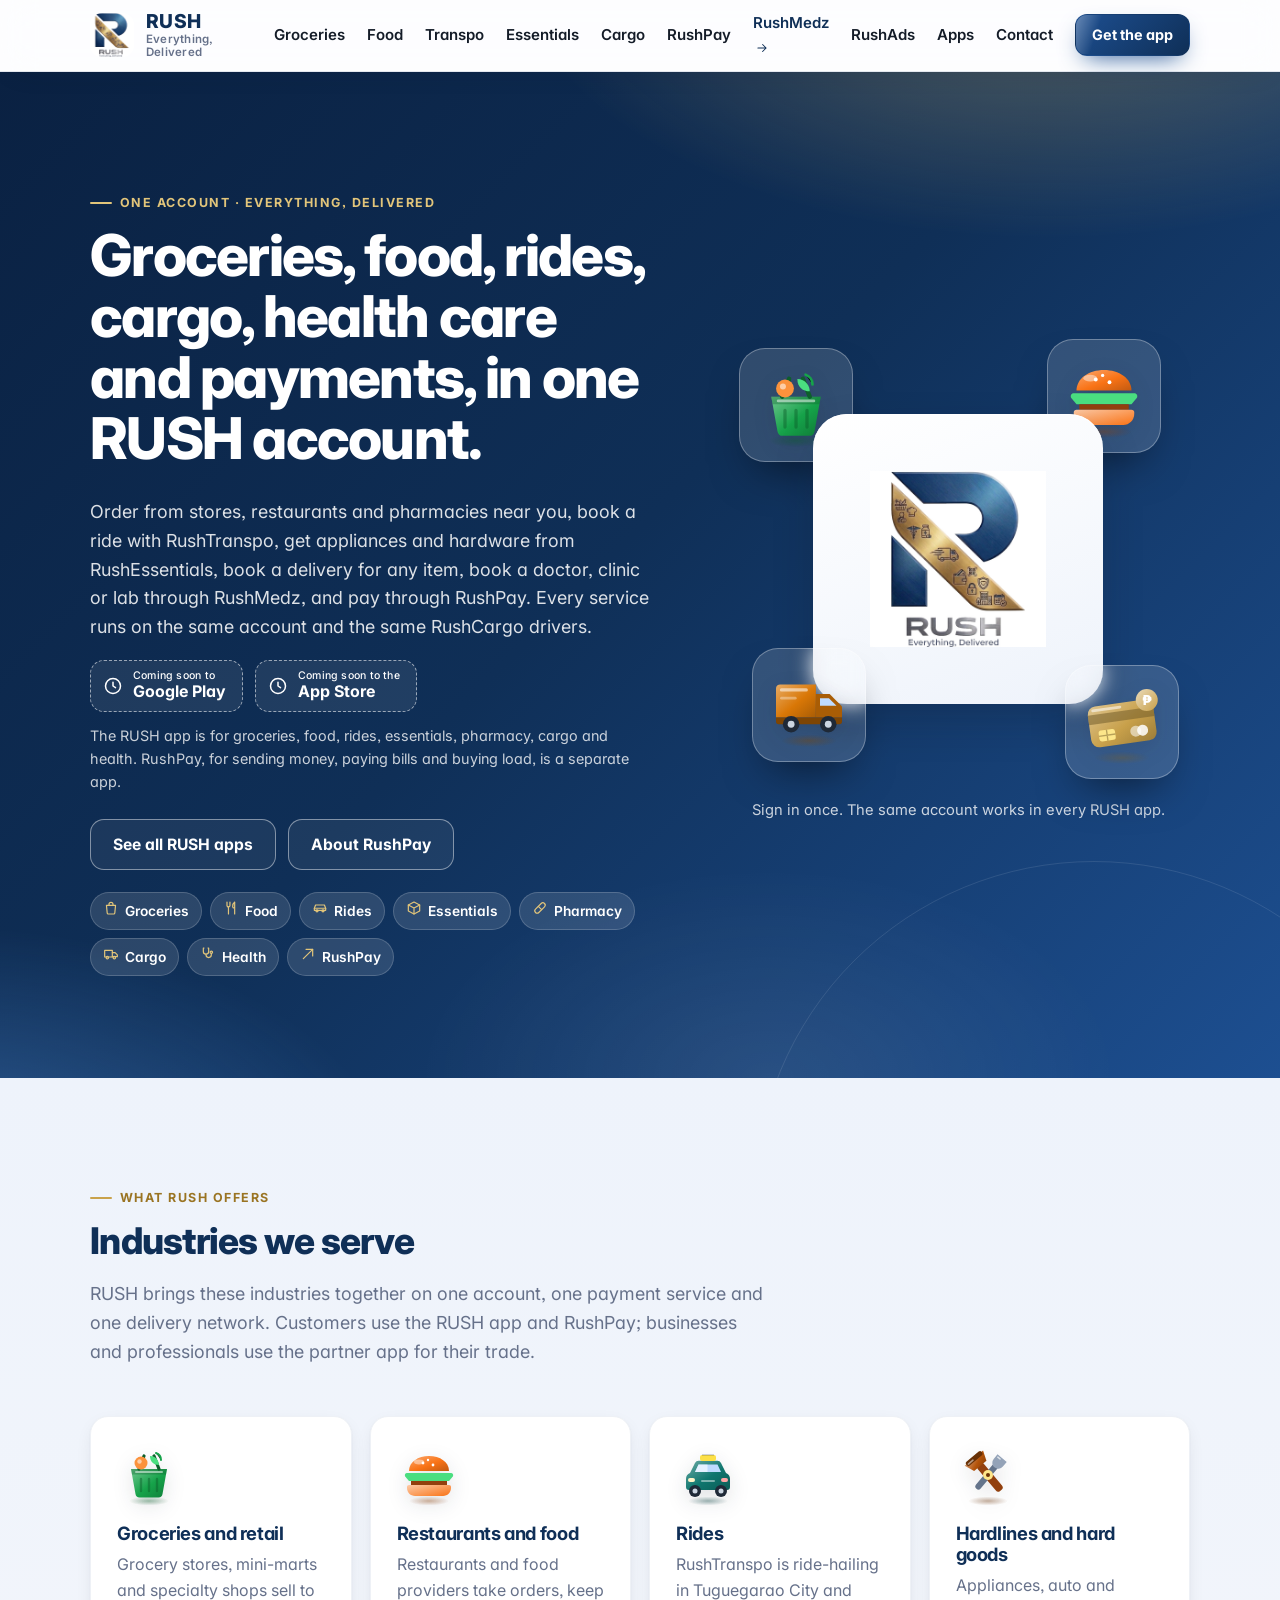
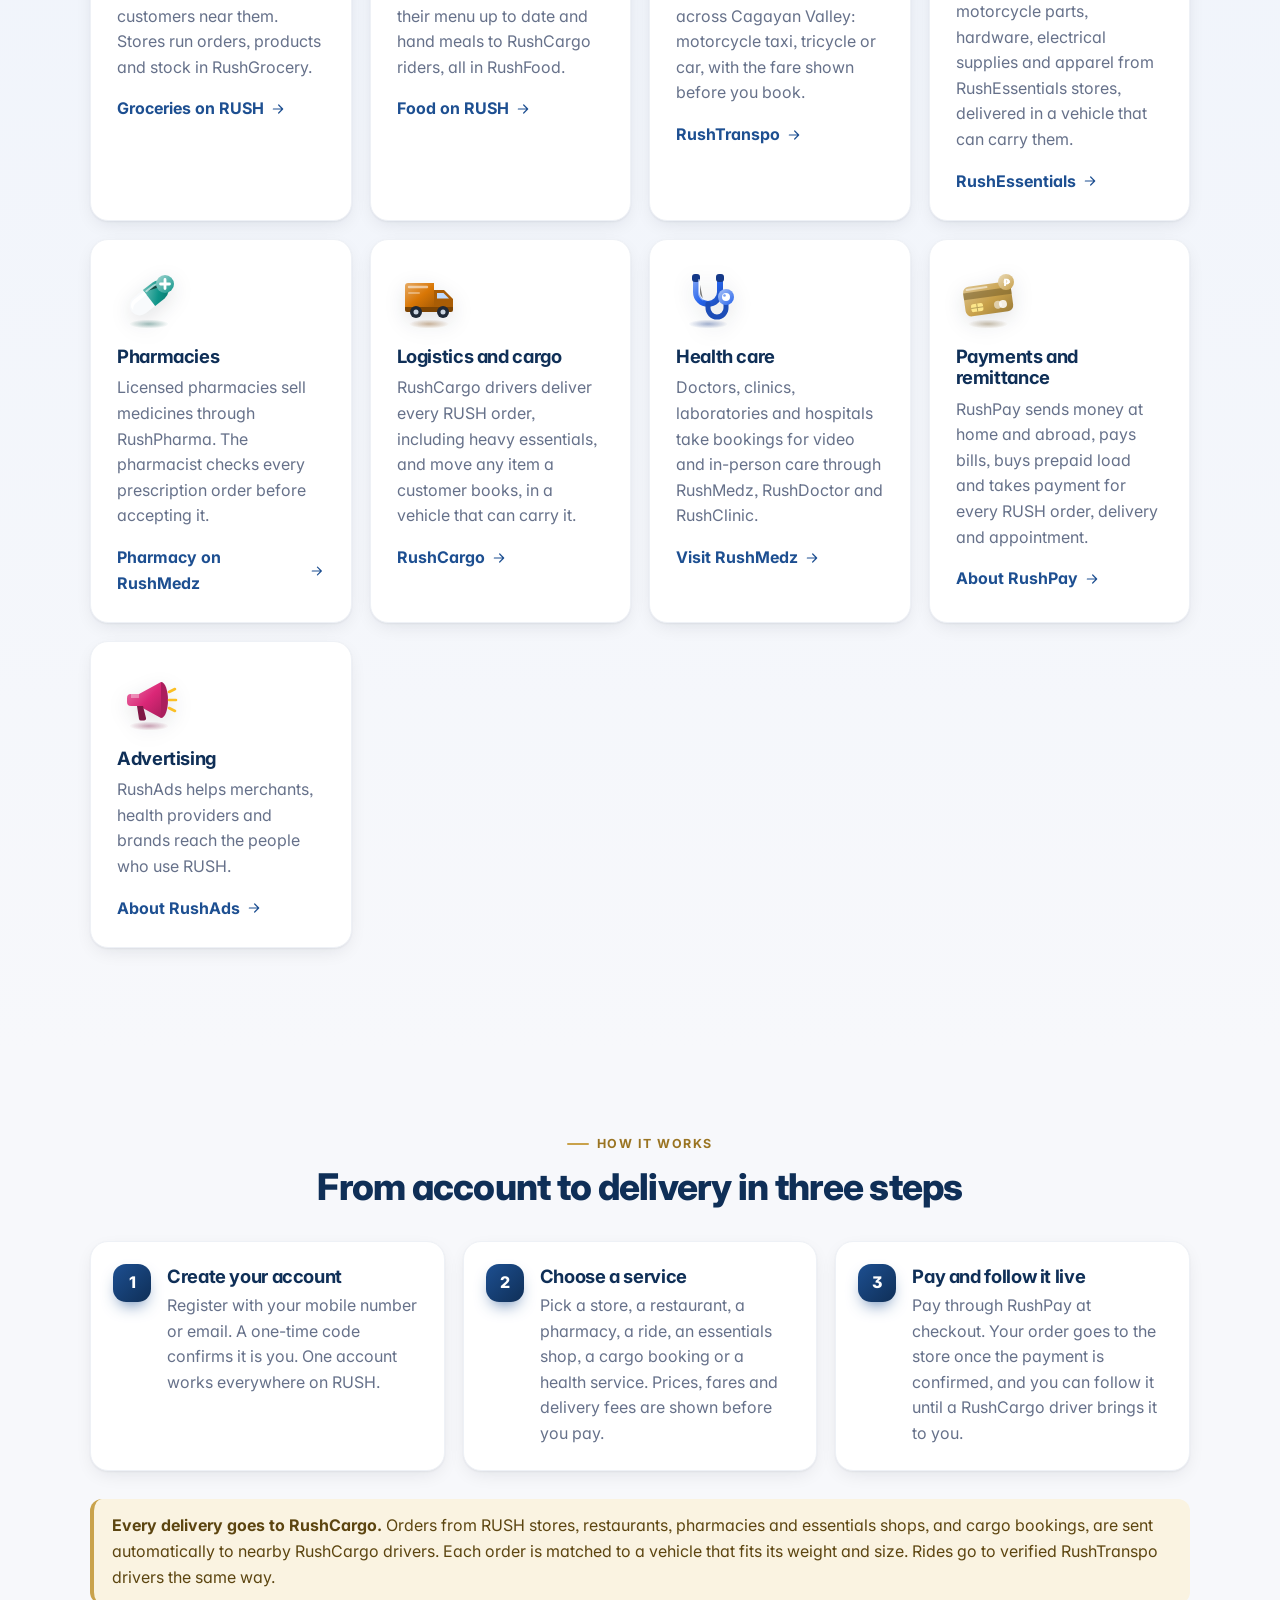
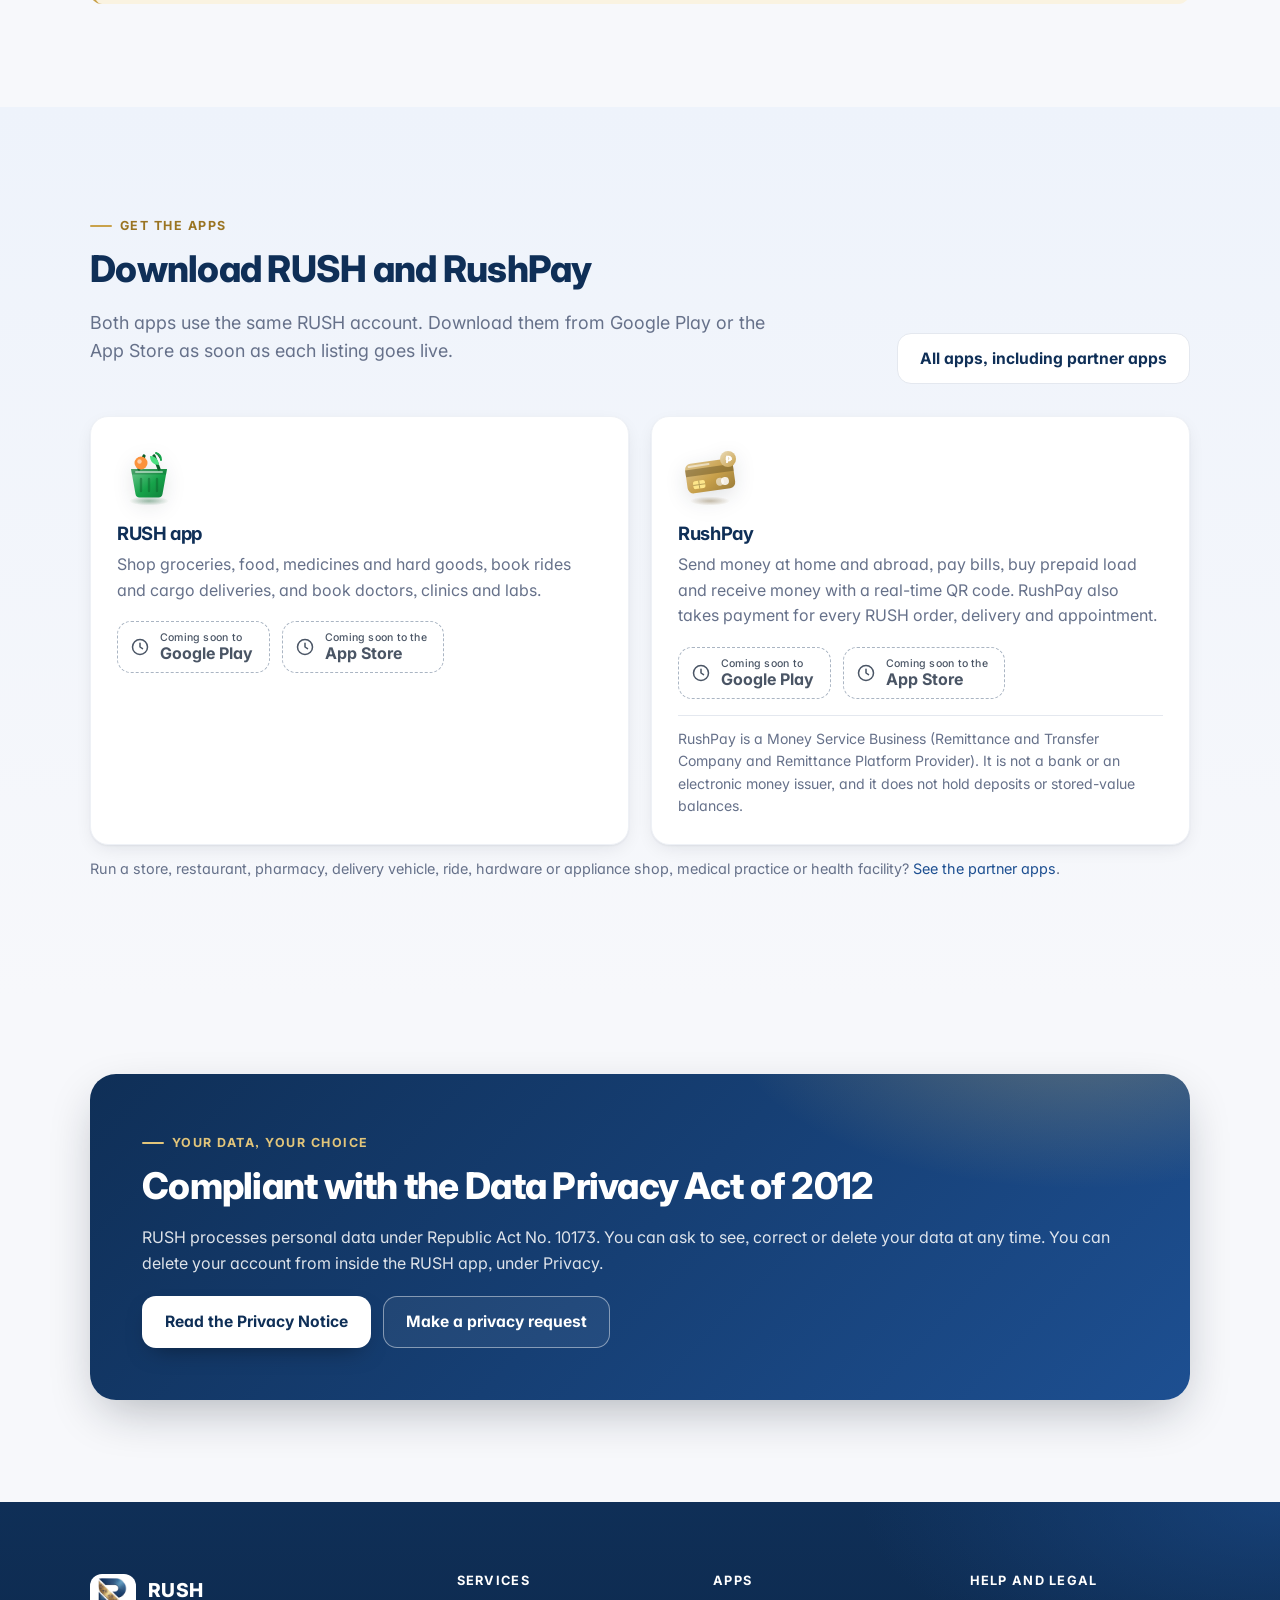
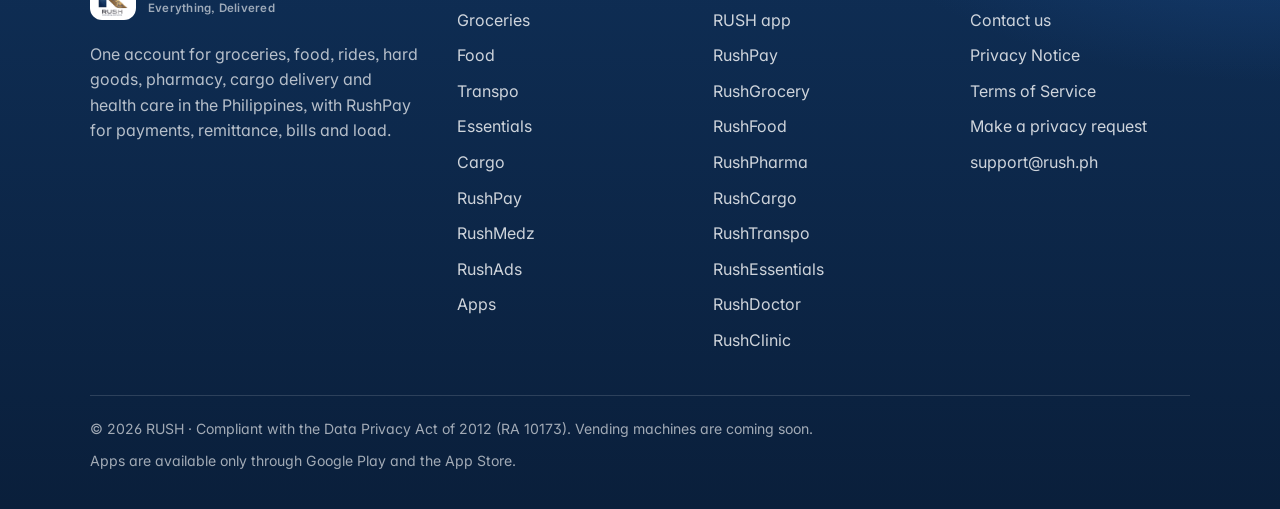
<file: index.html>
<!doctype html>
<html lang="en">
<head>
  <meta charset="utf-8">
  <meta name="viewport" content="width=device-width, initial-scale=1, viewport-fit=cover">
  <meta name="theme-color" content="#1d4f91">
  <meta name="description" content="RUSH is one account for groceries, food, rides, hard goods, pharmacy, cargo delivery and health care in the Philippines, with RushPay for payments, remittance, bills and load.">
  <title>RUSH · Everything, Delivered</title>
  <link rel="icon" href="assets/favicon.png">
  <link rel="apple-touch-icon" href="assets/icon-192.png">
  <meta property="og:type" content="website">
  <meta property="og:site_name" content="RUSH">
  <meta property="og:title" content="RUSH · Everything, Delivered">
  <meta property="og:description" content="One account for groceries, food, rides, hard goods, pharmacy, cargo delivery and health care in the Philippines, with RushPay for payments, remittance, bills and load.">
  <meta property="og:url" content="https://ubms1.github.io/RUSHgroup.com/">
  <meta property="og:image" content="https://ubms1.github.io/RUSHgroup.com/assets/rush-logo.png">
  <meta property="og:image:alt" content="RUSH logo">
  <meta name="twitter:card" content="summary">
  <link rel="preconnect" href="https://fonts.googleapis.com">
  <link rel="preconnect" href="https://fonts.gstatic.com" crossorigin>
  <link rel="stylesheet" href="https://fonts.googleapis.com/css2?family=Inter:wght@400;500;600;700;800&display=swap" media="print" onload="this.media='all'">
  <noscript><link rel="stylesheet" href="https://fonts.googleapis.com/css2?family=Inter:wght@400;500;600;700;800&display=swap"></noscript>
  <link rel="stylesheet" href="site.css">
</head>
<body data-page="home">
  <a class="skip" href="#main">Skip to content</a>
  <header class="site-head" data-site-head></header>

  <main id="main">
    <section class="hero" aria-labelledby="hero-title">
      <div class="wrap">
        <div>
          <p class="eyebrow">One account · Everything, delivered</p>
          <h1 id="hero-title">Groceries, food, rides, cargo, health care and payments, in one RUSH account.</h1>
          <p class="lead">Order from stores, restaurants and pharmacies near you, book a ride with RushTranspo, get appliances and hardware from RushEssentials, book a delivery for any item, book a doctor, clinic or lab through RushMedz, and pay through RushPay. Every service runs on the same account and the same RushCargo drivers.</p>
          <div data-store-badges="app" aria-label="Download the RUSH app"></div>
          <p class="note">The RUSH app is for groceries, food, rides, essentials, pharmacy, cargo and health. RushPay, for sending money, paying bills and buying load, is a separate app.</p>
          <div class="btn-row">
            <a class="btn btn-outline-light" href="apps.html">See all RUSH apps</a>
            <a class="btn btn-outline-light" href="pay.html">About RushPay</a>
          </div>
          <div class="chips" aria-label="Services on RUSH">
            <span class="chip"><span data-icon="bag" data-size="16"></span>Groceries</span>
            <span class="chip"><span data-icon="food" data-size="16"></span>Food</span>
            <span class="chip"><span data-icon="car" data-size="16"></span>Rides</span>
            <span class="chip"><span data-icon="box" data-size="16"></span>Essentials</span>
            <span class="chip"><span data-icon="pill" data-size="16"></span>Pharmacy</span>
            <span class="chip"><span data-icon="truck" data-size="16"></span>Cargo</span>
            <span class="chip"><span data-icon="doctor" data-size="16"></span>Health</span>
            <span class="chip"><span data-icon="send" data-size="16"></span>RushPay</span>
          </div>
        </div>
        <div class="hero-side">
          <div class="hero-art" aria-hidden="true">
            <span class="float-tile t1"><span data-tile="grocery" data-size="88"></span></span>
            <span class="float-tile t2"><span data-tile="food" data-size="88"></span></span>
            <div class="hero-logo"><img src="assets/rush-logo.png" alt="" width="300" height="300" decoding="async" fetchpriority="high"></div>
            <span class="float-tile t3"><span data-tile="truck" data-size="88"></span></span>
            <span class="float-tile t4"><span data-tile="pay" data-size="88"></span></span>
          </div>
          <p class="hero-caption">Sign in once. The same account works in every RUSH app.</p>
        </div>
      </div>
    </section>

    <section class="section" aria-labelledby="stats-title">
      <div class="wrap">
        <div class="head-row">
          <div>
            <p class="eyebrow">Live on the platform</p>
            <h2 id="stats-title">The RUSH network today</h2>
          </div>
        </div>
        <div class="stats">
          <div class="stat"><div class="n" data-stat="merchants">…</div><div class="l">Grocery and pharmacy stores</div></div>
          <div class="stat"><div class="n" data-stat="restaurants">…</div><div class="l">Restaurants</div></div>
          <div class="stat"><div class="n" data-stat="drivers">…</div><div class="l">Approved RushCargo drivers</div></div>
          <div class="stat"><div class="n" data-stat="doctors">…</div><div class="l">Approved doctors</div></div>
          <div class="stat"><div class="n" data-stat="facilities">…</div><div class="l">Clinics, labs and hospitals</div></div>
          <div class="stat"><div class="n" data-stat="deliveries_completed">…</div><div class="l">Deliveries completed</div></div>
        </div>
        <p class="note" data-stats-note>Loading the latest figures…</p>
      </div>
    </section>

    <section class="section tint" aria-labelledby="industries-title">
      <div class="wrap">
        <div class="head-row">
          <div>
            <p class="eyebrow">What RUSH offers</p>
            <h2 id="industries-title">Industries we serve</h2>
            <p class="lead">RUSH brings these industries together on one account, one payment service and one delivery network. Customers use the RUSH app and RushPay; businesses and professionals use the partner app for their trade.</p>
          </div>
        </div>
        <div class="grid" data-industries=""></div>
      </div>
    </section>

    <section class="section" aria-labelledby="how-title">
      <div class="wrap">
        <div class="center">
          <p class="eyebrow">How it works</p>
          <h2 id="how-title">From account to delivery in three steps</h2>
        </div>
        <ol class="steps" style="margin-top:32px">
          <li>
            <h3>Create your account</h3>
            <p>Register with your mobile number or email. A one-time code confirms it is you. One account works everywhere on RUSH.</p>
          </li>
          <li>
            <h3>Choose a service</h3>
            <p>Pick a store, a restaurant, a pharmacy, a ride, an essentials shop, a cargo booking or a health service. Prices, fares and delivery fees are shown before you pay.</p>
          </li>
          <li>
            <h3>Pay and follow it live</h3>
            <p>Pay through RushPay at checkout. Your order goes to the store once the payment is confirmed, and you can follow it until a RushCargo driver brings it to you.</p>
          </li>
        </ol>
        <div class="callout" style="margin-top:28px">
          <strong>Every delivery goes to RushCargo.</strong> Orders from RUSH stores, restaurants, pharmacies and essentials shops, and cargo bookings, are sent automatically to nearby RushCargo drivers. Each order is matched to a vehicle that fits its weight and size. Rides go to verified RushTranspo drivers the same way.
        </div>
      </div>
    </section>

    <section class="section tint" aria-labelledby="apps-title">
      <div class="wrap">
        <div class="head-row">
          <div>
            <p class="eyebrow">Get the apps</p>
            <h2 id="apps-title">Download RUSH and RushPay</h2>
            <p class="lead">Both apps use the same RUSH account. Download them from Google Play or the App Store as soon as each listing goes live.</p>
          </div>
          <a class="btn btn-ghost" href="apps.html">All apps, including partner apps</a>
        </div>
        <div class="grid-2">
          <article class="card">
            <span data-tile="grocery" data-size="64"></span>
            <h3>RUSH app</h3>
            <p>Shop groceries, food, medicines and hard goods, book rides and cargo deliveries, and book doctors, clinics and labs.</p>
            <div data-store-badges="app"></div>
          </article>
          <article class="card">
            <span data-tile="pay" data-size="64"></span>
            <h3>RushPay</h3>
            <p>Send money at home and abroad, pay bills, buy prepaid load and receive money with a real-time QR code. RushPay also takes payment for every RUSH order, delivery and appointment.</p>
            <div data-store-badges="pay"></div>
            <p class="statement">RushPay is a Money Service Business (Remittance and Transfer Company and Remittance Platform Provider). It is not a bank or an electronic money issuer, and it does not hold deposits or stored-value balances.</p>
          </article>
        </div>
        <p class="note">Run a store, restaurant, pharmacy, delivery vehicle, ride, hardware or appliance shop, medical practice or health facility? <a href="apps.html#partners">See the partner apps</a>.</p>
      </div>
    </section>

    <section class="section" aria-labelledby="privacy-title">
      <div class="wrap">
        <div class="panel">
          <p class="eyebrow">Your data, your choice</p>
          <h2 id="privacy-title">Compliant with the Data Privacy Act of 2012</h2>
          <p>RUSH processes personal data under Republic Act No. 10173. You can ask to see, correct or delete your data at any time. You can delete your account from inside the RUSH app, under Privacy.</p>
          <div class="btn-row">
            <a class="btn btn-light" href="privacy.html">Read the Privacy Notice</a>
            <a class="btn btn-outline-light" href="privacy.html#request">Make a privacy request</a>
          </div>
        </div>
      </div>
    </section>
  </main>

  <footer class="site-foot" data-site-foot></footer>
  <script src="config.js"></script>
  <script src="assets/rush-icons.js"></script>
  <script src="site.js"></script>
</body>
</html>
</file>
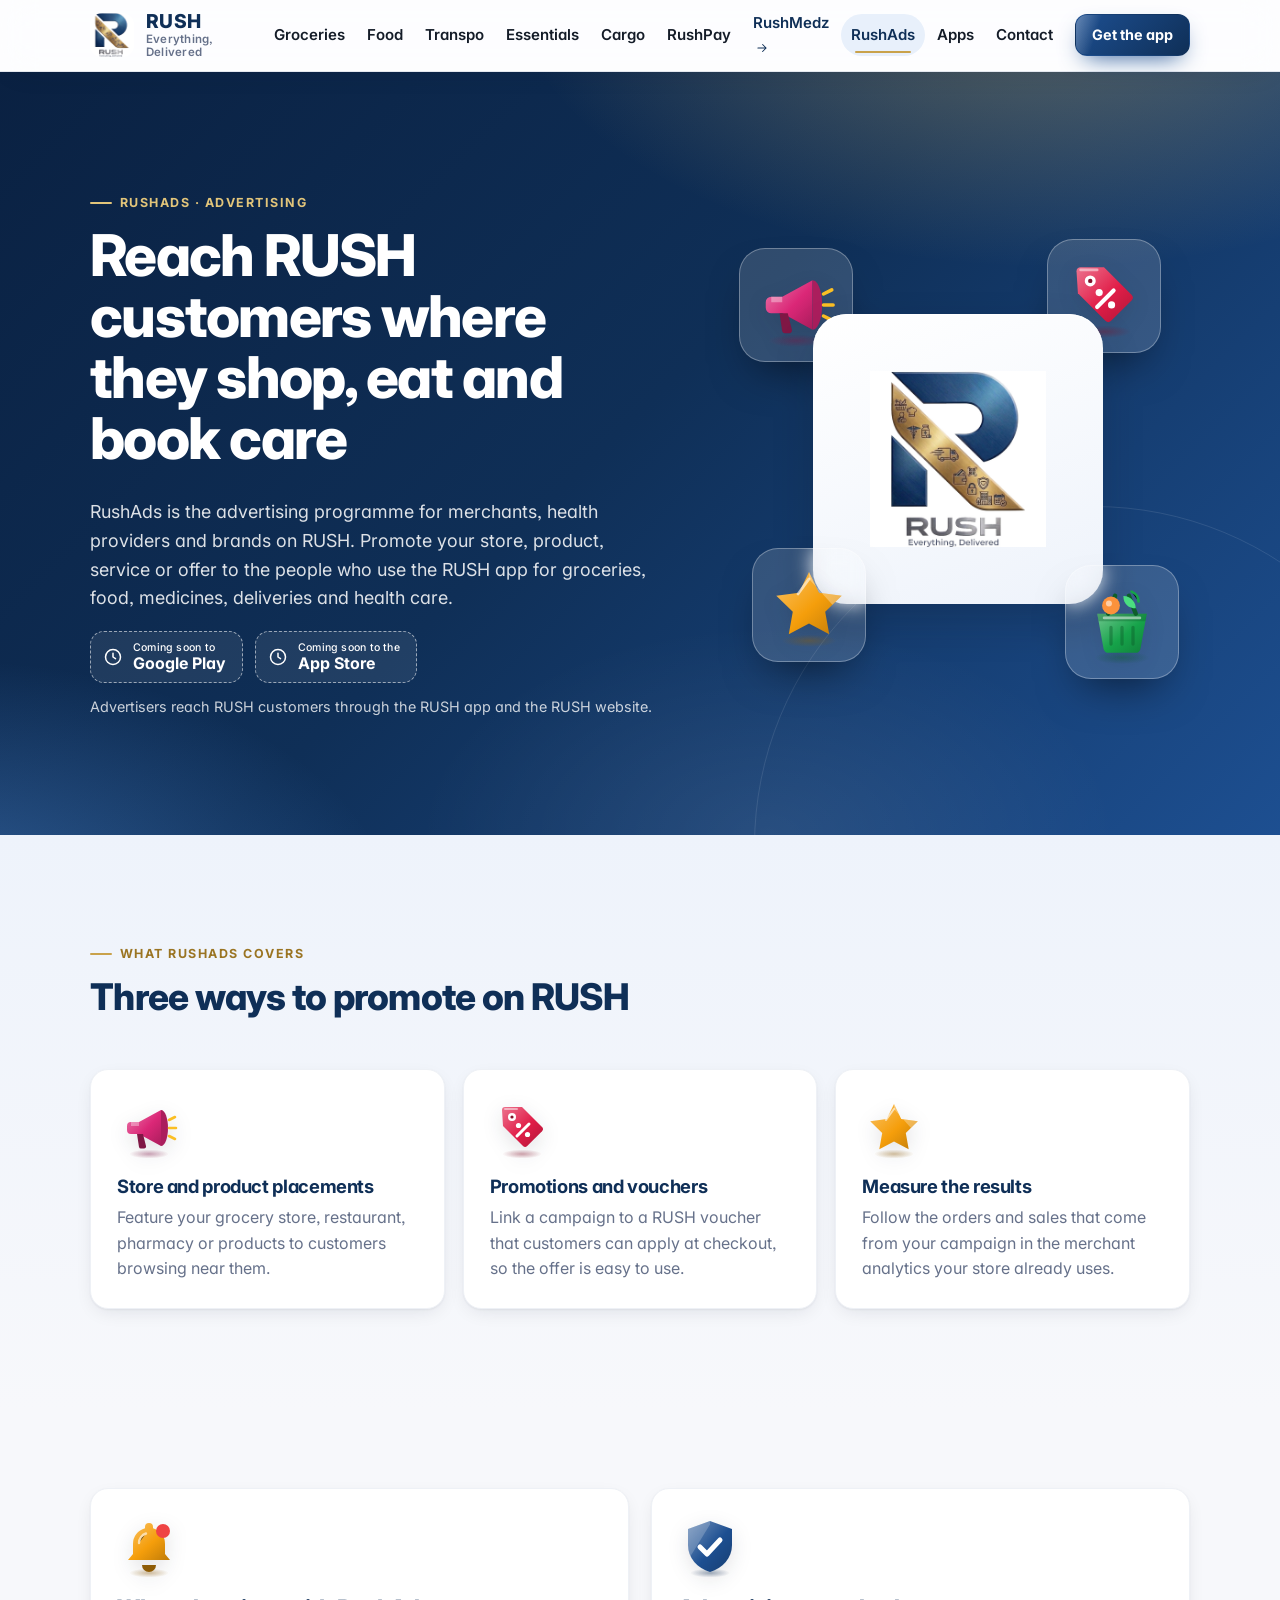
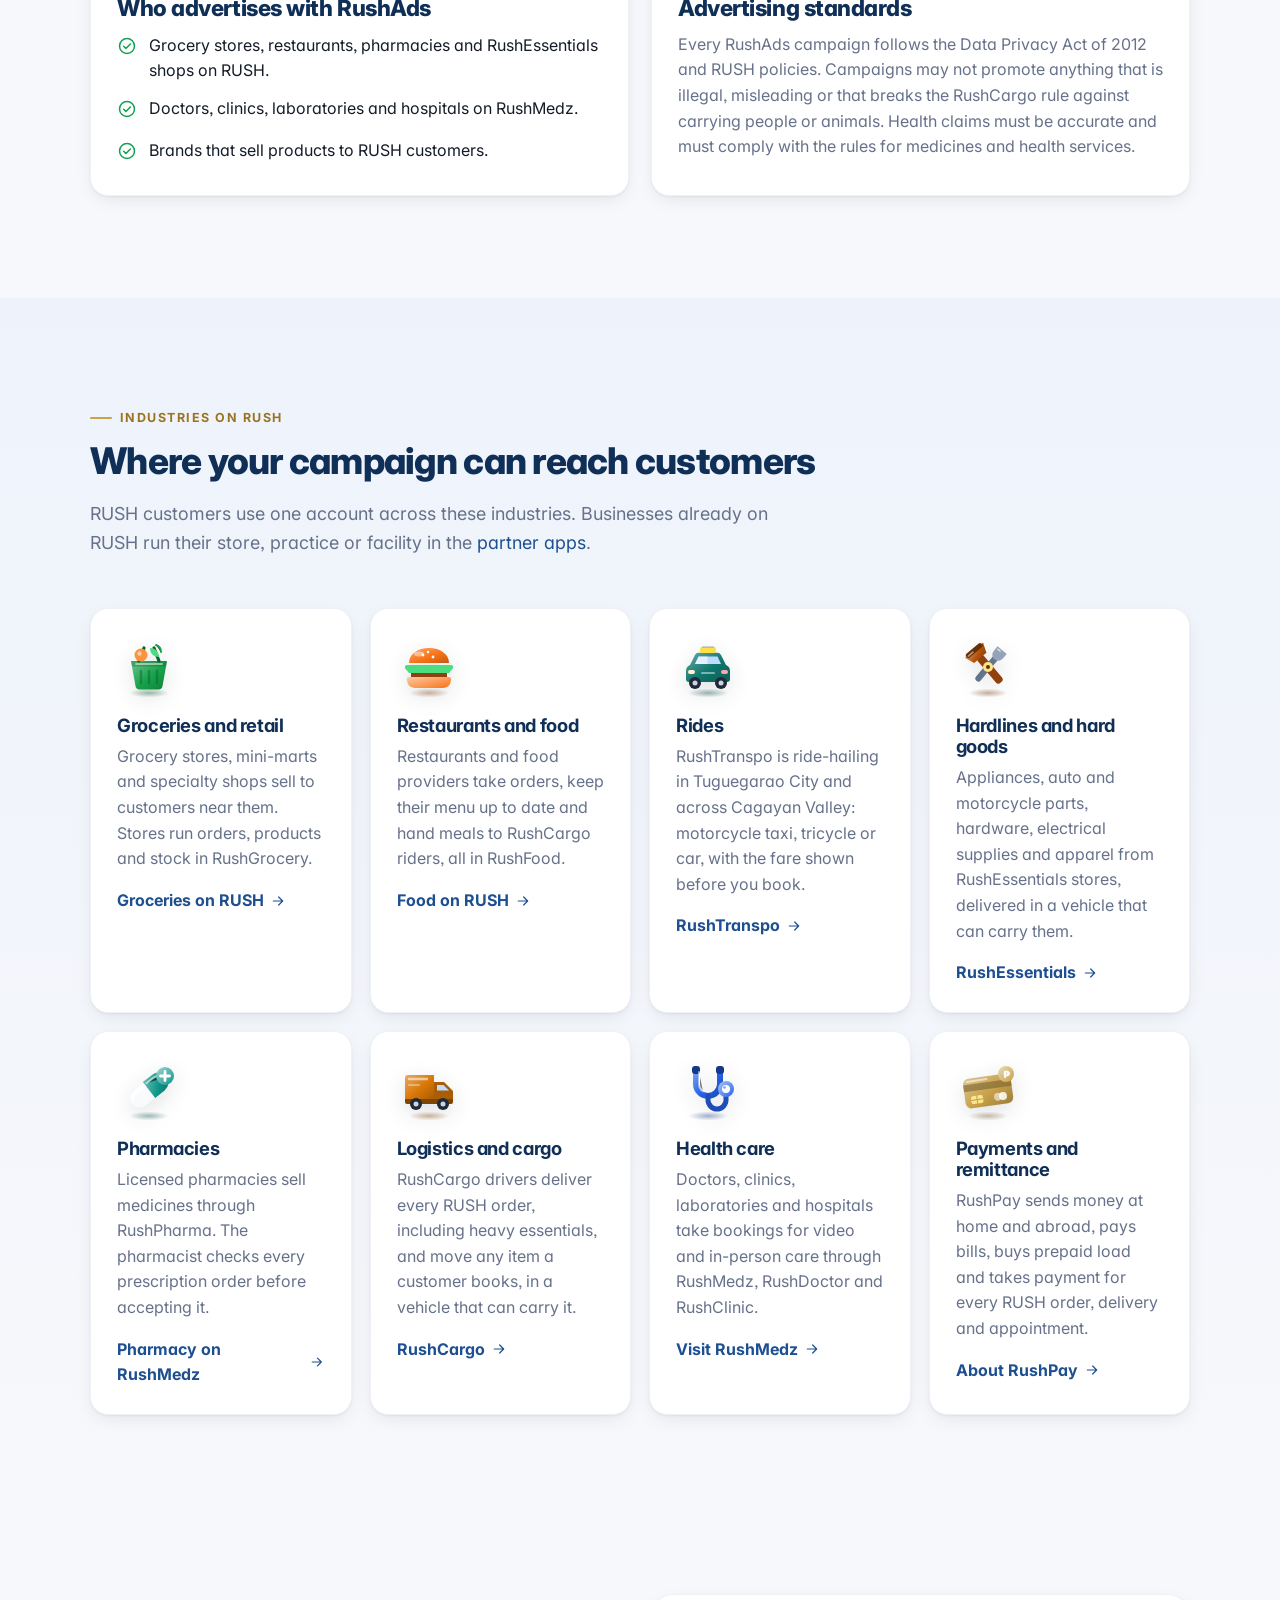
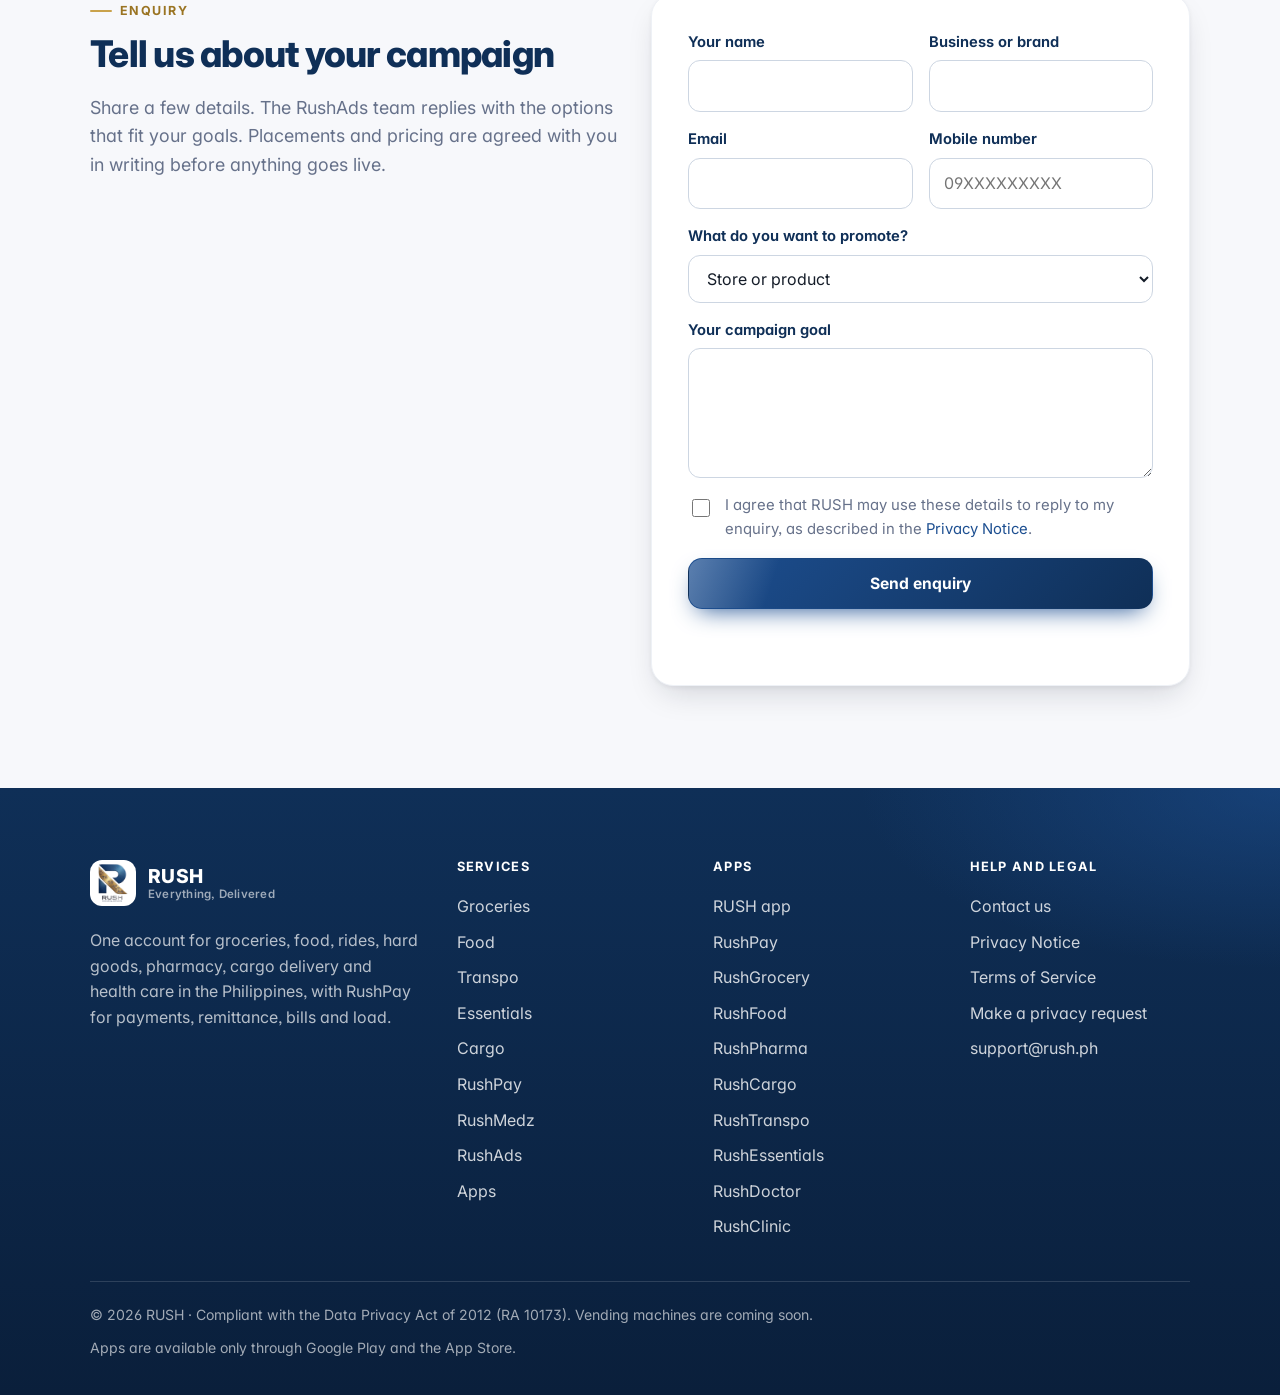
<file: ads.html>
<!doctype html>
<html lang="en">
<head>
  <meta charset="utf-8">
  <meta name="viewport" content="width=device-width, initial-scale=1, viewport-fit=cover">
  <meta name="theme-color" content="#1d4f91">
  <meta name="description" content="RushAds helps merchants and brands reach RUSH customers. Send an enquiry and the RUSH team will reply.">
  <title>RushAds · RUSH</title>
  <link rel="icon" href="assets/favicon.png">
  <link rel="apple-touch-icon" href="assets/icon-192.png">
  <meta property="og:type" content="website">
  <meta property="og:site_name" content="RUSH">
  <meta property="og:title" content="RushAds · RUSH">
  <meta property="og:description" content="RushAds helps merchants and brands reach RUSH customers. Send an enquiry and the RUSH team will reply.">
  <meta property="og:url" content="https://ubms1.github.io/RUSHgroup.com/ads.html">
  <meta property="og:image" content="https://ubms1.github.io/RUSHgroup.com/assets/rush-logo.png">
  <meta property="og:image:alt" content="RUSH logo">
  <meta name="twitter:card" content="summary">
  <link rel="preconnect" href="https://fonts.googleapis.com">
  <link rel="preconnect" href="https://fonts.gstatic.com" crossorigin>
  <link rel="stylesheet" href="https://fonts.googleapis.com/css2?family=Inter:wght@400;500;600;700;800&display=swap" media="print" onload="this.media='all'">
  <noscript><link rel="stylesheet" href="https://fonts.googleapis.com/css2?family=Inter:wght@400;500;600;700;800&display=swap"></noscript>
  <link rel="stylesheet" href="site.css">
</head>
<body data-page="ads">
  <a class="skip" href="#main">Skip to content</a>
  <header class="site-head" data-site-head></header>

  <main id="main">
    <section class="hero" aria-labelledby="page-title">
      <div class="wrap">
        <div>
          <p class="eyebrow">RushAds · Advertising</p>
          <h1 id="page-title">Reach RUSH customers where they shop, eat and book care</h1>
          <p class="lead">RushAds is the advertising programme for merchants, health providers and brands on RUSH. Promote your store, product, service or offer to the people who use the RUSH app for groceries, food, medicines, deliveries and health care.</p>
          <div data-store-badges="app" aria-label="Download the RUSH app"></div>
          <p class="note">Advertisers reach RUSH customers through the RUSH app and the RUSH website.</p>
        </div>
        <div class="hero-art" aria-hidden="true">
          <span class="float-tile t1"><span data-tile="ads" data-size="88"></span></span>
          <span class="float-tile t2"><span data-tile="promo" data-size="88"></span></span>
          <div class="hero-logo"><img src="assets/rush-logo.png" alt="" width="300" height="300" decoding="async" fetchpriority="high"></div>
          <span class="float-tile t3"><span data-tile="star" data-size="88"></span></span>
          <span class="float-tile t4"><span data-tile="grocery" data-size="88"></span></span>
        </div>
      </div>
    </section>

    <section class="section tint" aria-labelledby="offer-title">
      <div class="wrap">
        <div class="head-row">
          <div>
            <p class="eyebrow">What RushAds covers</p>
            <h2 id="offer-title">Three ways to promote on RUSH</h2>
          </div>
        </div>
        <div class="grid">
          <article class="card">
            <span data-tile="ads" data-size="64"></span>
            <h3>Store and product placements</h3>
            <p>Feature your grocery store, restaurant, pharmacy or products to customers browsing near them.</p>
          </article>
          <article class="card">
            <span data-tile="promo" data-size="64"></span>
            <h3>Promotions and vouchers</h3>
            <p>Link a campaign to a RUSH voucher that customers can apply at checkout, so the offer is easy to use.</p>
          </article>
          <article class="card">
            <span data-tile="star" data-size="64"></span>
            <h3>Measure the results</h3>
            <p>Follow the orders and sales that come from your campaign in the merchant analytics your store already uses.</p>
          </article>
        </div>
      </div>
    </section>

    <section class="section" aria-labelledby="who-title">
      <div class="wrap grid-2">
        <div class="card">
          <span data-tile="bell" data-size="64"></span>
          <h2 id="who-title" style="font-size:1.4rem">Who advertises with RushAds</h2>
          <ul class="checks" style="margin-top:12px">
            <li><span data-icon="check-circle" data-size="20"></span>Grocery stores, restaurants, pharmacies and RushEssentials shops on RUSH.</li>
            <li><span data-icon="check-circle" data-size="20"></span>Doctors, clinics, laboratories and hospitals on RushMedz.</li>
            <li><span data-icon="check-circle" data-size="20"></span>Brands that sell products to RUSH customers.</li>
          </ul>
        </div>
        <div class="card">
          <span data-tile="shield" data-size="64"></span>
          <h2 style="font-size:1.4rem">Advertising standards</h2>
          <p>Every RushAds campaign follows the Data Privacy Act of 2012 and RUSH policies. Campaigns may not promote anything that is illegal, misleading or that breaks the RushCargo rule against carrying people or animals. Health claims must be accurate and must comply with the rules for medicines and health services.</p>
        </div>
      </div>
    </section>

    <section class="section tint" aria-labelledby="industries-title">
      <div class="wrap">
        <div class="head-row">
          <div>
            <p class="eyebrow">Industries on RUSH</p>
            <h2 id="industries-title">Where your campaign can reach customers</h2>
            <p class="lead">RUSH customers use one account across these industries. Businesses already on RUSH run their store, practice or facility in the <a href="apps.html#partners">partner apps</a>.</p>
          </div>
        </div>
        <div class="grid" data-industries="ads"></div>
      </div>
    </section>

    <section class="section" id="enquiry" aria-labelledby="enquiry-title">
      <div class="wrap grid-2">
        <div>
          <p class="eyebrow">Enquiry</p>
          <h2 id="enquiry-title">Tell us about your campaign</h2>
          <p class="lead">Share a few details. The RushAds team replies with the options that fit your goals. Placements and pricing are agreed with you in writing before anything goes live.</p>
        </div>
        <div class="form-card">
          <form class="form" data-form="inquiry" data-kind="partner">
            <div class="form-grid">
              <div class="field">
                <label for="ad-name">Your name</label>
                <input id="ad-name" name="name" type="text" autocomplete="name" minlength="2" maxlength="100" required>
              </div>
              <div class="field">
                <label for="ad-org">Business or brand</label>
                <input id="ad-org" name="organization" type="text" autocomplete="organization" maxlength="120">
              </div>
              <div class="field">
                <label for="ad-email">Email</label>
                <input id="ad-email" name="email" type="email" autocomplete="email" maxlength="160">
              </div>
              <div class="field">
                <label for="ad-phone">Mobile number</label>
                <input id="ad-phone" name="phone" type="tel" autocomplete="tel" inputmode="tel" placeholder="09XXXXXXXXX">
              </div>
            </div>
            <div class="field">
              <label for="ad-subject">What do you want to promote?</label>
              <select id="ad-subject" name="subject">
                <option value="RushAds enquiry: store or product">Store or product</option>
                <option value="RushAds enquiry: promotion or voucher">Promotion or voucher</option>
                <option value="RushAds enquiry: health service">Health service (RushMedz)</option>
                <option value="RushAds enquiry: other">Something else</option>
              </select>
            </div>
            <div class="field">
              <label for="ad-message">Your campaign goal</label>
              <textarea id="ad-message" name="message" minlength="5" maxlength="3000" required></textarea>
            </div>
            <input class="hp" type="text" name="website" tabindex="-1" autocomplete="off" aria-hidden="true">
            <label class="consent">
              <input type="checkbox" name="consent" required>
              <span>I agree that RUSH may use these details to reply to my enquiry, as described in the <a href="privacy.html">Privacy Notice</a>.</span>
            </label>
            <button class="btn btn-primary btn-block" type="submit">Send enquiry</button>
          </form>
          <p class="status" data-status role="status" aria-live="polite"></p>
        </div>
      </div>
    </section>
  </main>

  <footer class="site-foot" data-site-foot></footer>
  <script src="config.js"></script>
  <script src="assets/rush-icons.js"></script>
  <script src="site.js"></script>
</body>
</html>
</file>
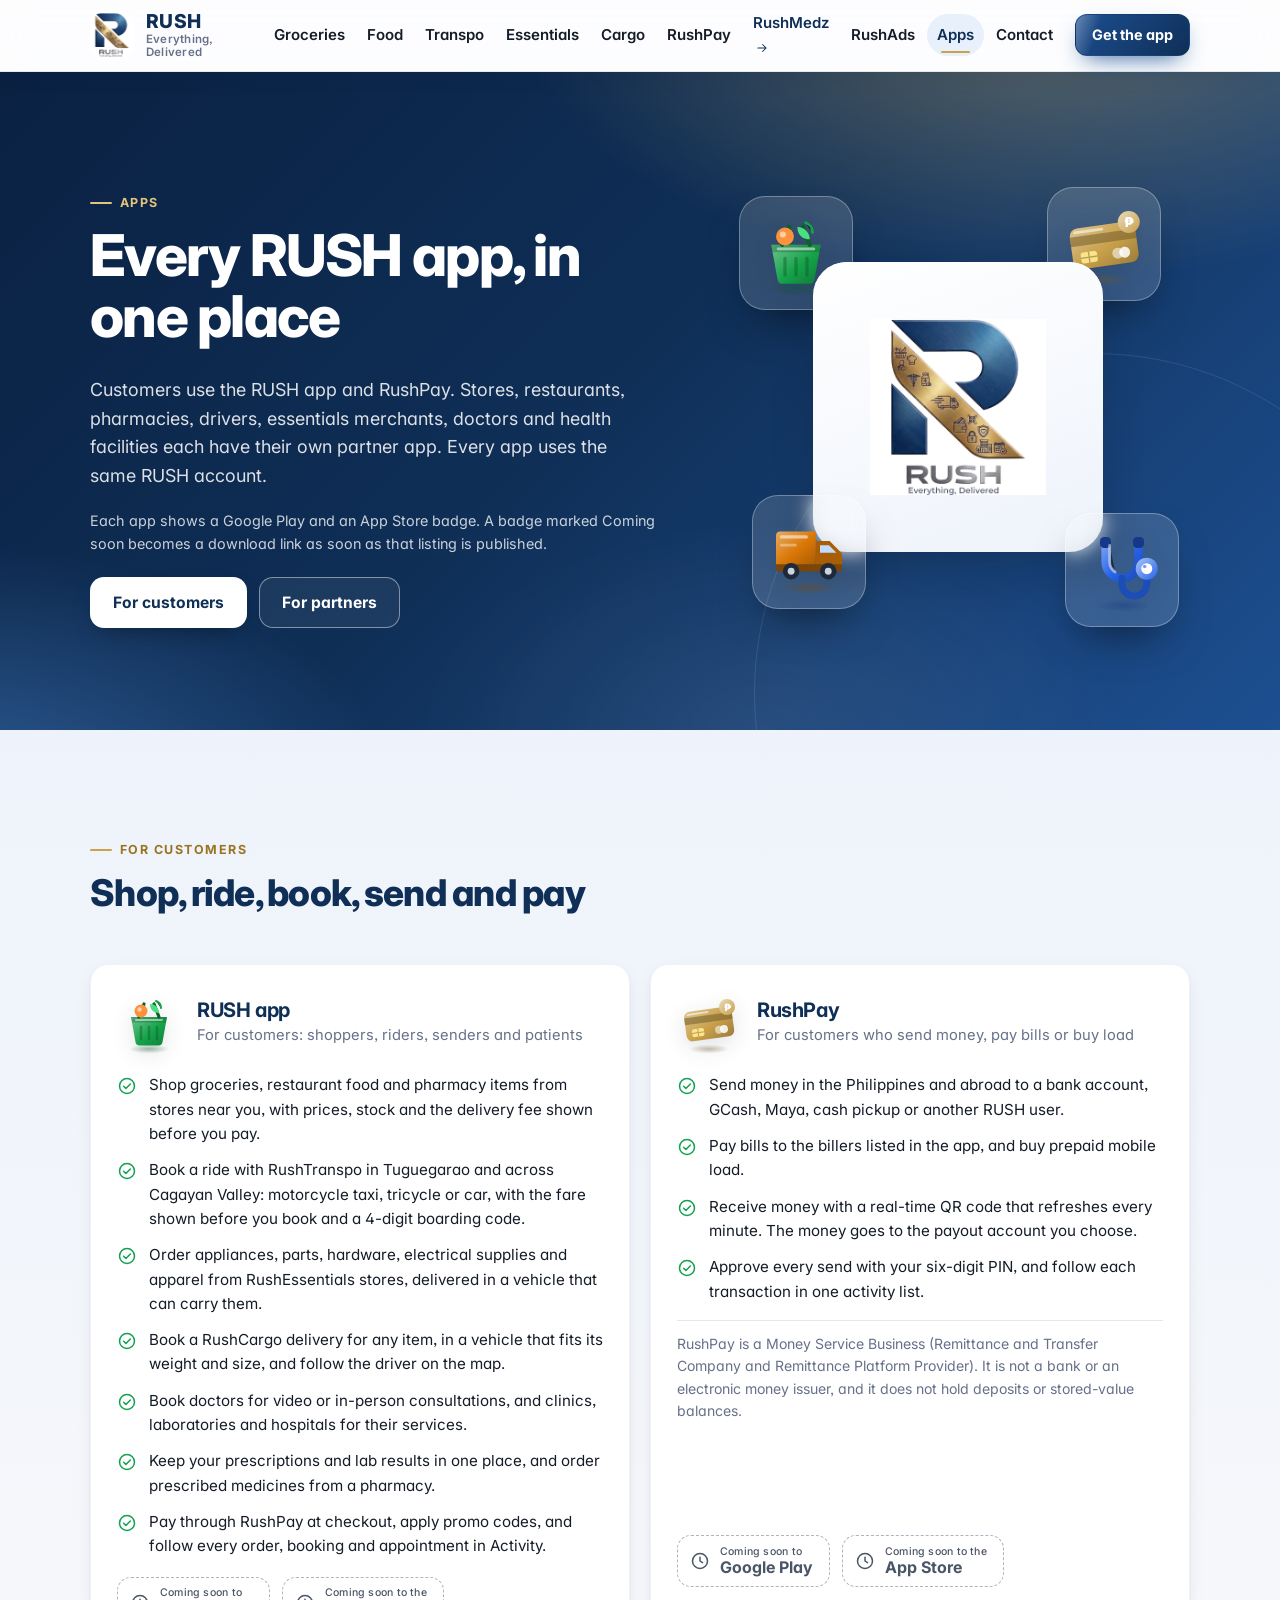
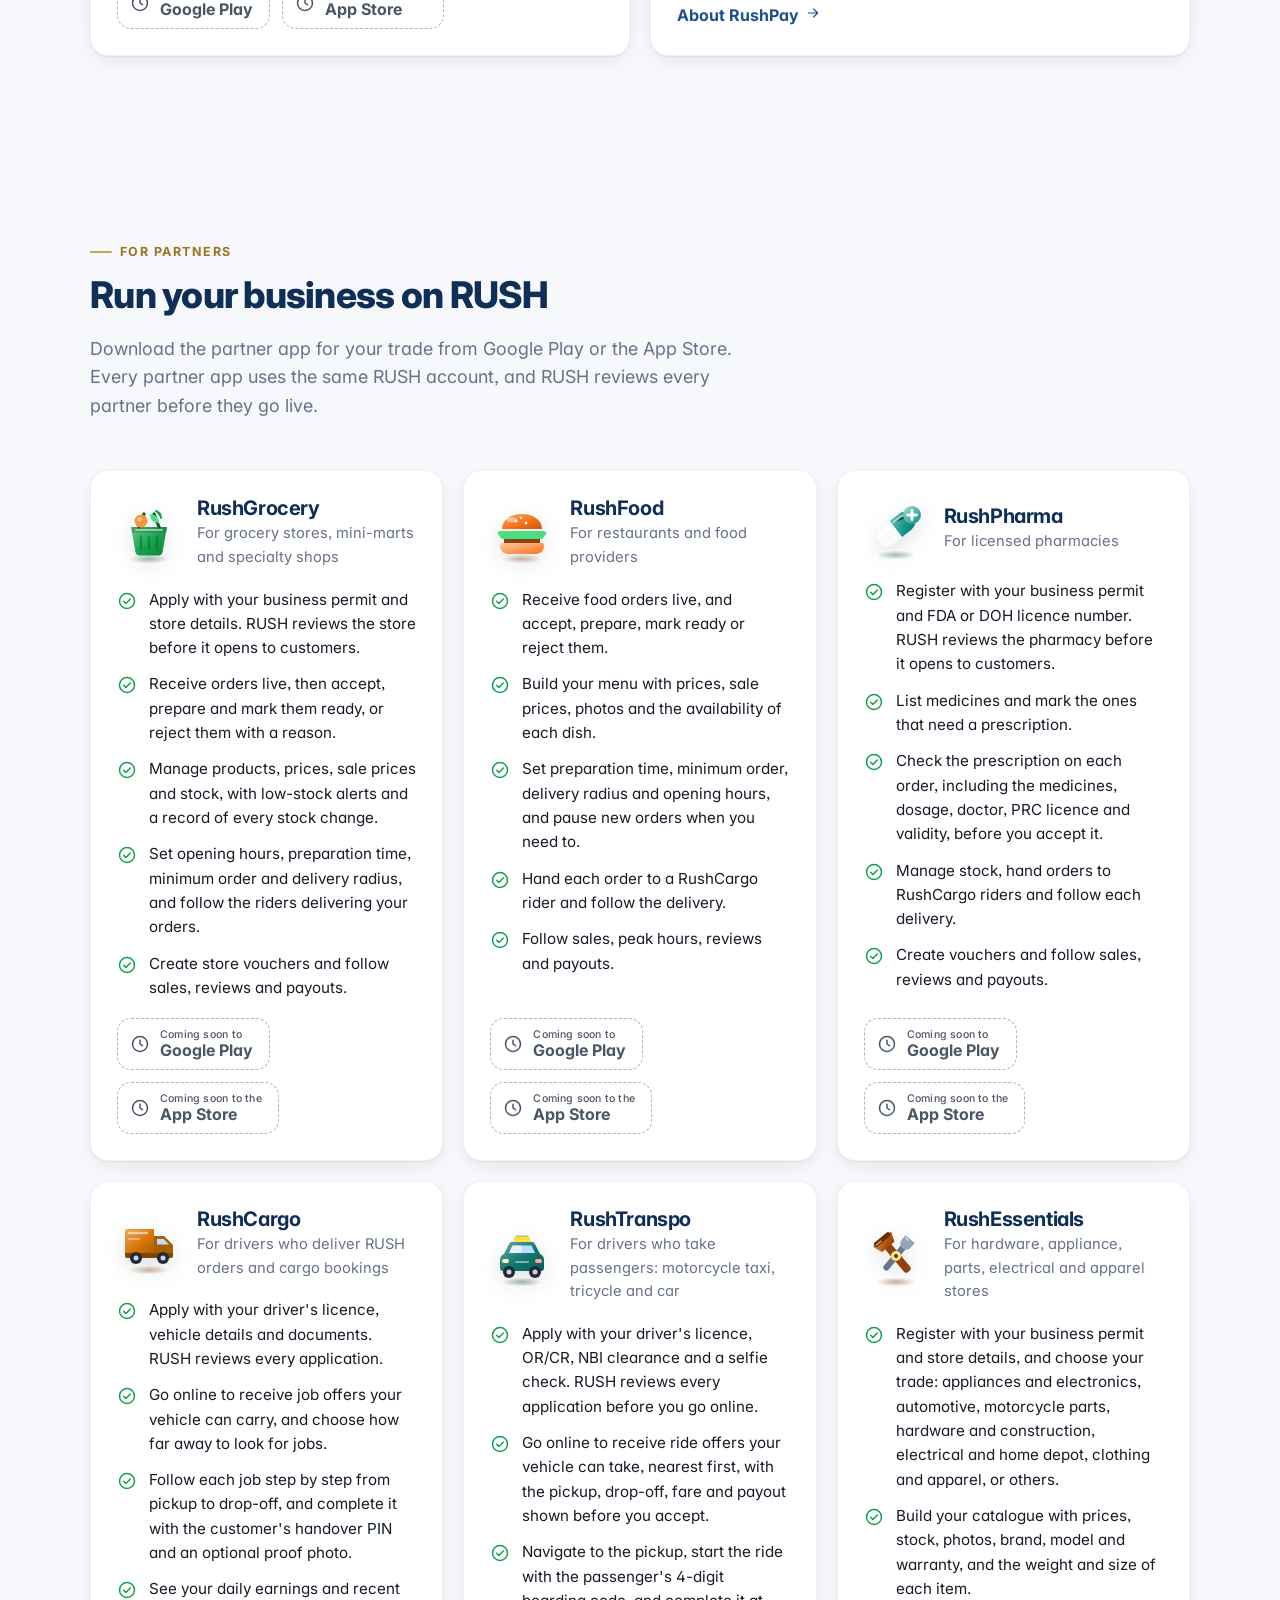
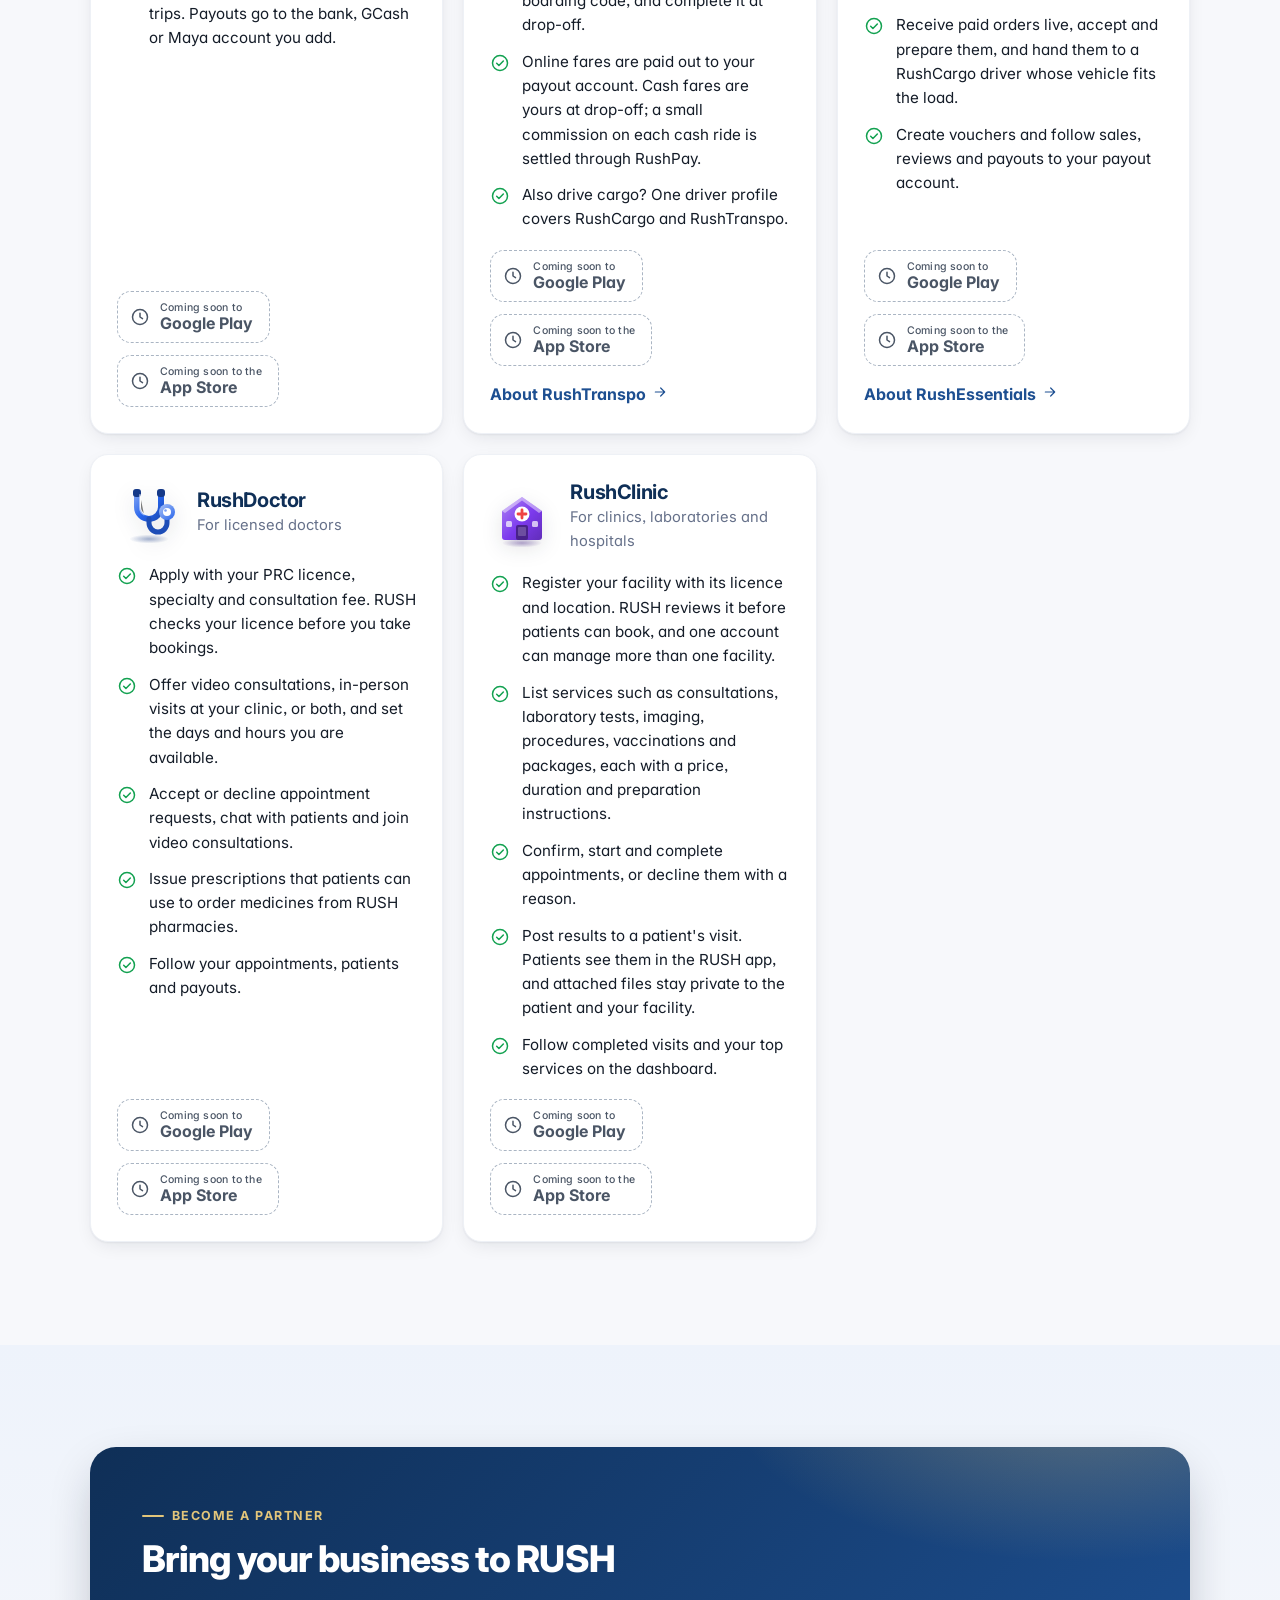
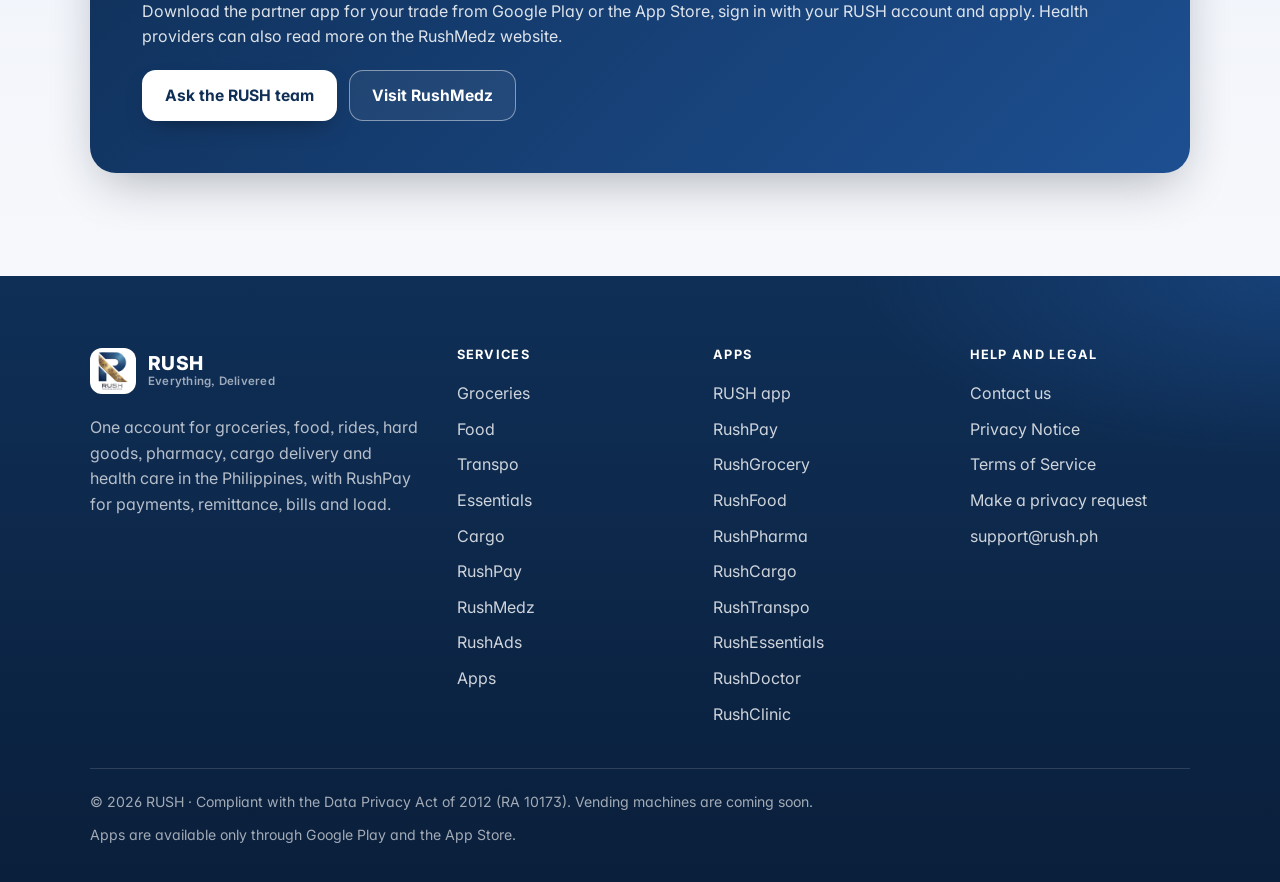
<file: apps.html>
<!doctype html>
<html lang="en">
<head>
  <meta charset="utf-8">
  <meta name="viewport" content="width=device-width, initial-scale=1, viewport-fit=cover">
  <meta name="theme-color" content="#1d4f91">
  <meta name="description" content="Every RUSH mobile app: the RUSH app and RushPay for customers, and RushGrocery, RushFood, RushPharma, RushCargo, RushTranspo, RushEssentials, RushDoctor and RushClinic for partners. Download from Google Play or the App Store.">
  <title>Apps · RUSH</title>
  <link rel="icon" href="assets/favicon.png">
  <link rel="apple-touch-icon" href="assets/icon-192.png">
  <meta property="og:type" content="website">
  <meta property="og:site_name" content="RUSH">
  <meta property="og:title" content="Apps · RUSH">
  <meta property="og:description" content="The RUSH app and RushPay for customers, and RushGrocery, RushFood, RushPharma, RushCargo, RushTranspo, RushEssentials, RushDoctor and RushClinic for partners.">
  <meta property="og:url" content="https://ubms1.github.io/RUSHgroup.com/apps.html">
  <meta property="og:image" content="https://ubms1.github.io/RUSHgroup.com/assets/rush-logo.png">
  <meta property="og:image:alt" content="RUSH logo">
  <meta name="twitter:card" content="summary">
  <link rel="preconnect" href="https://fonts.googleapis.com">
  <link rel="preconnect" href="https://fonts.gstatic.com" crossorigin>
  <link rel="stylesheet" href="https://fonts.googleapis.com/css2?family=Inter:wght@400;500;600;700;800&display=swap" media="print" onload="this.media='all'">
  <noscript><link rel="stylesheet" href="https://fonts.googleapis.com/css2?family=Inter:wght@400;500;600;700;800&display=swap"></noscript>
  <link rel="stylesheet" href="site.css">
</head>
<body data-page="apps">
  <a class="skip" href="#main">Skip to content</a>
  <header class="site-head" data-site-head></header>

  <main id="main">
    <section class="hero" aria-labelledby="page-title">
      <div class="wrap">
        <div>
          <p class="eyebrow">Apps</p>
          <h1 id="page-title">Every RUSH app, in one place</h1>
          <p class="lead">Customers use the RUSH app and RushPay. Stores, restaurants, pharmacies, drivers, essentials merchants, doctors and health facilities each have their own partner app. Every app uses the same RUSH account.</p>
          <p class="note">Each app shows a Google Play and an App Store badge. A badge marked Coming soon becomes a download link as soon as that listing is published.</p>
          <nav class="btn-row" style="margin-top:22px" aria-label="Jump to an app">
            <a class="btn btn-light" href="#customers">For customers</a>
            <a class="btn btn-outline-light" href="#partners">For partners</a>
          </nav>
        </div>
        <div class="hero-art" aria-hidden="true">
          <span class="float-tile t1"><span data-tile="grocery" data-size="88"></span></span>
          <span class="float-tile t2"><span data-tile="pay" data-size="88"></span></span>
          <div class="hero-logo"><img src="assets/rush-logo.png" alt="" width="300" height="300" decoding="async" fetchpriority="high"></div>
          <span class="float-tile t3"><span data-tile="truck" data-size="88"></span></span>
          <span class="float-tile t4"><span data-tile="doctor" data-size="88"></span></span>
        </div>
      </div>
    </section>

    <section class="section tint" id="customers" aria-labelledby="customers-title">
      <div class="wrap">
        <div class="head-row">
          <div>
            <p class="eyebrow">For customers</p>
            <h2 id="customers-title">Shop, ride, book, send and pay</h2>
          </div>
        </div>
        <div class="app-list">
          <article class="card app-entry" id="app" aria-labelledby="app-name">
            <div class="app-head">
              <span data-tile="grocery" data-size="64"></span>
              <div>
                <h3 id="app-name">RUSH app</h3>
                <p class="who">For customers: shoppers, riders, senders and patients</p>
              </div>
            </div>
            <ul class="checks">
              <li><span data-icon="check-circle" data-size="20"></span>Shop groceries, restaurant food and pharmacy items from stores near you, with prices, stock and the delivery fee shown before you pay.</li>
              <li><span data-icon="check-circle" data-size="20"></span>Book a ride with RushTranspo in Tuguegarao and across Cagayan Valley: motorcycle taxi, tricycle or car, with the fare shown before you book and a 4-digit boarding code.</li>
              <li><span data-icon="check-circle" data-size="20"></span>Order appliances, parts, hardware, electrical supplies and apparel from RushEssentials stores, delivered in a vehicle that can carry them.</li>
              <li><span data-icon="check-circle" data-size="20"></span>Book a RushCargo delivery for any item, in a vehicle that fits its weight and size, and follow the driver on the map.</li>
              <li><span data-icon="check-circle" data-size="20"></span>Book doctors for video or in-person consultations, and clinics, laboratories and hospitals for their services.</li>
              <li><span data-icon="check-circle" data-size="20"></span>Keep your prescriptions and lab results in one place, and order prescribed medicines from a pharmacy.</li>
              <li><span data-icon="check-circle" data-size="20"></span>Pay through RushPay at checkout, apply promo codes, and follow every order, booking and appointment in Activity.</li>
            </ul>
            <div data-store-badges="app" aria-label="Download the RUSH app"></div>
          </article>

          <article class="card app-entry" id="pay" aria-labelledby="pay-name">
            <div class="app-head">
              <span data-tile="pay" data-size="64"></span>
              <div>
                <h3 id="pay-name">RushPay</h3>
                <p class="who">For customers who send money, pay bills or buy load</p>
              </div>
            </div>
            <ul class="checks">
              <li><span data-icon="check-circle" data-size="20"></span>Send money in the Philippines and abroad to a bank account, GCash, Maya, cash pickup or another RUSH user.</li>
              <li><span data-icon="check-circle" data-size="20"></span>Pay bills to the billers listed in the app, and buy prepaid mobile load.</li>
              <li><span data-icon="check-circle" data-size="20"></span>Receive money with a real-time QR code that refreshes every minute. The money goes to the payout account you choose.</li>
              <li><span data-icon="check-circle" data-size="20"></span>Approve every send with your six-digit PIN, and follow each transaction in one activity list.</li>
            </ul>
            <p class="statement">RushPay is a Money Service Business (Remittance and Transfer Company and Remittance Platform Provider). It is not a bank or an electronic money issuer, and it does not hold deposits or stored-value balances.</p>
            <div data-store-badges="pay" aria-label="Download RushPay"></div>
            <a class="portal" href="pay.html">About RushPay <span data-icon="arrow-right" data-size="16"></span></a>
          </article>
        </div>
      </div>
    </section>

    <section class="section" id="partners" aria-labelledby="partners-title">
      <div class="wrap">
        <div class="head-row">
          <div>
            <p class="eyebrow">For partners</p>
            <h2 id="partners-title">Run your business on RUSH</h2>
            <p class="lead">Download the partner app for your trade from Google Play or the App Store. Every partner app uses the same RUSH account, and RUSH reviews every partner before they go live.</p>
          </div>
        </div>
        <div class="app-list">
          <article class="card app-entry" id="grocery" aria-labelledby="grocery-name">
            <div class="app-head">
              <span data-tile="grocery" data-size="64"></span>
              <div>
                <h3 id="grocery-name">RushGrocery</h3>
                <p class="who">For grocery stores, mini-marts and specialty shops</p>
              </div>
            </div>
            <ul class="checks">
              <li><span data-icon="check-circle" data-size="20"></span>Apply with your business permit and store details. RUSH reviews the store before it opens to customers.</li>
              <li><span data-icon="check-circle" data-size="20"></span>Receive orders live, then accept, prepare and mark them ready, or reject them with a reason.</li>
              <li><span data-icon="check-circle" data-size="20"></span>Manage products, prices, sale prices and stock, with low-stock alerts and a record of every stock change.</li>
              <li><span data-icon="check-circle" data-size="20"></span>Set opening hours, preparation time, minimum order and delivery radius, and follow the riders delivering your orders.</li>
              <li><span data-icon="check-circle" data-size="20"></span>Create store vouchers and follow sales, reviews and payouts.</li>
            </ul>
            <div data-store-badges="grocery" aria-label="Download RushGrocery"></div>
          </article>

          <article class="card app-entry" id="food" aria-labelledby="food-name">
            <div class="app-head">
              <span data-tile="food" data-size="64"></span>
              <div>
                <h3 id="food-name">RushFood</h3>
                <p class="who">For restaurants and food providers</p>
              </div>
            </div>
            <ul class="checks">
              <li><span data-icon="check-circle" data-size="20"></span>Receive food orders live, and accept, prepare, mark ready or reject them.</li>
              <li><span data-icon="check-circle" data-size="20"></span>Build your menu with prices, sale prices, photos and the availability of each dish.</li>
              <li><span data-icon="check-circle" data-size="20"></span>Set preparation time, minimum order, delivery radius and opening hours, and pause new orders when you need to.</li>
              <li><span data-icon="check-circle" data-size="20"></span>Hand each order to a RushCargo rider and follow the delivery.</li>
              <li><span data-icon="check-circle" data-size="20"></span>Follow sales, peak hours, reviews and payouts.</li>
            </ul>
            <div data-store-badges="food" aria-label="Download RushFood"></div>
          </article>

          <article class="card app-entry" id="pharma" aria-labelledby="pharma-name">
            <div class="app-head">
              <span data-tile="pharmacy" data-size="64"></span>
              <div>
                <h3 id="pharma-name">RushPharma</h3>
                <p class="who">For licensed pharmacies</p>
              </div>
            </div>
            <ul class="checks">
              <li><span data-icon="check-circle" data-size="20"></span>Register with your business permit and FDA or DOH licence number. RUSH reviews the pharmacy before it opens to customers.</li>
              <li><span data-icon="check-circle" data-size="20"></span>List medicines and mark the ones that need a prescription.</li>
              <li><span data-icon="check-circle" data-size="20"></span>Check the prescription on each order, including the medicines, dosage, doctor, PRC licence and validity, before you accept it.</li>
              <li><span data-icon="check-circle" data-size="20"></span>Manage stock, hand orders to RushCargo riders and follow each delivery.</li>
              <li><span data-icon="check-circle" data-size="20"></span>Create vouchers and follow sales, reviews and payouts.</li>
            </ul>
            <div data-store-badges="pharma" aria-label="Download RushPharma"></div>
          </article>

          <article class="card app-entry" id="cargo" aria-labelledby="cargo-name">
            <div class="app-head">
              <span data-tile="truck" data-size="64"></span>
              <div>
                <h3 id="cargo-name">RushCargo</h3>
                <p class="who">For drivers who deliver RUSH orders and cargo bookings</p>
              </div>
            </div>
            <ul class="checks">
              <li><span data-icon="check-circle" data-size="20"></span>Apply with your driver's licence, vehicle details and documents. RUSH reviews every application.</li>
              <li><span data-icon="check-circle" data-size="20"></span>Go online to receive job offers your vehicle can carry, and choose how far away to look for jobs.</li>
              <li><span data-icon="check-circle" data-size="20"></span>Follow each job step by step from pickup to drop-off, and complete it with the customer's handover PIN and an optional proof photo.</li>
              <li><span data-icon="check-circle" data-size="20"></span>See your daily earnings and recent trips. Payouts go to the bank, GCash or Maya account you add.</li>
            </ul>
            <div data-store-badges="cargo" aria-label="Download RushCargo"></div>
          </article>

          <article class="card app-entry" id="transpo" aria-labelledby="transpo-name">
            <div class="app-head">
              <span data-tile="taxi" data-size="64"></span>
              <div>
                <h3 id="transpo-name">RushTranspo</h3>
                <p class="who">For drivers who take passengers: motorcycle taxi, tricycle and car</p>
              </div>
            </div>
            <ul class="checks">
              <li><span data-icon="check-circle" data-size="20"></span>Apply with your driver's licence, OR/CR, NBI clearance and a selfie check. RUSH reviews every application before you go online.</li>
              <li><span data-icon="check-circle" data-size="20"></span>Go online to receive ride offers your vehicle can take, nearest first, with the pickup, drop-off, fare and payout shown before you accept.</li>
              <li><span data-icon="check-circle" data-size="20"></span>Navigate to the pickup, start the ride with the passenger's 4-digit boarding code, and complete it at drop-off.</li>
              <li><span data-icon="check-circle" data-size="20"></span>Online fares are paid out to your payout account. Cash fares are yours at drop-off; a small commission on each cash ride is settled through RushPay.</li>
              <li><span data-icon="check-circle" data-size="20"></span>Also drive cargo? One driver profile covers RushCargo and RushTranspo.</li>
            </ul>
            <div data-store-badges="transpo" aria-label="Download RushTranspo"></div>
            <a class="portal" href="transpo.html">About RushTranspo <span data-icon="arrow-right" data-size="16"></span></a>
          </article>

          <article class="card app-entry" id="essentials" aria-labelledby="essentials-name">
            <div class="app-head">
              <span data-tile="tools" data-size="64"></span>
              <div>
                <h3 id="essentials-name">RushEssentials</h3>
                <p class="who">For hardware, appliance, parts, electrical and apparel stores</p>
              </div>
            </div>
            <ul class="checks">
              <li><span data-icon="check-circle" data-size="20"></span>Register with your business permit and store details, and choose your trade: appliances and electronics, automotive, motorcycle parts, hardware and construction, electrical and home depot, clothing and apparel, or others.</li>
              <li><span data-icon="check-circle" data-size="20"></span>Build your catalogue with prices, stock, photos, brand, model and warranty, and the weight and size of each item.</li>
              <li><span data-icon="check-circle" data-size="20"></span>Receive paid orders live, accept and prepare them, and hand them to a RushCargo driver whose vehicle fits the load.</li>
              <li><span data-icon="check-circle" data-size="20"></span>Create vouchers and follow sales, reviews and payouts to your payout account.</li>
            </ul>
            <div data-store-badges="essentials" aria-label="Download RushEssentials"></div>
            <a class="portal" href="essentials.html">About RushEssentials <span data-icon="arrow-right" data-size="16"></span></a>
          </article>

          <article class="card app-entry" id="doctor" aria-labelledby="doctor-name">
            <div class="app-head">
              <span data-tile="doctor" data-size="64"></span>
              <div>
                <h3 id="doctor-name">RushDoctor</h3>
                <p class="who">For licensed doctors</p>
              </div>
            </div>
            <ul class="checks">
              <li><span data-icon="check-circle" data-size="20"></span>Apply with your PRC licence, specialty and consultation fee. RUSH checks your licence before you take bookings.</li>
              <li><span data-icon="check-circle" data-size="20"></span>Offer video consultations, in-person visits at your clinic, or both, and set the days and hours you are available.</li>
              <li><span data-icon="check-circle" data-size="20"></span>Accept or decline appointment requests, chat with patients and join video consultations.</li>
              <li><span data-icon="check-circle" data-size="20"></span>Issue prescriptions that patients can use to order medicines from RUSH pharmacies.</li>
              <li><span data-icon="check-circle" data-size="20"></span>Follow your appointments, patients and payouts.</li>
            </ul>
            <div data-store-badges="doctor" aria-label="Download RushDoctor"></div>
          </article>

          <article class="card app-entry" id="clinic" aria-labelledby="clinic-name">
            <div class="app-head">
              <span data-tile="clinic" data-size="64"></span>
              <div>
                <h3 id="clinic-name">RushClinic</h3>
                <p class="who">For clinics, laboratories and hospitals</p>
              </div>
            </div>
            <ul class="checks">
              <li><span data-icon="check-circle" data-size="20"></span>Register your facility with its licence and location. RUSH reviews it before patients can book, and one account can manage more than one facility.</li>
              <li><span data-icon="check-circle" data-size="20"></span>List services such as consultations, laboratory tests, imaging, procedures, vaccinations and packages, each with a price, duration and preparation instructions.</li>
              <li><span data-icon="check-circle" data-size="20"></span>Confirm, start and complete appointments, or decline them with a reason.</li>
              <li><span data-icon="check-circle" data-size="20"></span>Post results to a patient's visit. Patients see them in the RUSH app, and attached files stay private to the patient and your facility.</li>
              <li><span data-icon="check-circle" data-size="20"></span>Follow completed visits and your top services on the dashboard.</li>
            </ul>
            <div data-store-badges="clinic" aria-label="Download RushClinic"></div>
          </article>
        </div>
      </div>
    </section>

    <section class="section tint" aria-labelledby="join-title">
      <div class="wrap">
        <div class="panel">
          <p class="eyebrow">Become a partner</p>
          <h2 id="join-title">Bring your business to RUSH</h2>
          <p>Download the partner app for your trade from Google Play or the App Store, sign in with your RUSH account and apply. Health providers can also read more on the RushMedz website.</p>
          <div class="btn-row">
            <a class="btn btn-light" href="contact.html">Ask the RUSH team</a>
            <a class="btn btn-outline-light" href="https://www.rushmedz.com/" data-medz-link>Visit RushMedz</a>
          </div>
        </div>
      </div>
    </section>
  </main>

  <footer class="site-foot" data-site-foot></footer>
  <script src="config.js"></script>
  <script src="assets/rush-icons.js"></script>
  <script src="site.js"></script>
</body>
</html>
</file>
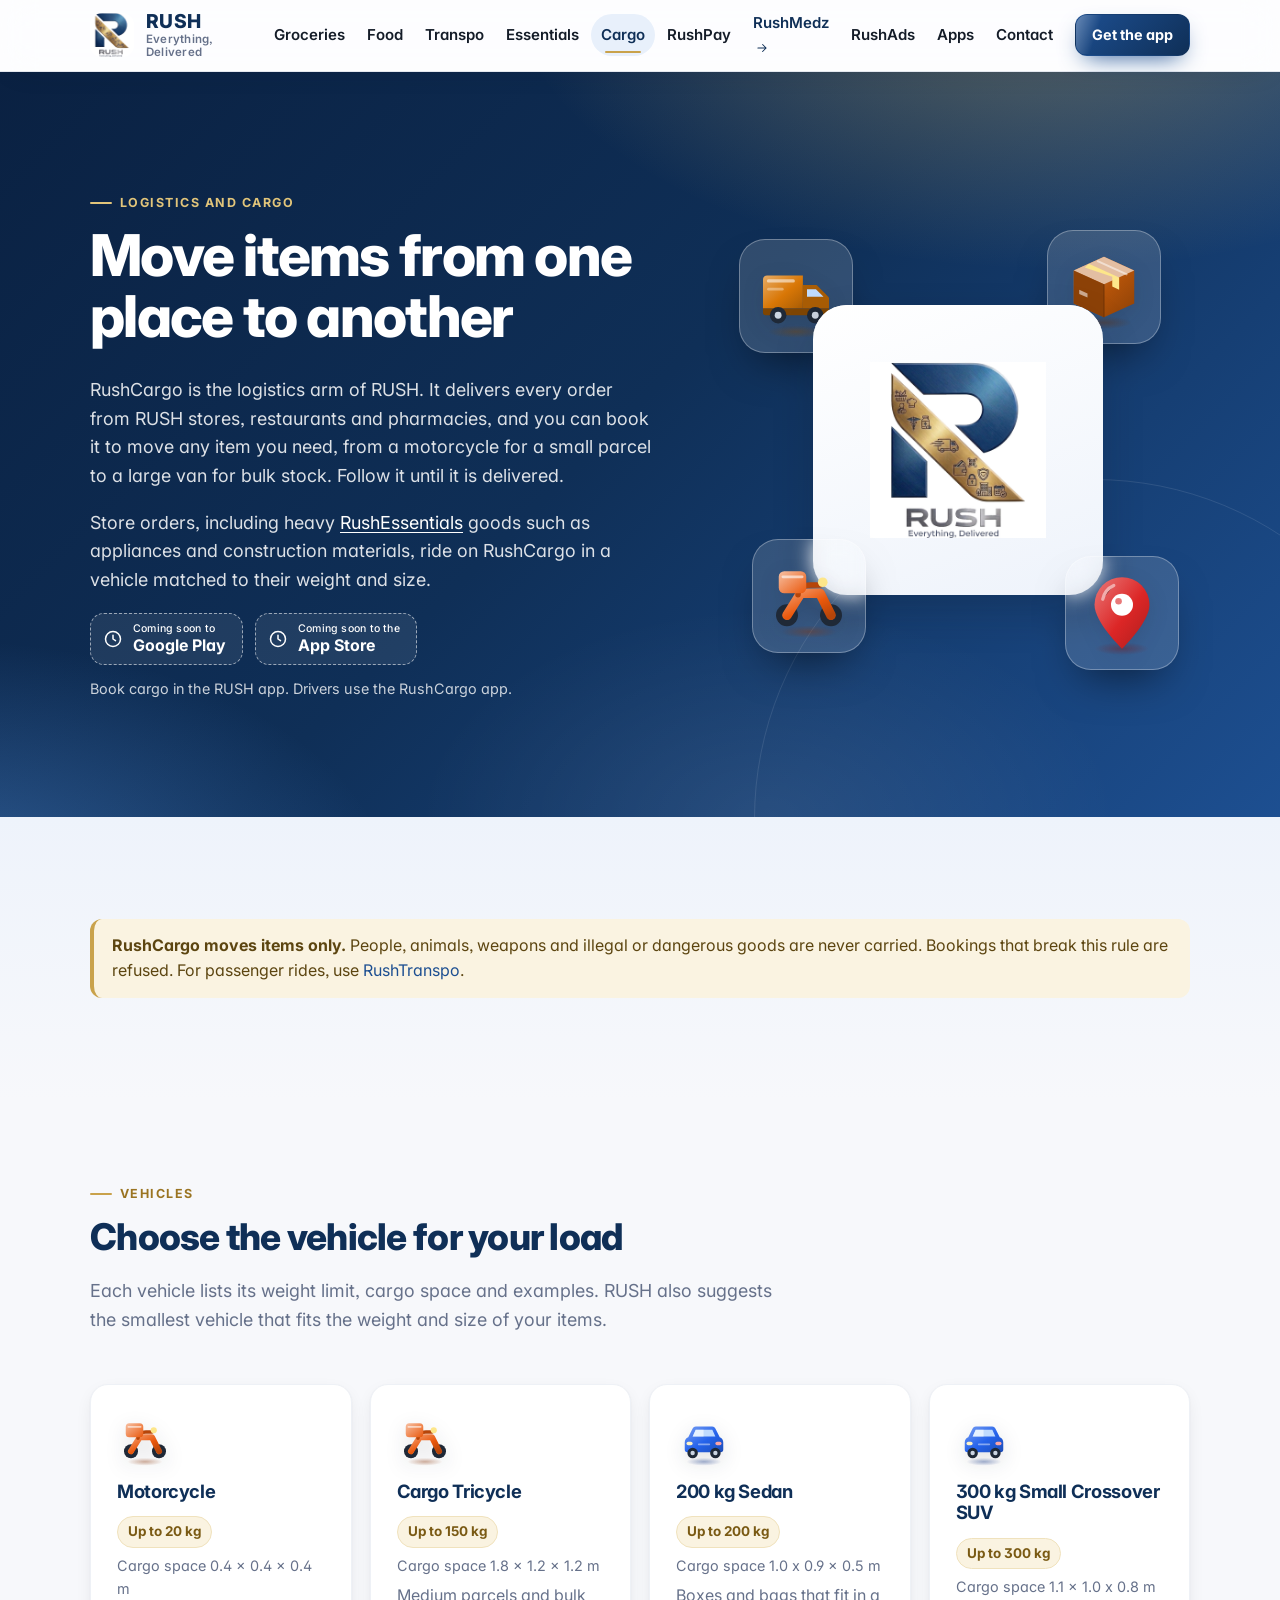
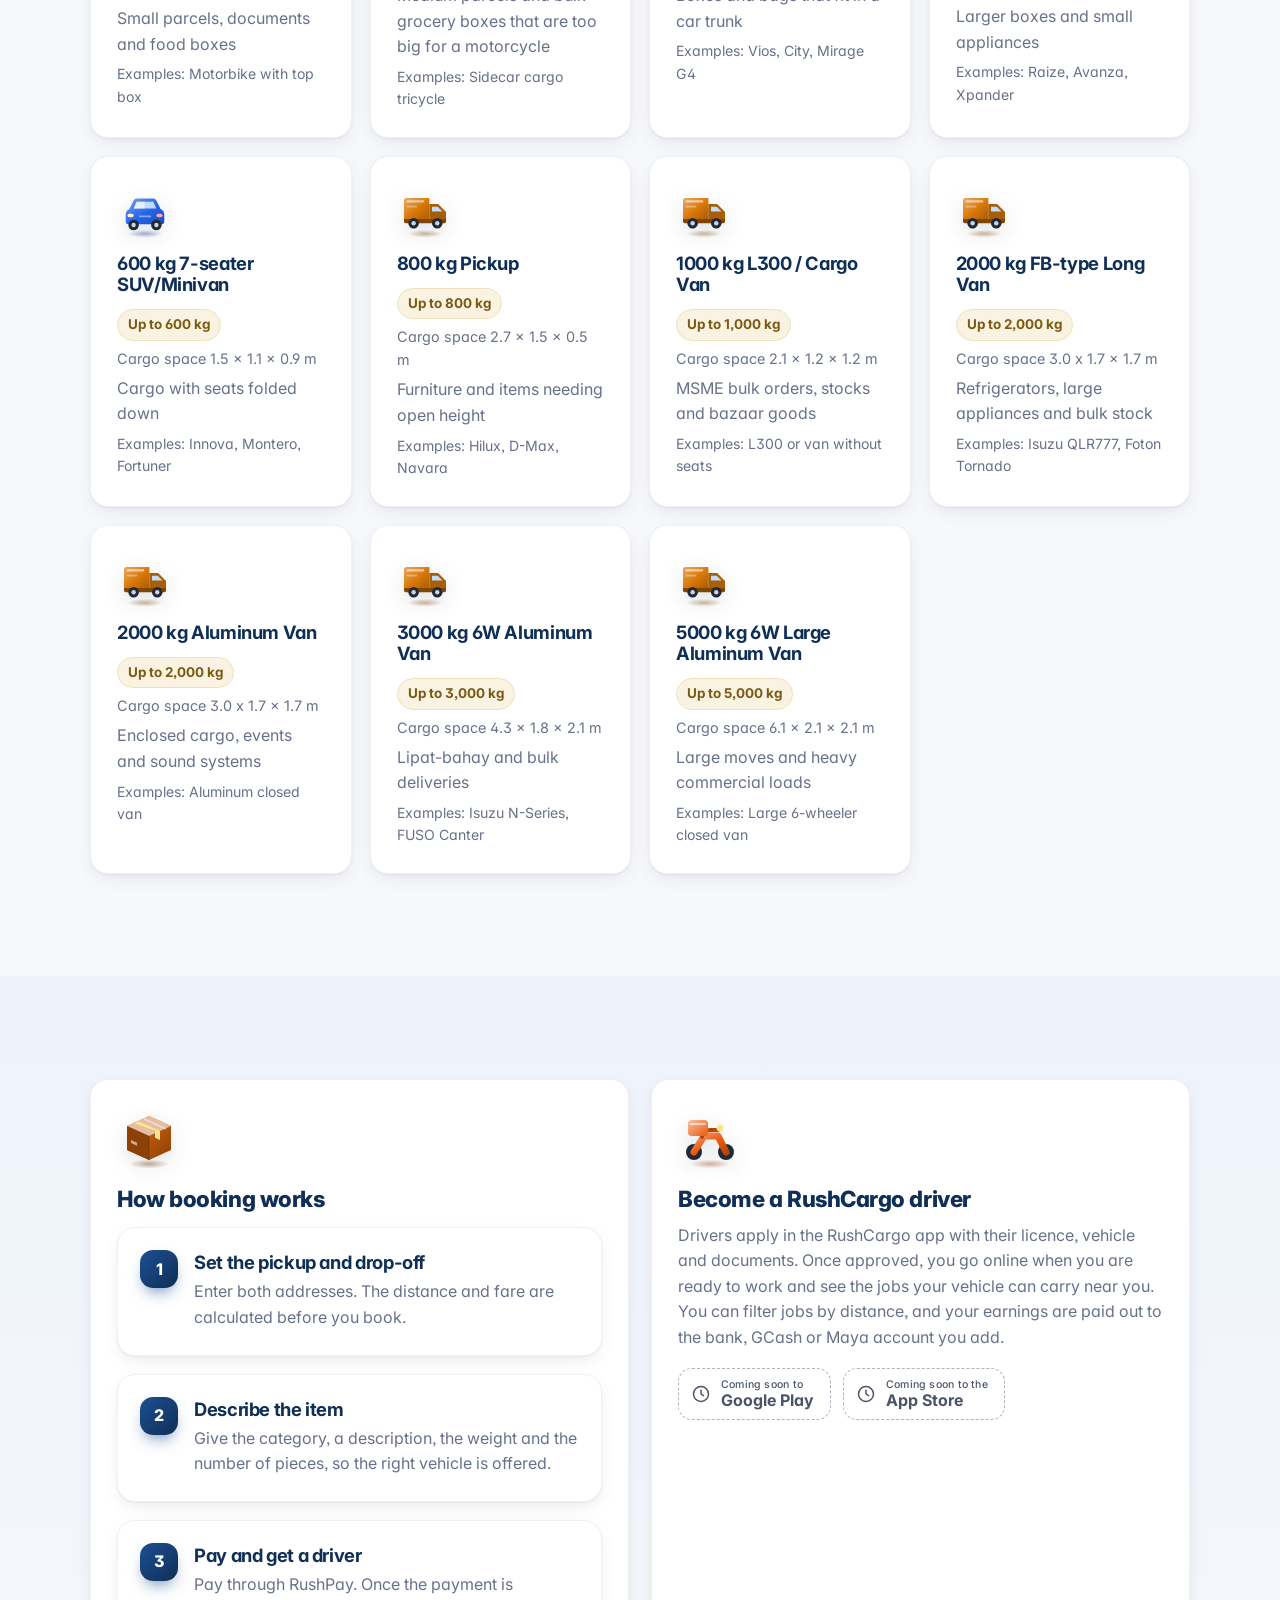
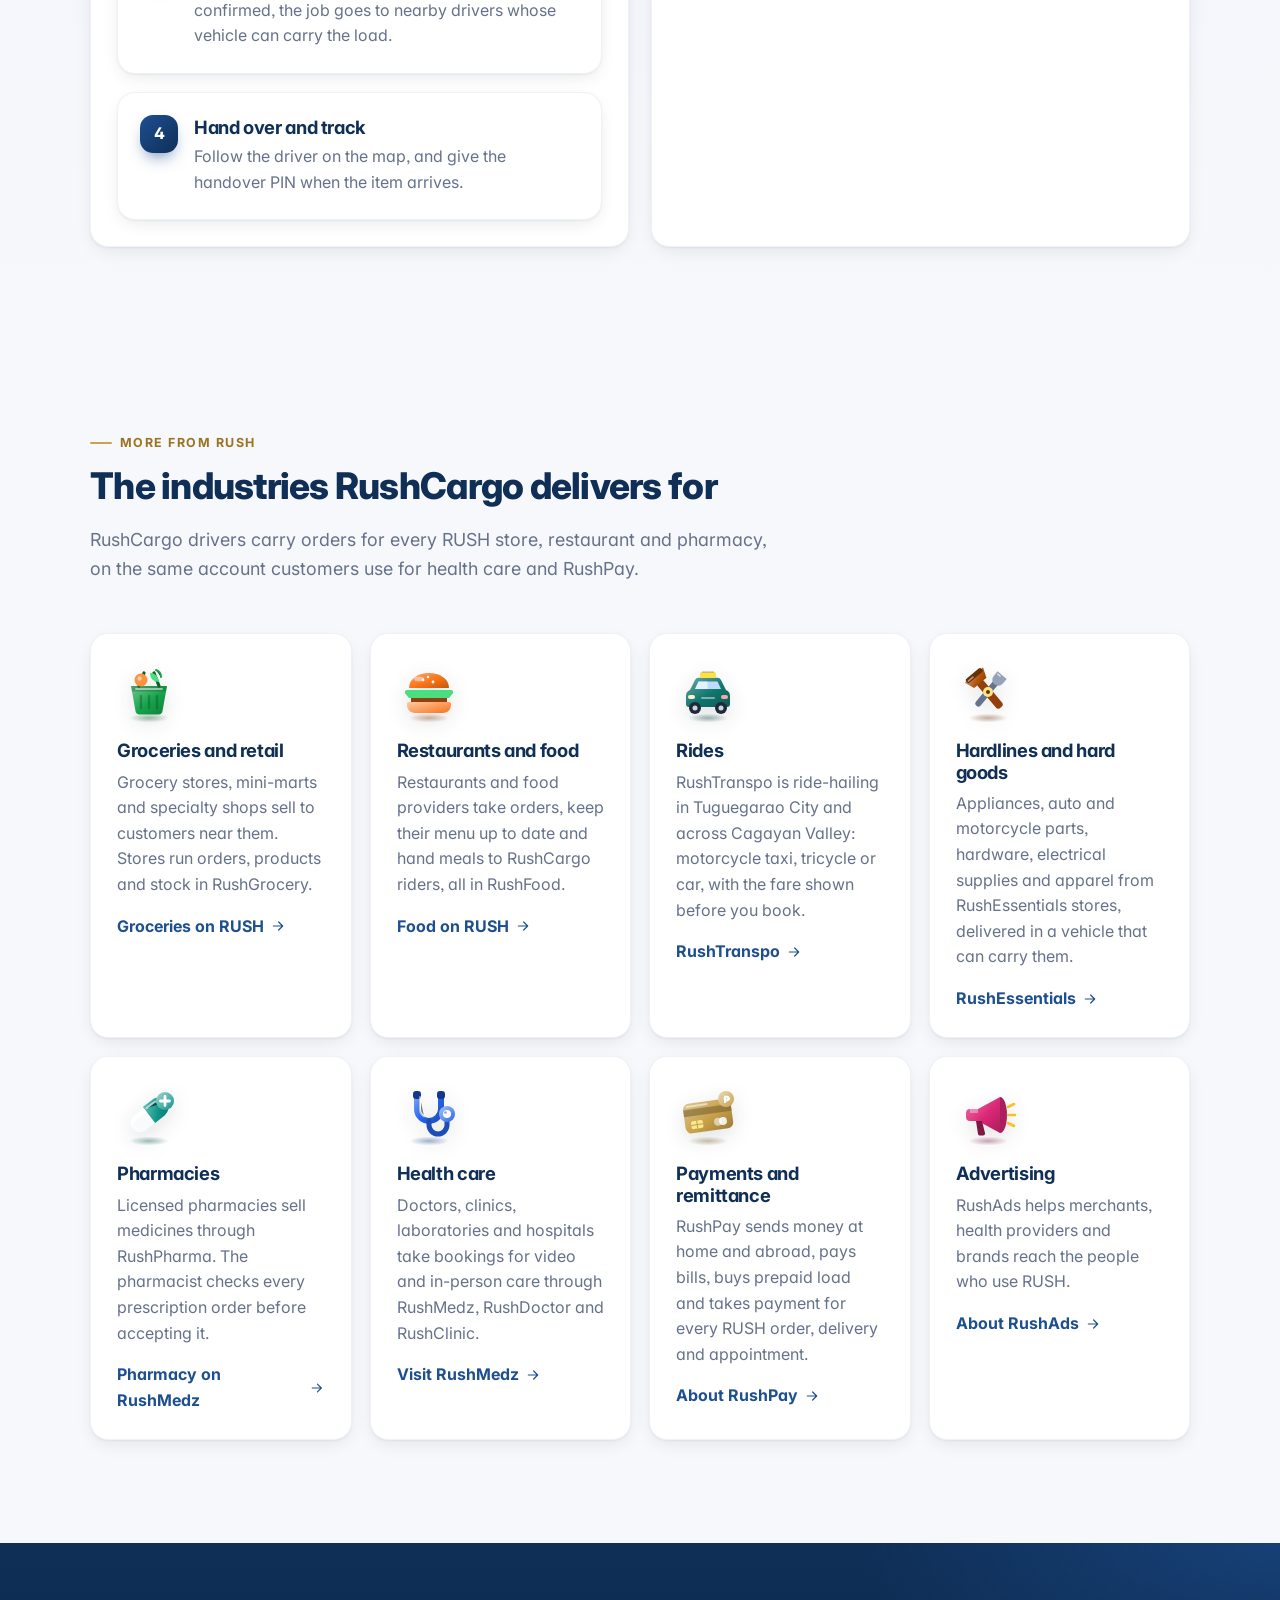
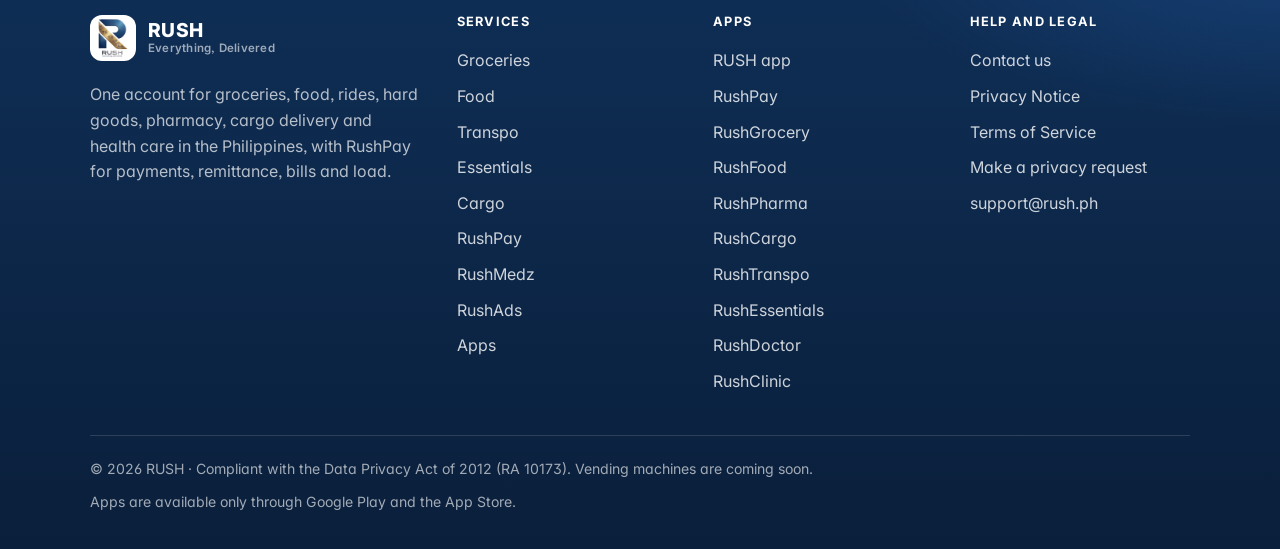
<file: cargo.html>
<!doctype html>
<html lang="en">
<head>
  <meta charset="utf-8">
  <meta name="viewport" content="width=device-width, initial-scale=1, viewport-fit=cover">
  <meta name="theme-color" content="#1d4f91">
  <meta name="description" content="RushCargo delivers items across the Philippines. Choose the vehicle that fits your load, book in the RUSH app and pay through RushPay. Drivers work with the RushCargo app.">
  <title>Cargo · RUSH</title>
  <link rel="icon" href="assets/favicon.png">
  <link rel="apple-touch-icon" href="assets/icon-192.png">
  <meta property="og:type" content="website">
  <meta property="og:site_name" content="RUSH">
  <meta property="og:title" content="RushCargo · Cargo and delivery · RUSH">
  <meta property="og:description" content="RushCargo delivers items across the Philippines. Choose the vehicle that fits your load, book in the RUSH app and pay through RushPay. Drivers work with the RushCargo app.">
  <meta property="og:url" content="https://ubms1.github.io/RUSHgroup.com/cargo.html">
  <meta property="og:image" content="https://ubms1.github.io/RUSHgroup.com/assets/rush-logo.png">
  <meta property="og:image:alt" content="RUSH logo">
  <meta name="twitter:card" content="summary">
  <link rel="preconnect" href="https://fonts.googleapis.com">
  <link rel="preconnect" href="https://fonts.gstatic.com" crossorigin>
  <link rel="stylesheet" href="https://fonts.googleapis.com/css2?family=Inter:wght@400;500;600;700;800&display=swap" media="print" onload="this.media='all'">
  <noscript><link rel="stylesheet" href="https://fonts.googleapis.com/css2?family=Inter:wght@400;500;600;700;800&display=swap"></noscript>
  <link rel="stylesheet" href="site.css">
</head>
<body data-page="cargo">
  <a class="skip" href="#main">Skip to content</a>
  <header class="site-head" data-site-head></header>

  <main id="main">
    <section class="hero" aria-labelledby="page-title">
      <div class="wrap">
        <div>
          <p class="eyebrow">Logistics and cargo</p>
          <h1 id="page-title">Move items from one place to another</h1>
          <p class="lead">RushCargo is the logistics arm of RUSH. It delivers every order from RUSH stores, restaurants and pharmacies, and you can book it to move any item you need, from a motorcycle for a small parcel to a large van for bulk stock. Follow it until it is delivered.</p>
          <p class="lead">Store orders, including heavy <a href="essentials.html">RushEssentials</a> goods such as appliances and construction materials, ride on RushCargo in a vehicle matched to their weight and size.</p>
          <div data-store-badges="app" aria-label="Download the RUSH app"></div>
          <p class="note">Book cargo in the RUSH app. Drivers use the RushCargo app.</p>
        </div>
        <div class="hero-art" aria-hidden="true">
          <span class="float-tile t1"><span data-tile="truck" data-size="88"></span></span>
          <span class="float-tile t2"><span data-tile="box" data-size="88"></span></span>
          <div class="hero-logo"><img src="assets/rush-logo.png" alt="" width="300" height="300" decoding="async" fetchpriority="high"></div>
          <span class="float-tile t3"><span data-tile="bike" data-size="88"></span></span>
          <span class="float-tile t4"><span data-tile="pin" data-size="88"></span></span>
        </div>
      </div>
    </section>

    <section class="section tint" aria-labelledby="rule-title">
      <div class="wrap">
        <div class="callout" role="note">
          <strong id="rule-title">RushCargo moves items only.</strong> People, animals, weapons and illegal or dangerous goods are never carried. Bookings that break this rule are refused. For passenger rides, use <a href="transpo.html">RushTranspo</a>.
        </div>
      </div>
    </section>

    <section class="section" aria-labelledby="vehicles-title">
      <div class="wrap">
        <div class="head-row">
          <div>
            <p class="eyebrow">Vehicles</p>
            <h2 id="vehicles-title">Choose the vehicle for your load</h2>
            <p class="lead">Each vehicle lists its weight limit, cargo space and examples. RUSH also suggests the smallest vehicle that fits the weight and size of your items.</p>
          </div>
        </div>
        <div class="grid" data-vehicles aria-live="polite">
          <div class="skeleton" aria-hidden="true"></div>
          <div class="skeleton" aria-hidden="true"></div>
          <div class="skeleton" aria-hidden="true"></div>
        </div>
      </div>
    </section>

    <section class="section tint" aria-labelledby="book-title">
      <div class="wrap grid-2">
        <div class="card">
          <span data-tile="box" data-size="64"></span>
          <h2 id="book-title" style="font-size:1.4rem">How booking works</h2>
          <ol class="steps" style="grid-template-columns:1fr;margin-top:16px">
            <li><h3>Set the pickup and drop-off</h3><p>Enter both addresses. The distance and fare are calculated before you book.</p></li>
            <li><h3>Describe the item</h3><p>Give the category, a description, the weight and the number of pieces, so the right vehicle is offered.</p></li>
            <li><h3>Pay and get a driver</h3><p>Pay through RushPay. Once the payment is confirmed, the job goes to nearby drivers whose vehicle can carry the load.</p></li>
            <li><h3>Hand over and track</h3><p>Follow the driver on the map, and give the handover PIN when the item arrives.</p></li>
          </ol>
        </div>
        <div class="card">
          <span data-tile="bike" data-size="64"></span>
          <h2 id="driver-title" style="font-size:1.4rem">Become a RushCargo driver</h2>
          <p>Drivers apply in the RushCargo app with their licence, vehicle and documents. Once approved, you go online when you are ready to work and see the jobs your vehicle can carry near you. You can filter jobs by distance, and your earnings are paid out to the bank, GCash or Maya account you add.</p>
          <div data-store-badges="cargo" aria-label="Download RushCargo"></div>
        </div>
      </div>
    </section>

    <section class="section" aria-labelledby="more-title">
      <div class="wrap">
        <div class="head-row">
          <div>
            <p class="eyebrow">More from RUSH</p>
            <h2 id="more-title">The industries RushCargo delivers for</h2>
            <p class="lead">RushCargo drivers carry orders for every RUSH store, restaurant and pharmacy, on the same account customers use for health care and RushPay.</p>
          </div>
        </div>
        <div class="grid" data-industries="cargo"></div>
      </div>
    </section>
  </main>

  <footer class="site-foot" data-site-foot></footer>
  <script src="config.js"></script>
  <script src="assets/rush-icons.js"></script>
  <script src="site.js"></script>
</body>
</html>
</file>
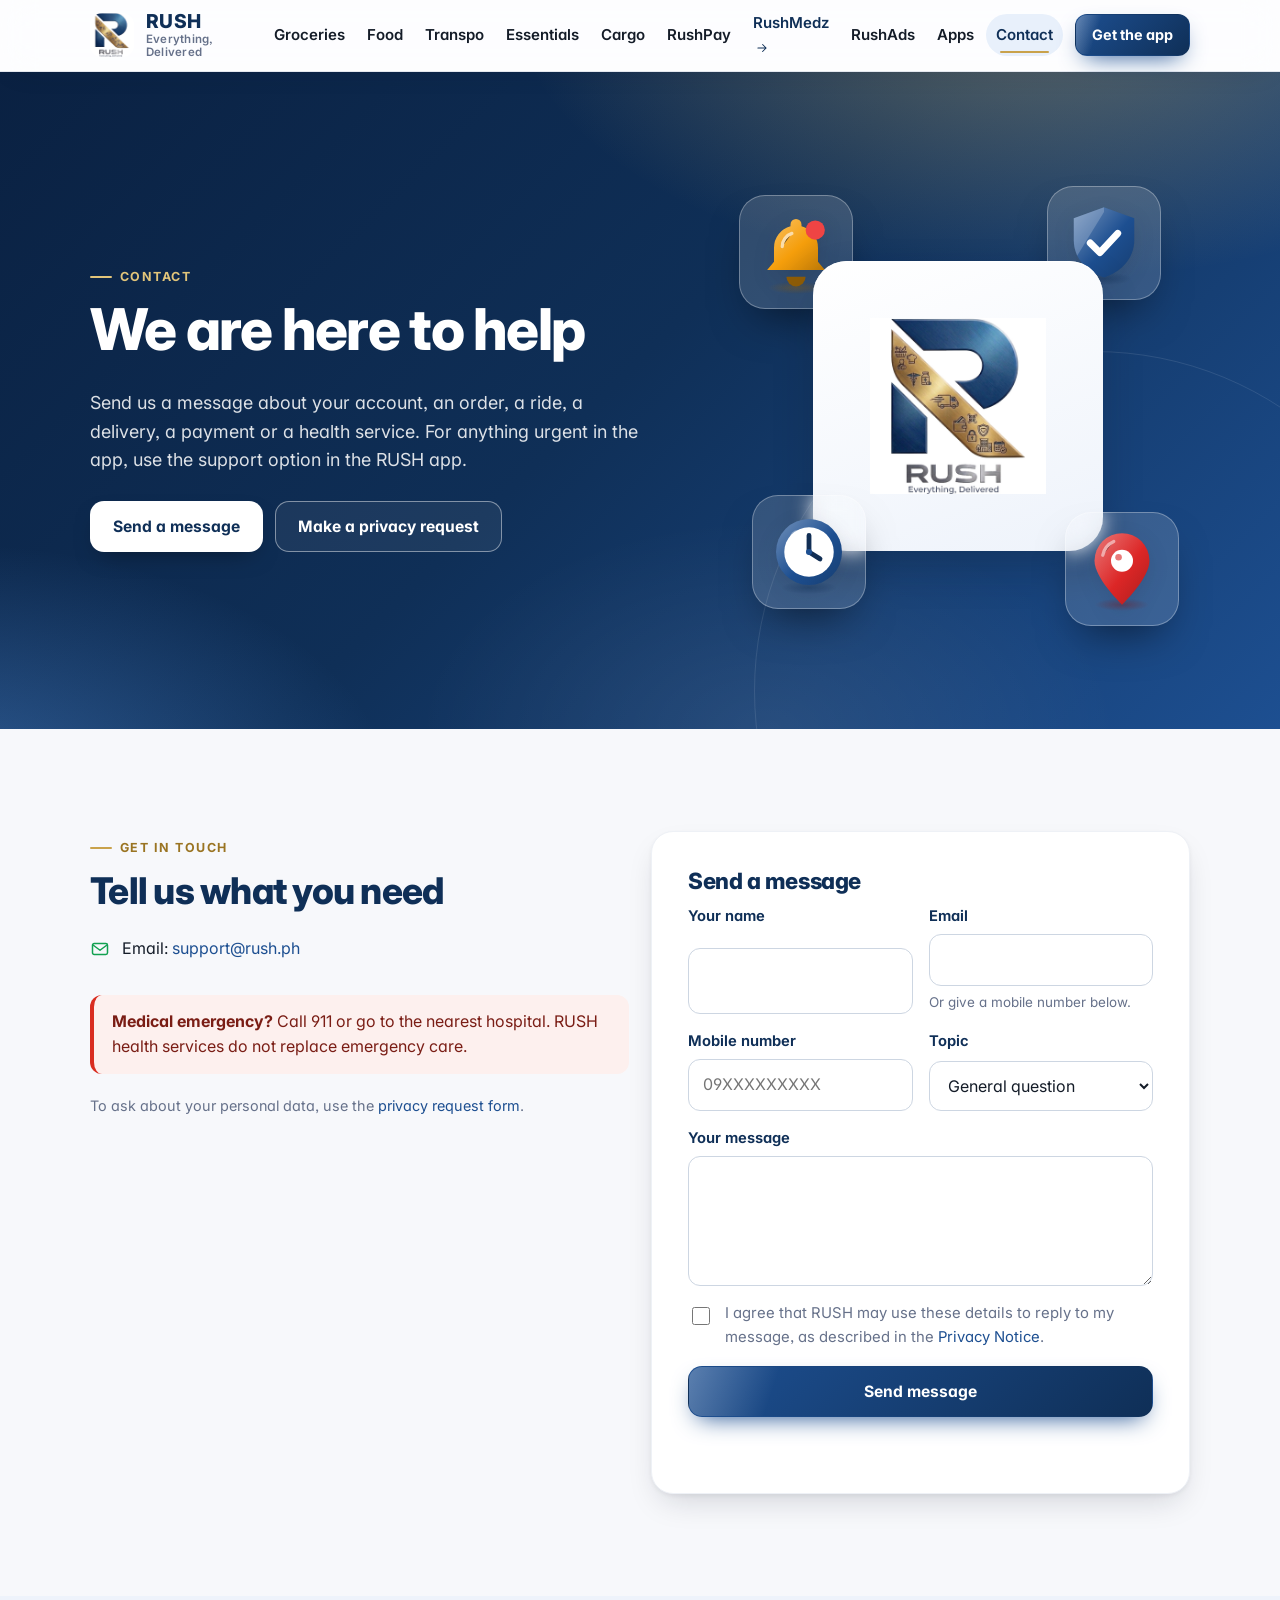
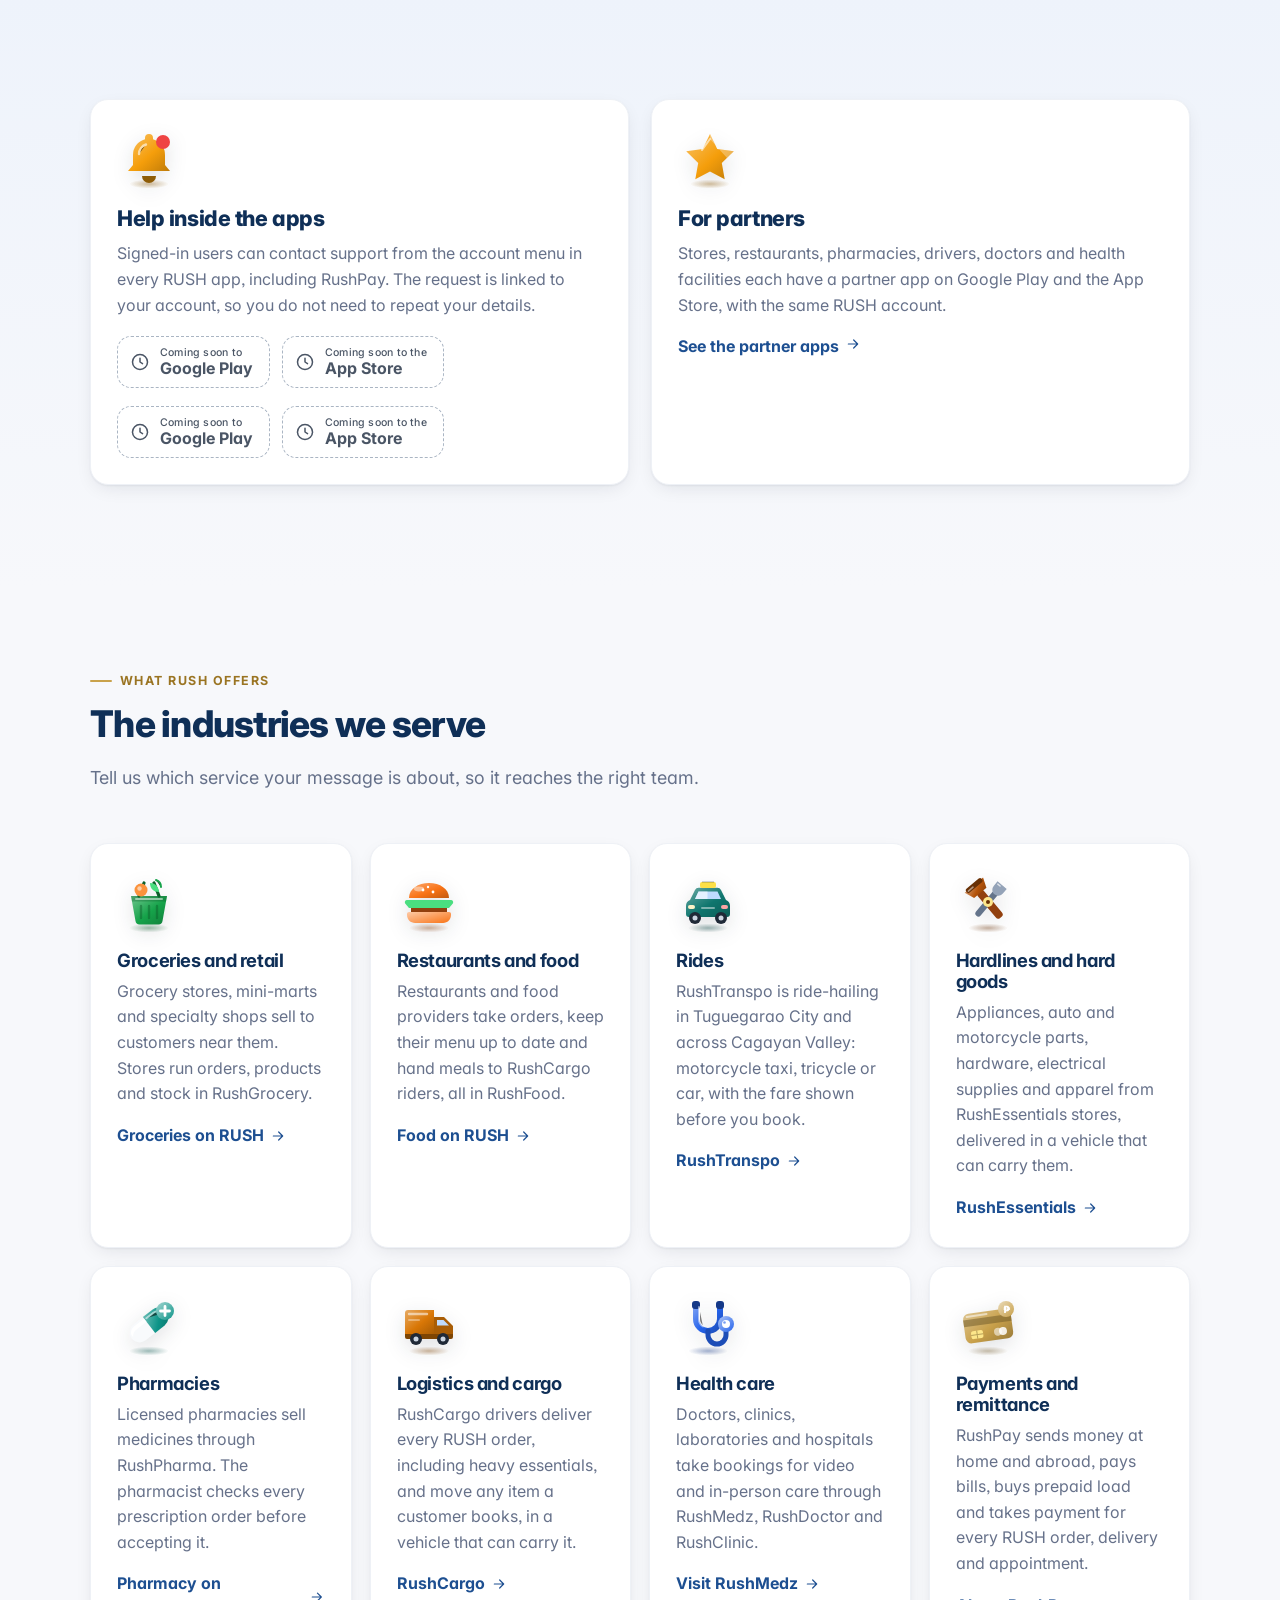
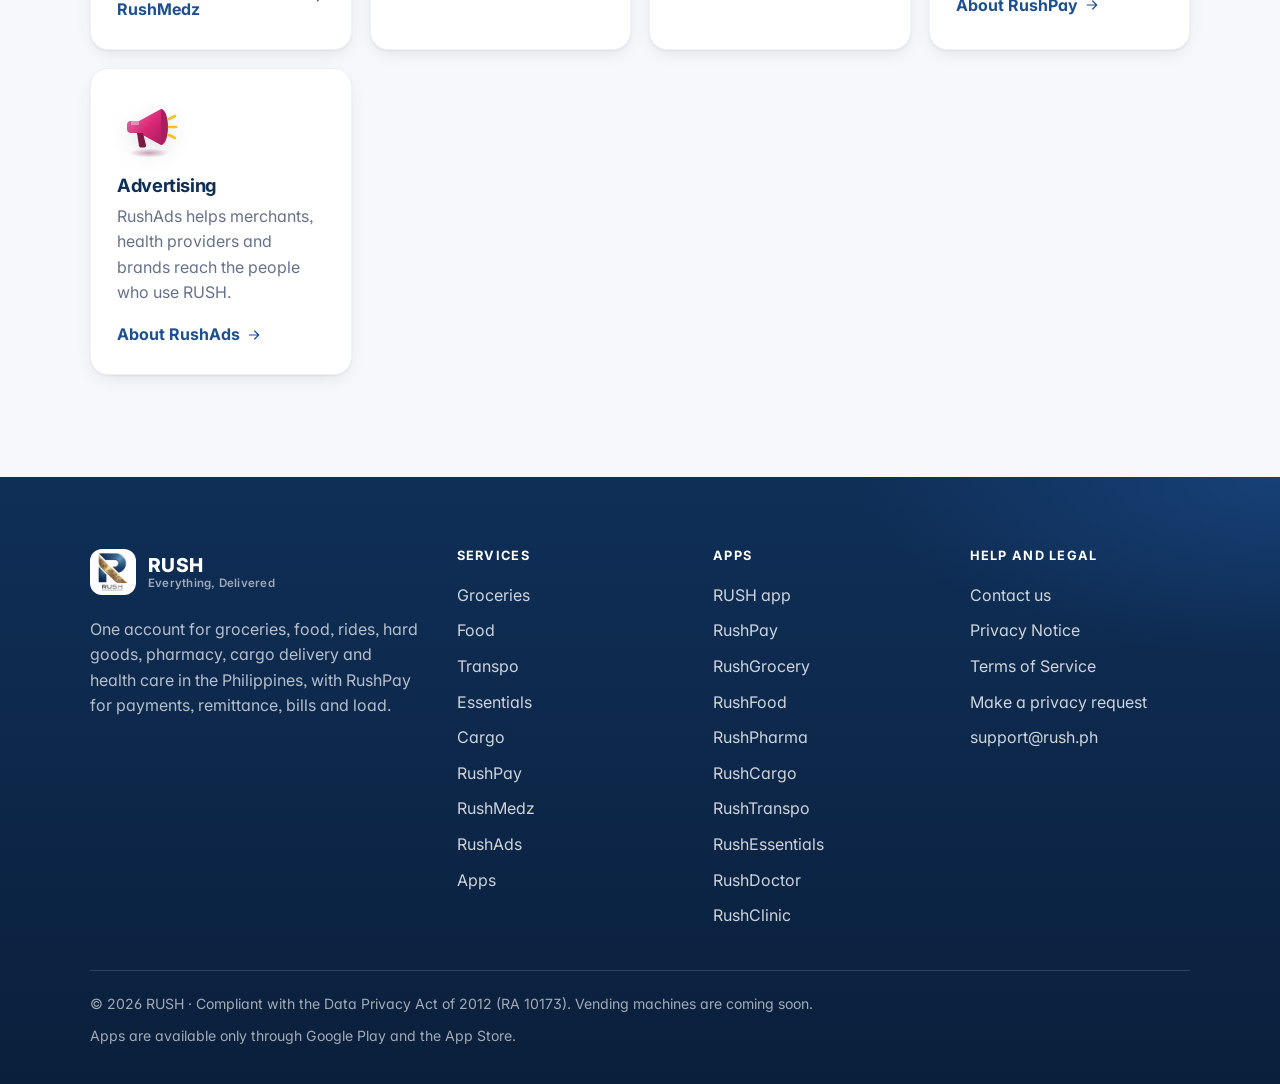
<file: contact.html>
<!doctype html>
<html lang="en">
<head>
  <meta charset="utf-8">
  <meta name="viewport" content="width=device-width, initial-scale=1, viewport-fit=cover">
  <meta name="theme-color" content="#1d4f91">
  <meta name="description" content="Contact RUSH about your account, an order, a ride, a delivery, a payment or anything else.">
  <title>Contact · RUSH</title>
  <link rel="icon" href="assets/favicon.png">
  <link rel="apple-touch-icon" href="assets/icon-192.png">
  <meta property="og:type" content="website">
  <meta property="og:site_name" content="RUSH">
  <meta property="og:title" content="Contact · RUSH">
  <meta property="og:description" content="Contact RUSH about your account, an order, a ride, a delivery, a payment or anything else.">
  <meta property="og:url" content="https://ubms1.github.io/RUSHgroup.com/contact.html">
  <meta property="og:image" content="https://ubms1.github.io/RUSHgroup.com/assets/rush-logo.png">
  <meta property="og:image:alt" content="RUSH logo">
  <meta name="twitter:card" content="summary">
  <link rel="preconnect" href="https://fonts.googleapis.com">
  <link rel="preconnect" href="https://fonts.gstatic.com" crossorigin>
  <link rel="stylesheet" href="https://fonts.googleapis.com/css2?family=Inter:wght@400;500;600;700;800&display=swap" media="print" onload="this.media='all'">
  <noscript><link rel="stylesheet" href="https://fonts.googleapis.com/css2?family=Inter:wght@400;500;600;700;800&display=swap"></noscript>
  <link rel="stylesheet" href="site.css">
</head>
<body data-page="contact">
  <a class="skip" href="#main">Skip to content</a>
  <header class="site-head" data-site-head></header>

  <main id="main">
    <section class="hero" aria-labelledby="page-title">
      <div class="wrap">
        <div>
          <p class="eyebrow">Contact</p>
          <h1 id="page-title">We are here to help</h1>
          <p class="lead">Send us a message about your account, an order, a ride, a delivery, a payment or a health service. For anything urgent in the app, use the support option in the RUSH app.</p>
          <div class="btn-row">
            <a class="btn btn-light" href="#message">Send a message</a>
            <a class="btn btn-outline-light" href="privacy.html#request">Make a privacy request</a>
          </div>
        </div>
        <div class="hero-art" aria-hidden="true">
          <span class="float-tile t1"><span data-tile="bell" data-size="88"></span></span>
          <span class="float-tile t2"><span data-tile="shield" data-size="88"></span></span>
          <div class="hero-logo"><img src="assets/rush-logo.png" alt="" width="300" height="300" decoding="async" fetchpriority="high"></div>
          <span class="float-tile t3"><span data-tile="clock" data-size="88"></span></span>
          <span class="float-tile t4"><span data-tile="pin" data-size="88"></span></span>
        </div>
      </div>
    </section>

    <section class="section" id="message" aria-labelledby="message-title">
      <div class="wrap grid-2">
        <div>
          <p class="eyebrow">Get in touch</p>
          <h2 id="message-title">Tell us what you need</h2>
          <ul class="checks" style="margin-top:24px">
            <li hidden><span data-icon="mail" data-size="20"></span><span>Email: <a href="mailto:" data-company="support_email"></a></span></li>
            <li hidden><span data-icon="phone" data-size="20"></span><span data-company="support_phone"></span></li>
            <li hidden><span data-icon="pin" data-size="20"></span><span data-company="address"></span></li>
          </ul>
          <div class="callout bad" style="margin-top:28px">
            <strong>Medical emergency?</strong> Call 911 or go to the nearest hospital. RUSH health services do not replace emergency care.
          </div>
          <p class="note" style="margin-top:20px">To ask about your personal data, use the <a href="privacy.html#request">privacy request form</a>.</p>
        </div>

        <div class="form-card">
          <h2 style="font-size:1.4rem">Send a message</h2>
          <form class="form" data-form="inquiry" data-kind="contact">
            <div class="form-grid">
              <div class="field">
                <label for="c-name">Your name</label>
                <input id="c-name" name="name" type="text" autocomplete="name" minlength="2" maxlength="100" required>
              </div>
              <div class="field">
                <label for="c-email">Email</label>
                <input id="c-email" name="email" type="email" autocomplete="email" maxlength="160">
                <span class="hint">Or give a mobile number below.</span>
              </div>
              <div class="field">
                <label for="c-phone">Mobile number</label>
                <input id="c-phone" name="phone" type="tel" autocomplete="tel" inputmode="tel" placeholder="09XXXXXXXXX">
              </div>
              <div class="field">
                <label for="c-subject">Topic</label>
                <select id="c-subject" name="subject">
                  <option value="General">General question</option>
                  <option value="Order">An order</option>
                  <option value="Delivery or cargo">A delivery or cargo booking</option>
                  <option value="Ride">A ride (RushTranspo)</option>
                  <option value="Payment or RushPay">Payment or RushPay</option>
                  <option value="Account">My account</option>
                  <option value="Health service">A health service (RushMedz)</option>
                  <option value="Other">Something else</option>
                </select>
              </div>
            </div>
            <div class="field">
              <label for="c-message">Your message</label>
              <textarea id="c-message" name="message" minlength="5" maxlength="3000" required></textarea>
            </div>
            <input class="hp" type="text" name="website" tabindex="-1" autocomplete="off" aria-hidden="true">
            <label class="consent">
              <input type="checkbox" name="consent" required>
              <span>I agree that RUSH may use these details to reply to my message, as described in the <a href="privacy.html">Privacy Notice</a>.</span>
            </label>
            <button class="btn btn-primary btn-block" type="submit">Send message</button>
          </form>
          <p class="status" data-status role="status" aria-live="polite"></p>
        </div>
      </div>
    </section>

    <section class="section tint" aria-labelledby="apps-help-title">
      <div class="wrap grid-2">
        <div class="card">
          <span data-tile="bell" data-size="64"></span>
          <h2 id="apps-help-title" style="font-size:1.35rem">Help inside the apps</h2>
          <p>Signed-in users can contact support from the account menu in every RUSH app, including RushPay. The request is linked to your account, so you do not need to repeat your details.</p>
          <div data-store-badges="app" aria-label="Download the RUSH app"></div>
          <div data-store-badges="pay" aria-label="Download RushPay"></div>
        </div>
        <div class="card">
          <span data-tile="star" data-size="64"></span>
          <h2 style="font-size:1.35rem">For partners</h2>
          <p>Stores, restaurants, pharmacies, drivers, doctors and health facilities each have a partner app on Google Play and the App Store, with the same RUSH account.</p>
          <a class="portal" href="apps.html#partners">See the partner apps <span data-icon="arrow-right" data-size="16"></span></a>
        </div>
      </div>
    </section>

    <section class="section" aria-labelledby="more-title">
      <div class="wrap">
        <div class="head-row">
          <div>
            <p class="eyebrow">What RUSH offers</p>
            <h2 id="more-title">The industries we serve</h2>
            <p class="lead">Tell us which service your message is about, so it reaches the right team.</p>
          </div>
        </div>
        <div class="grid" data-industries="contact"></div>
      </div>
    </section>
  </main>

  <footer class="site-foot" data-site-foot></footer>
  <script src="config.js"></script>
  <script src="assets/rush-icons.js"></script>
  <script src="site.js"></script>
</body>
</html>
</file>
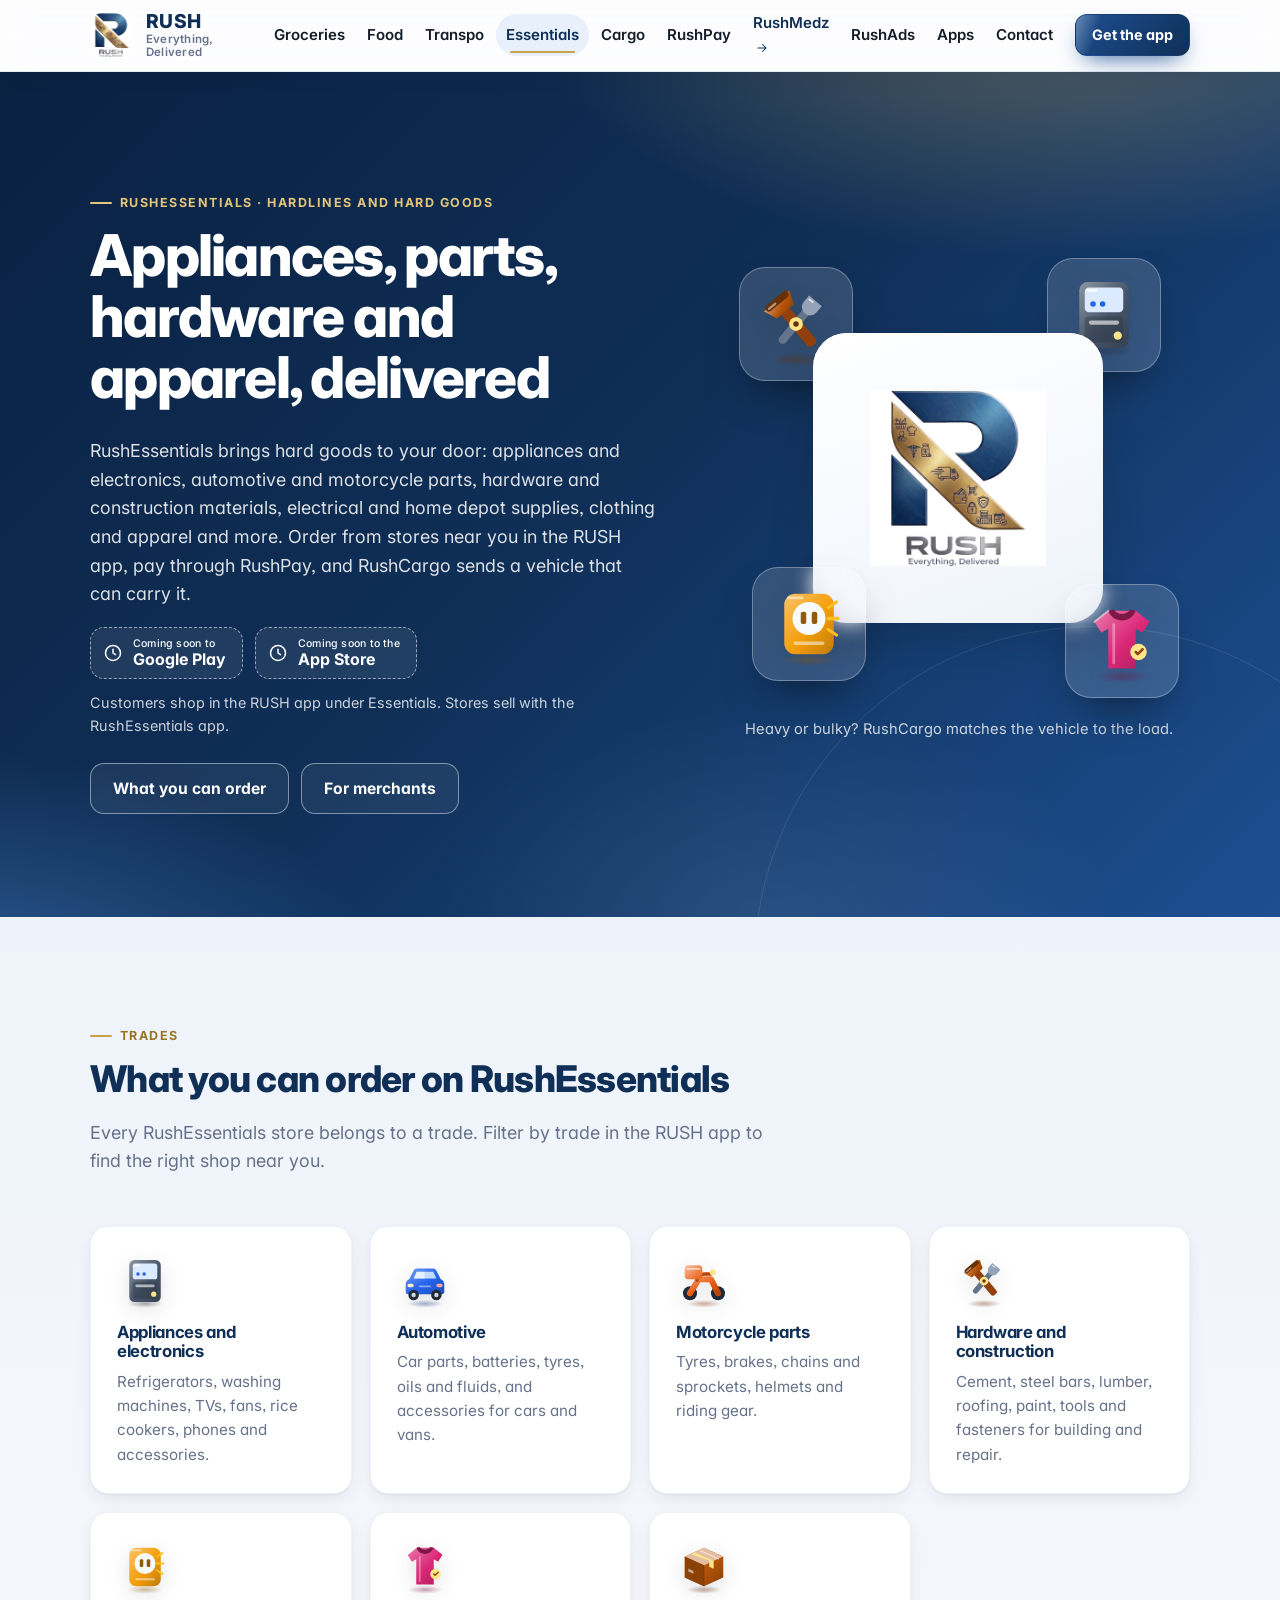
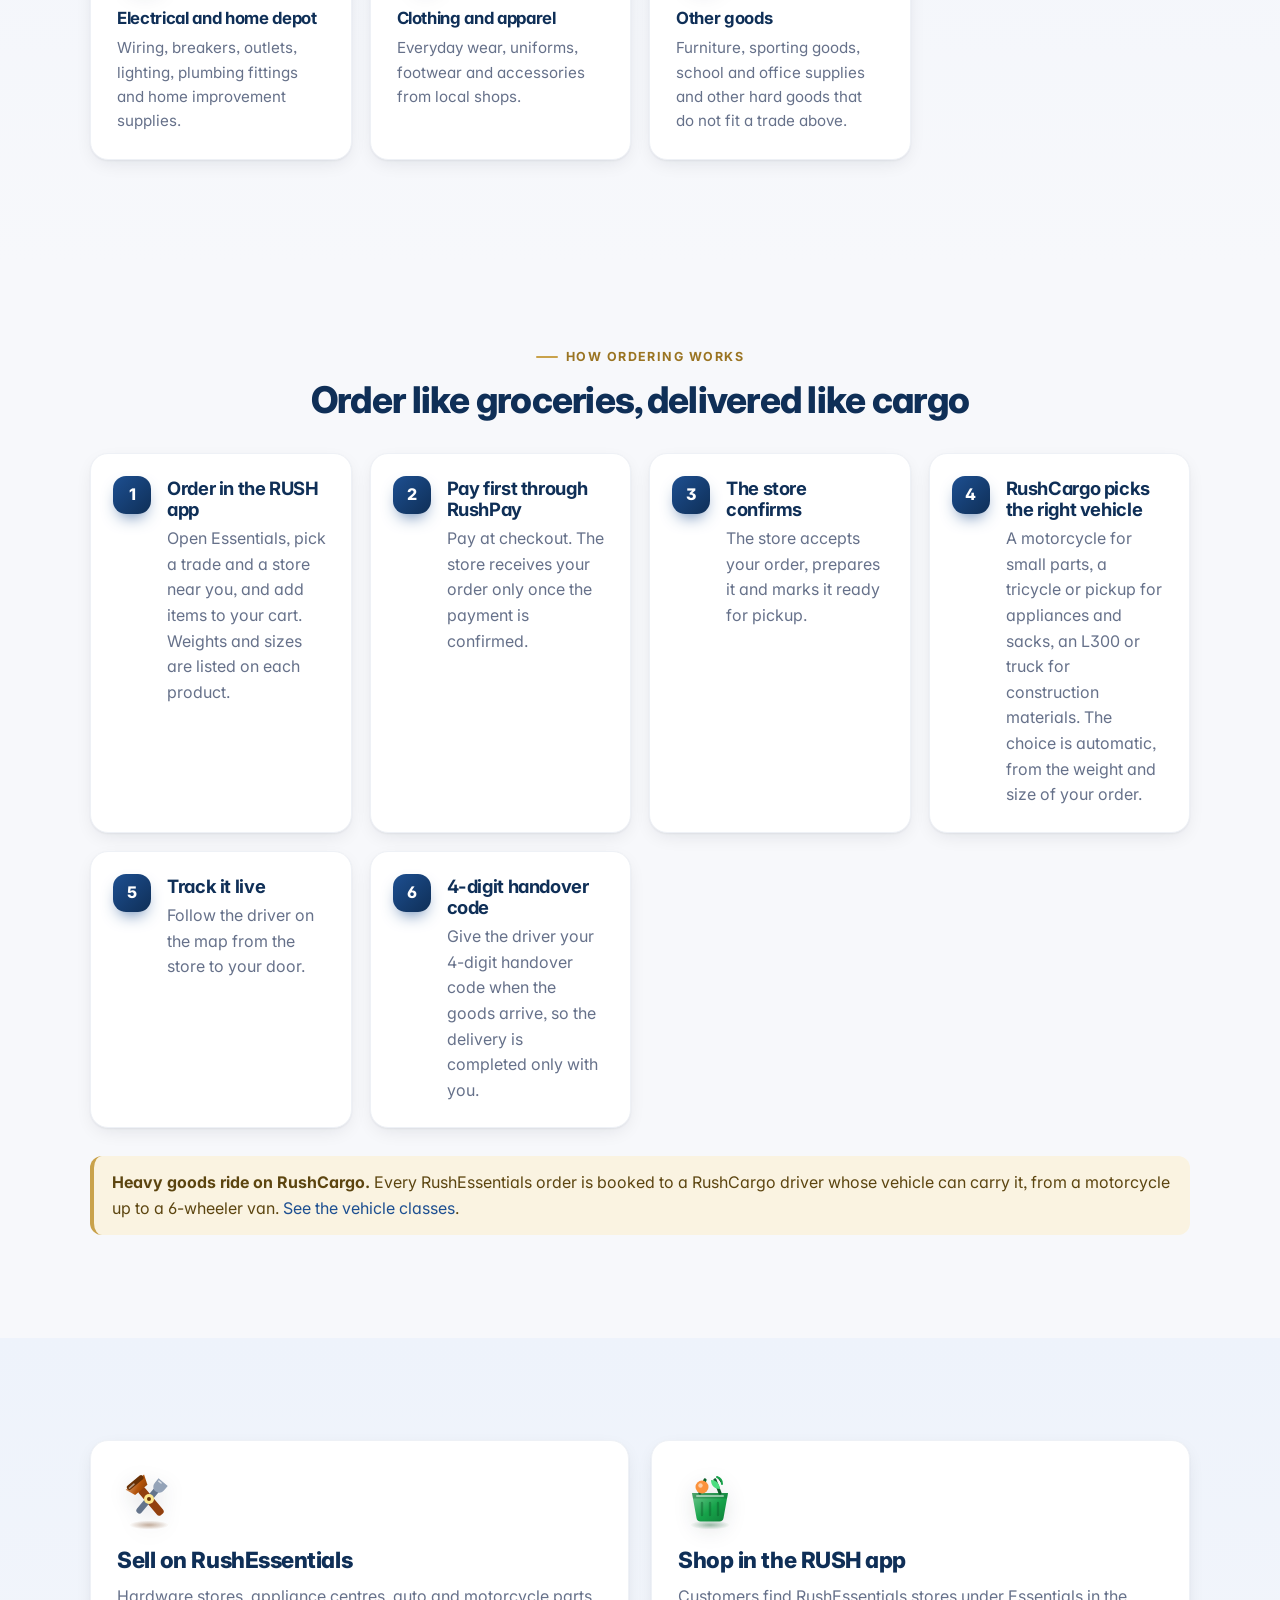
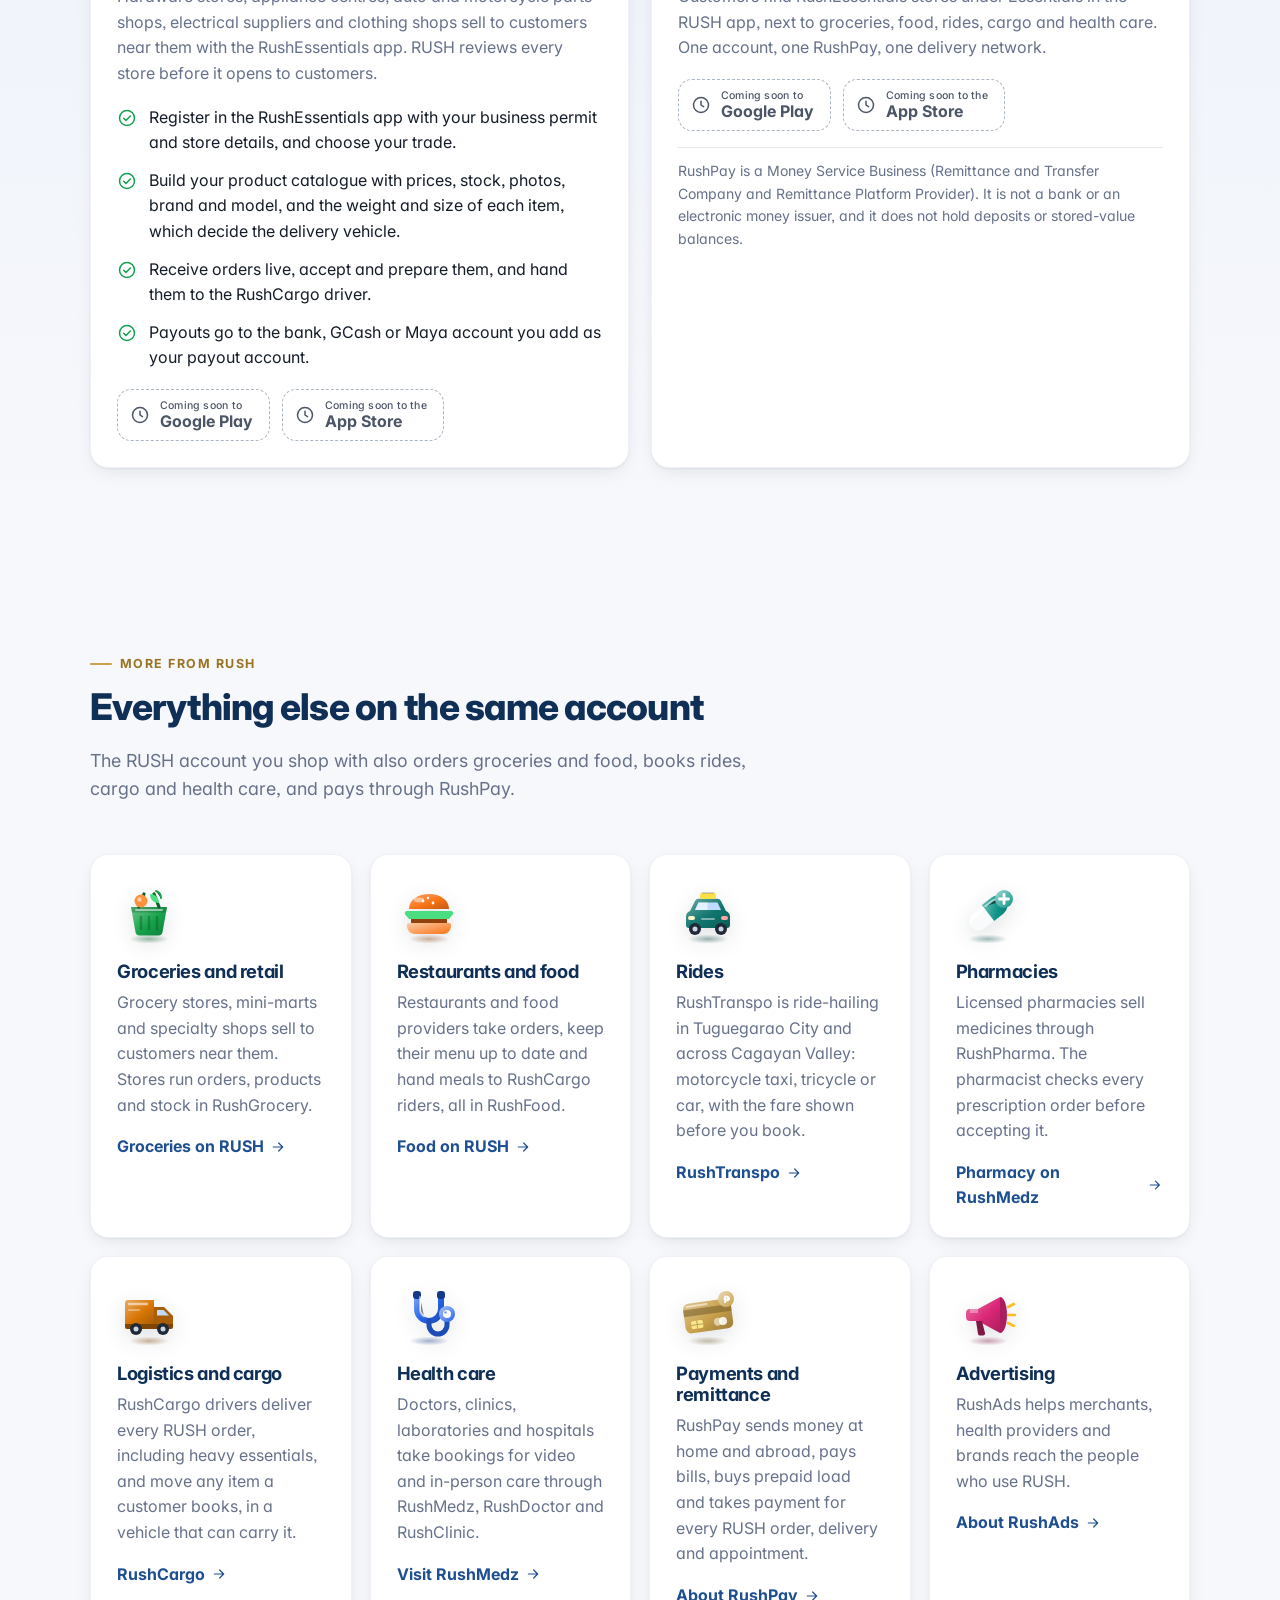
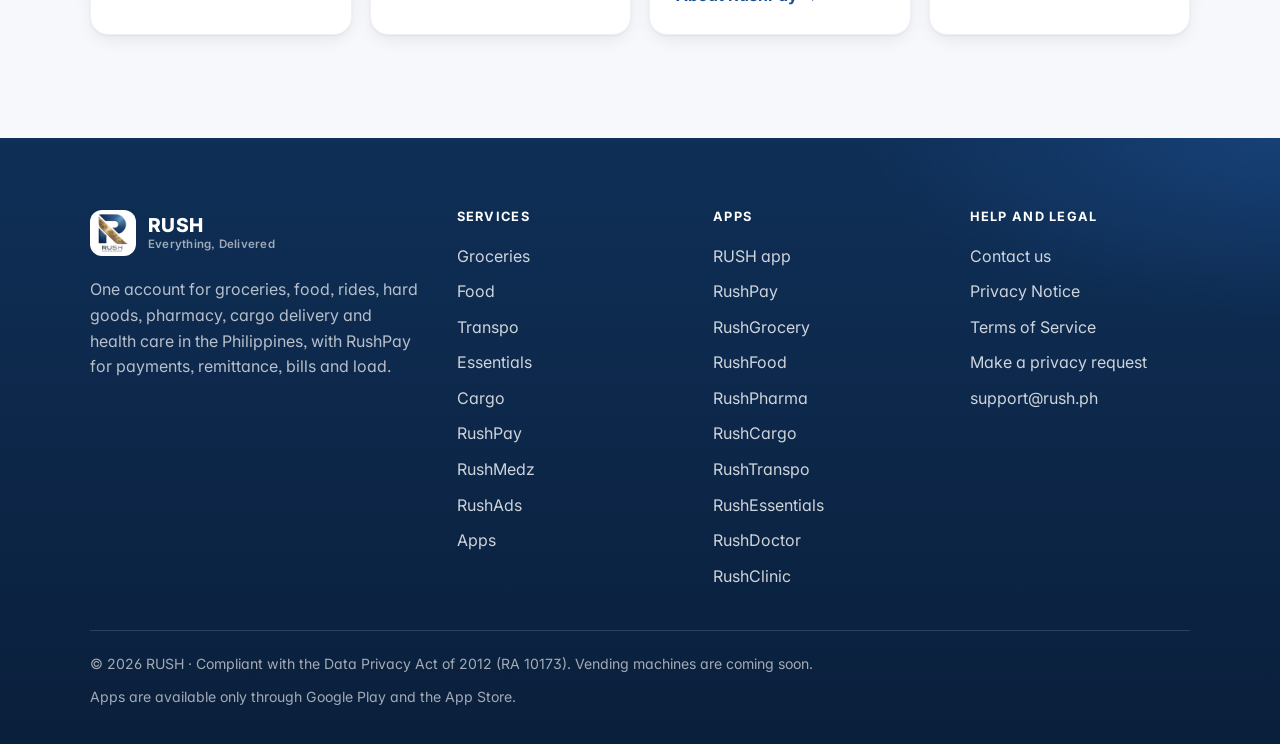
<file: essentials.html>
<!doctype html>
<html lang="en">
<head>
  <meta charset="utf-8">
  <meta name="viewport" content="width=device-width, initial-scale=1, viewport-fit=cover">
  <meta name="theme-color" content="#1d4f91">
  <meta name="description" content="RushEssentials delivers hardlines and hard goods: appliances and electronics, automotive and motorcycle parts, hardware and construction, electrical and home depot supplies, clothing and apparel. Order in the RUSH app, pay through RushPay, delivered by RushCargo.">
  <title>Essentials · Hardlines and hard goods · RUSH</title>
  <link rel="icon" href="assets/favicon.png">
  <link rel="apple-touch-icon" href="assets/icon-192.png">
  <meta property="og:type" content="website">
  <meta property="og:site_name" content="RUSH">
  <meta property="og:title" content="RushEssentials · Hardlines and hard goods, delivered">
  <meta property="og:description" content="Appliances, auto and motorcycle parts, hardware, electrical supplies and apparel from stores near you. Order in the RUSH app, pay through RushPay, and RushCargo picks the right vehicle.">
  <meta property="og:url" content="https://ubms1.github.io/RUSHgroup.com/essentials.html">
  <meta property="og:image" content="https://ubms1.github.io/RUSHgroup.com/assets/rush-logo.png">
  <meta property="og:image:alt" content="RUSH logo">
  <meta name="twitter:card" content="summary">
  <link rel="preconnect" href="https://fonts.googleapis.com">
  <link rel="preconnect" href="https://fonts.gstatic.com" crossorigin>
  <link rel="stylesheet" href="https://fonts.googleapis.com/css2?family=Inter:wght@400;500;600;700;800&display=swap" media="print" onload="this.media='all'">
  <noscript><link rel="stylesheet" href="https://fonts.googleapis.com/css2?family=Inter:wght@400;500;600;700;800&display=swap"></noscript>
  <link rel="stylesheet" href="site.css">
</head>
<body data-page="essentials">
  <a class="skip" href="#main">Skip to content</a>
  <header class="site-head" data-site-head></header>

  <main id="main">
    <section class="hero" aria-labelledby="page-title">
      <div class="wrap">
        <div>
          <p class="eyebrow">RushEssentials · Hardlines and hard goods</p>
          <h1 id="page-title">Appliances, parts, hardware and apparel, delivered</h1>
          <p class="lead">RushEssentials brings hard goods to your door: appliances and electronics, automotive and motorcycle parts, hardware and construction materials, electrical and home depot supplies, clothing and apparel and more. Order from stores near you in the RUSH app, pay through RushPay, and RushCargo sends a vehicle that can carry it.</p>
          <div data-store-badges="app" aria-label="Download the RUSH app"></div>
          <p class="note">Customers shop in the RUSH app under Essentials. Stores sell with the RushEssentials app.</p>
          <div class="btn-row">
            <a class="btn btn-outline-light" href="#trades">What you can order</a>
            <a class="btn btn-outline-light" href="#merchants">For merchants</a>
          </div>
        </div>
        <div class="hero-side">
          <div class="hero-art" aria-hidden="true">
            <span class="float-tile t1"><span data-tile="tools" data-size="88"></span></span>
            <span class="float-tile t2"><span data-tile="appliance" data-size="88"></span></span>
            <div class="hero-logo"><img src="assets/rush-logo.png" alt="" width="300" height="300" decoding="async" fetchpriority="high"></div>
            <span class="float-tile t3"><span data-tile="plug" data-size="88"></span></span>
            <span class="float-tile t4"><span data-tile="shirt" data-size="88"></span></span>
          </div>
          <p class="hero-caption">Heavy or bulky? RushCargo matches the vehicle to the load.</p>
        </div>
      </div>
    </section>

    <section class="section tint" id="trades" aria-labelledby="trades-title">
      <div class="wrap">
        <div class="head-row">
          <div>
            <p class="eyebrow">Trades</p>
            <h2 id="trades-title">What you can order on RushEssentials</h2>
            <p class="lead">Every RushEssentials store belongs to a trade. Filter by trade in the RUSH app to find the right shop near you.</p>
          </div>
        </div>
        <div class="grid trades">
          <article class="card">
            <span data-tile="appliances_electronics" data-size="56"></span>
            <h3>Appliances and electronics</h3>
            <p>Refrigerators, washing machines, TVs, fans, rice cookers, phones and accessories.</p>
          </article>
          <article class="card">
            <span data-tile="automotive" data-size="56"></span>
            <h3>Automotive</h3>
            <p>Car parts, batteries, tyres, oils and fluids, and accessories for cars and vans.</p>
          </article>
          <article class="card">
            <span data-tile="motorcycle_parts" data-size="56"></span>
            <h3>Motorcycle parts</h3>
            <p>Tyres, brakes, chains and sprockets, helmets and riding gear.</p>
          </article>
          <article class="card">
            <span data-tile="hardware_construction" data-size="56"></span>
            <h3>Hardware and construction</h3>
            <p>Cement, steel bars, lumber, roofing, paint, tools and fasteners for building and repair.</p>
          </article>
          <article class="card">
            <span data-tile="electrical_home_depot" data-size="56"></span>
            <h3>Electrical and home depot</h3>
            <p>Wiring, breakers, outlets, lighting, plumbing fittings and home improvement supplies.</p>
          </article>
          <article class="card">
            <span data-tile="apparel" data-size="56"></span>
            <h3>Clothing and apparel</h3>
            <p>Everyday wear, uniforms, footwear and accessories from local shops.</p>
          </article>
          <article class="card">
            <span data-tile="others" data-size="56"></span>
            <h3>Other goods</h3>
            <p>Furniture, sporting goods, school and office supplies and other hard goods that do not fit a trade above.</p>
          </article>
        </div>
      </div>
    </section>

    <section class="section" aria-labelledby="how-title">
      <div class="wrap">
        <div class="center">
          <p class="eyebrow">How ordering works</p>
          <h2 id="how-title">Order like groceries, delivered like cargo</h2>
        </div>
        <ol class="steps" style="margin-top:32px">
          <li>
            <h3>Order in the RUSH app</h3>
            <p>Open Essentials, pick a trade and a store near you, and add items to your cart. Weights and sizes are listed on each product.</p>
          </li>
          <li>
            <h3>Pay first through RushPay</h3>
            <p>Pay at checkout. The store receives your order only once the payment is confirmed.</p>
          </li>
          <li>
            <h3>The store confirms</h3>
            <p>The store accepts your order, prepares it and marks it ready for pickup.</p>
          </li>
          <li>
            <h3>RushCargo picks the right vehicle</h3>
            <p>A motorcycle for small parts, a tricycle or pickup for appliances and sacks, an L300 or truck for construction materials. The choice is automatic, from the weight and size of your order.</p>
          </li>
          <li>
            <h3>Track it live</h3>
            <p>Follow the driver on the map from the store to your door.</p>
          </li>
          <li>
            <h3>4-digit handover code</h3>
            <p>Give the driver your 4-digit handover code when the goods arrive, so the delivery is completed only with you.</p>
          </li>
        </ol>
        <div class="callout" style="margin-top:28px">
          <strong>Heavy goods ride on RushCargo.</strong> Every RushEssentials order is booked to a RushCargo driver whose vehicle can carry it, from a motorcycle up to a 6-wheeler van. <a href="cargo.html">See the vehicle classes</a>.
        </div>
      </div>
    </section>

    <section class="section tint" id="merchants" aria-labelledby="merchants-title">
      <div class="wrap grid-2">
        <div class="card">
          <span data-tile="tools" data-size="64"></span>
          <h2 id="merchants-title" style="font-size:1.4rem">Sell on RushEssentials</h2>
          <p>Hardware stores, appliance centres, auto and motorcycle parts shops, electrical suppliers and clothing shops sell to customers near them with the RushEssentials app. RUSH reviews every store before it opens to customers.</p>
          <ul class="checks" style="margin-top:18px">
            <li><span data-icon="check-circle" data-size="20"></span>Register in the RushEssentials app with your business permit and store details, and choose your trade.</li>
            <li><span data-icon="check-circle" data-size="20"></span>Build your product catalogue with prices, stock, photos, brand and model, and the weight and size of each item, which decide the delivery vehicle.</li>
            <li><span data-icon="check-circle" data-size="20"></span>Receive orders live, accept and prepare them, and hand them to the RushCargo driver.</li>
            <li><span data-icon="check-circle" data-size="20"></span>Payouts go to the bank, GCash or Maya account you add as your payout account.</li>
          </ul>
          <div data-store-badges="essentials" aria-label="Download RushEssentials"></div>
        </div>
        <div class="card">
          <span data-tile="grocery" data-size="64"></span>
          <h2 id="customers-title" style="font-size:1.4rem">Shop in the RUSH app</h2>
          <p>Customers find RushEssentials stores under Essentials in the RUSH app, next to groceries, food, rides, cargo and health care. One account, one RushPay, one delivery network.</p>
          <div data-store-badges="app" aria-label="Download the RUSH app"></div>
          <p class="statement">RushPay is a Money Service Business (Remittance and Transfer Company and Remittance Platform Provider). It is not a bank or an electronic money issuer, and it does not hold deposits or stored-value balances.</p>
        </div>
      </div>
    </section>

    <section class="section" aria-labelledby="more-title">
      <div class="wrap">
        <div class="head-row">
          <div>
            <p class="eyebrow">More from RUSH</p>
            <h2 id="more-title">Everything else on the same account</h2>
            <p class="lead">The RUSH account you shop with also orders groceries and food, books rides, cargo and health care, and pays through RushPay.</p>
          </div>
        </div>
        <div class="grid" data-industries="essentials"></div>
      </div>
    </section>
  </main>

  <footer class="site-foot" data-site-foot></footer>
  <script src="config.js"></script>
  <script src="assets/rush-icons.js"></script>
  <script src="site.js"></script>
</body>
</html>
</file>
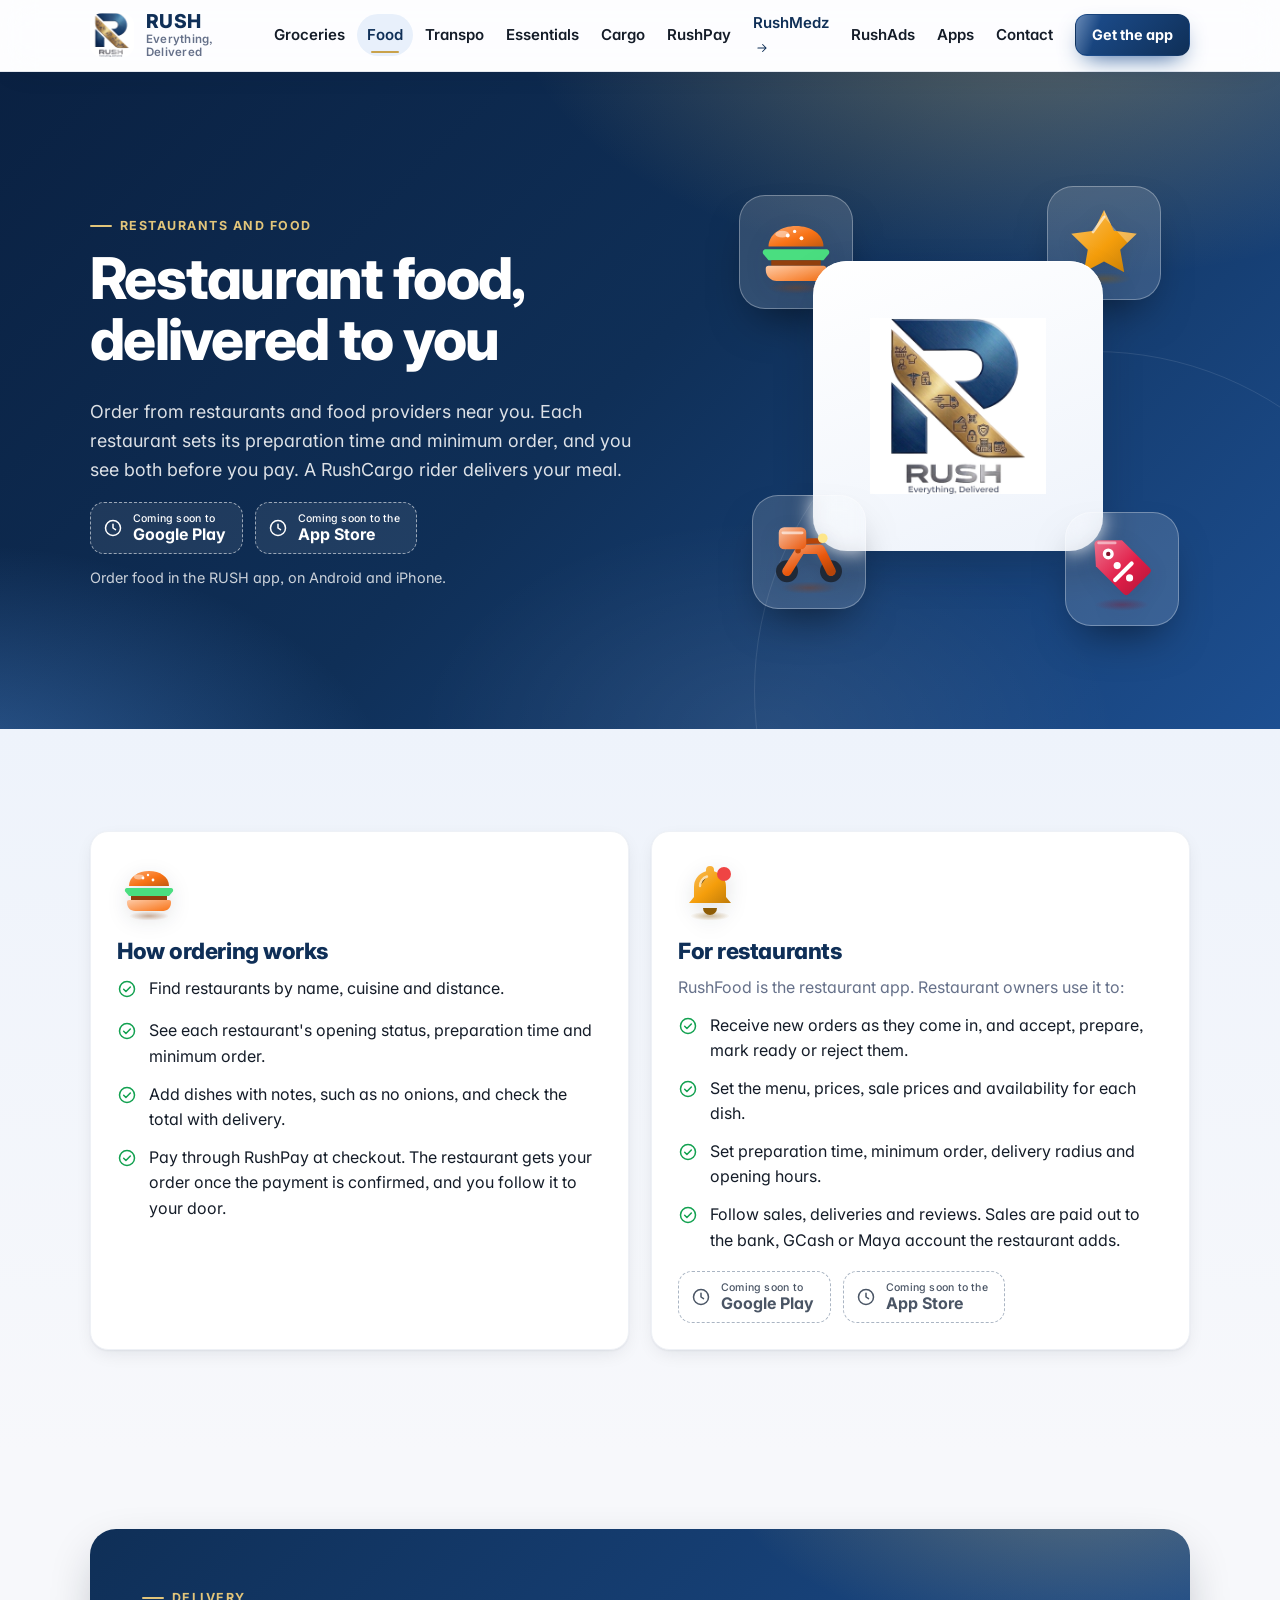
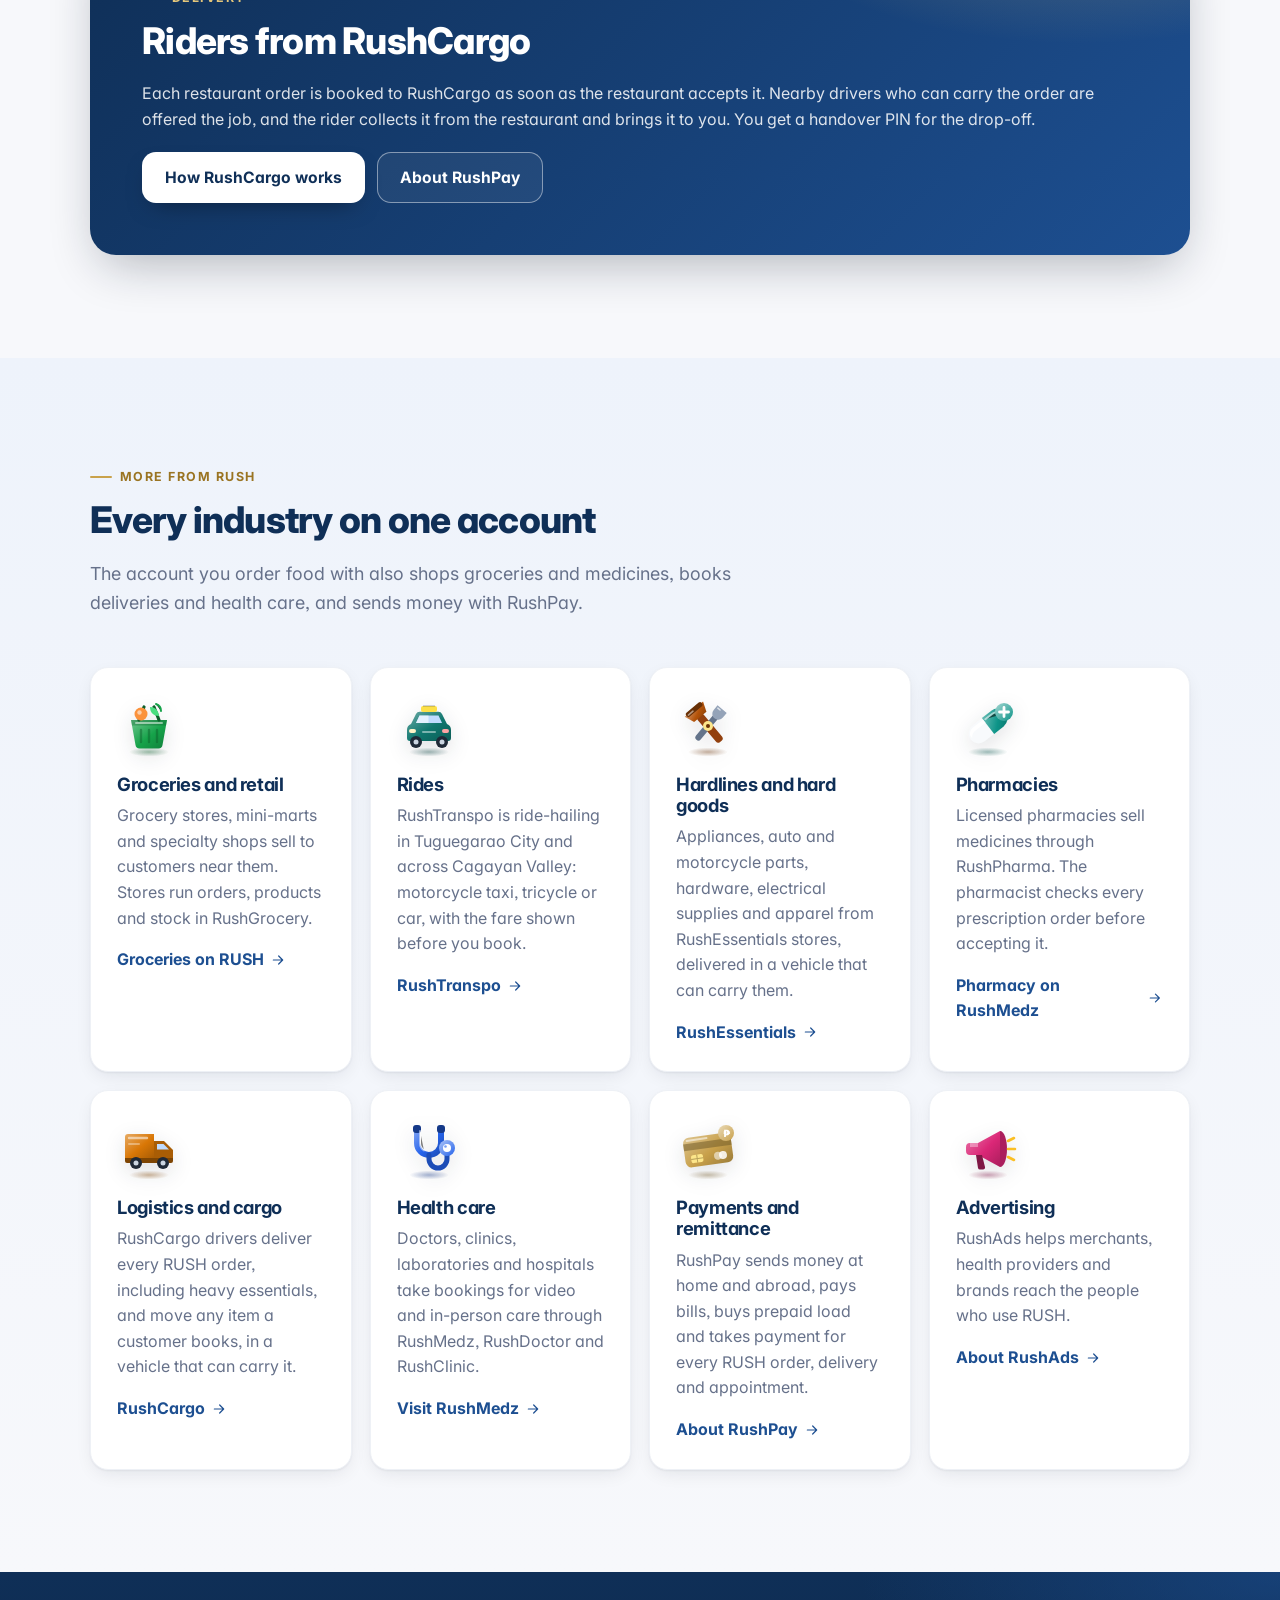
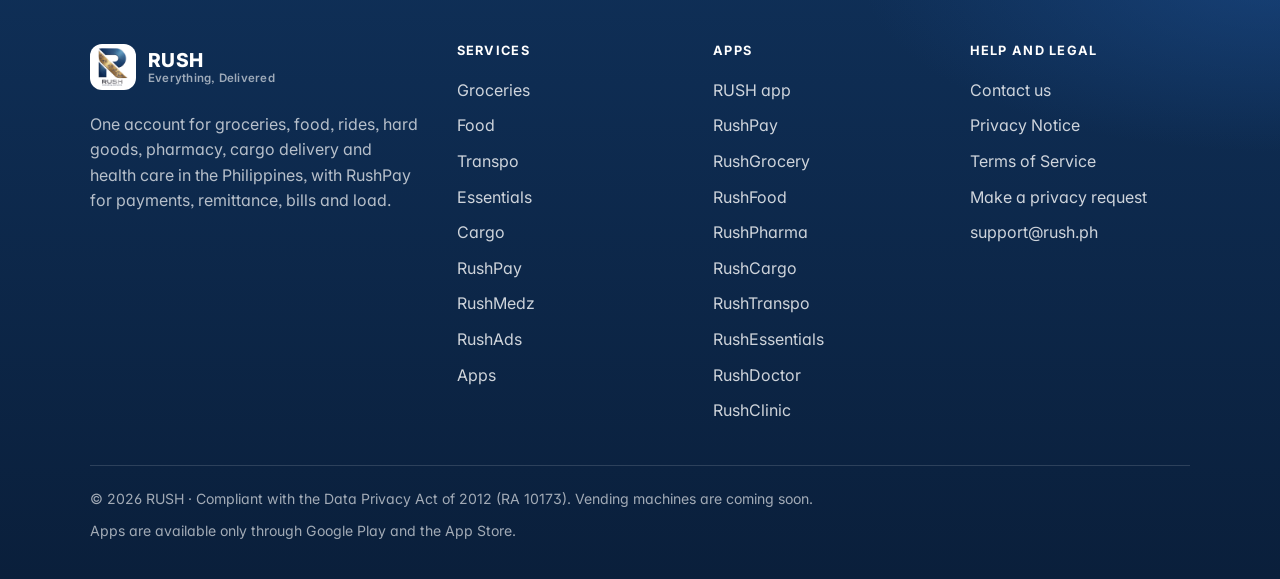
<file: food.html>
<!doctype html>
<html lang="en">
<head>
  <meta charset="utf-8">
  <meta name="viewport" content="width=device-width, initial-scale=1, viewport-fit=cover">
  <meta name="theme-color" content="#1d4f91">
  <meta name="description" content="Order food from restaurants in the RUSH app, delivered by RushCargo and paid through RushPay. Restaurants sell on RUSH with RushFood.">
  <title>Food · RUSH</title>
  <link rel="icon" href="assets/favicon.png">
  <link rel="apple-touch-icon" href="assets/icon-192.png">
  <meta property="og:type" content="website">
  <meta property="og:site_name" content="RUSH">
  <meta property="og:title" content="Food · RUSH">
  <meta property="og:description" content="Order food from restaurants in the RUSH app, delivered by RushCargo and paid through RushPay. Restaurants sell on RUSH with RushFood.">
  <meta property="og:url" content="https://ubms1.github.io/RUSHgroup.com/food.html">
  <meta property="og:image" content="https://ubms1.github.io/RUSHgroup.com/assets/rush-logo.png">
  <meta property="og:image:alt" content="RUSH logo">
  <meta name="twitter:card" content="summary">
  <link rel="preconnect" href="https://fonts.googleapis.com">
  <link rel="preconnect" href="https://fonts.gstatic.com" crossorigin>
  <link rel="stylesheet" href="https://fonts.googleapis.com/css2?family=Inter:wght@400;500;600;700;800&display=swap" media="print" onload="this.media='all'">
  <noscript><link rel="stylesheet" href="https://fonts.googleapis.com/css2?family=Inter:wght@400;500;600;700;800&display=swap"></noscript>
  <link rel="stylesheet" href="site.css">
</head>
<body data-page="food">
  <a class="skip" href="#main">Skip to content</a>
  <header class="site-head" data-site-head></header>

  <main id="main">
    <section class="hero" aria-labelledby="page-title">
      <div class="wrap">
        <div>
          <p class="eyebrow">Restaurants and food</p>
          <h1 id="page-title">Restaurant food, delivered to you</h1>
          <p class="lead">Order from restaurants and food providers near you. Each restaurant sets its preparation time and minimum order, and you see both before you pay. A RushCargo rider delivers your meal.</p>
          <div data-store-badges="app" aria-label="Download the RUSH app"></div>
          <p class="note">Order food in the RUSH app, on Android and iPhone.</p>
        </div>
        <div class="hero-art" aria-hidden="true">
          <span class="float-tile t1"><span data-tile="food" data-size="88"></span></span>
          <span class="float-tile t2"><span data-tile="star" data-size="88"></span></span>
          <div class="hero-logo"><img src="assets/rush-logo.png" alt="" width="300" height="300" decoding="async" fetchpriority="high"></div>
          <span class="float-tile t3"><span data-tile="bike" data-size="88"></span></span>
          <span class="float-tile t4"><span data-tile="promo" data-size="88"></span></span>
        </div>
      </div>
    </section>

    <section class="section tint" aria-labelledby="order-title">
      <div class="wrap grid-2">
        <div class="card">
          <span data-tile="food" data-size="64"></span>
          <h2 id="order-title" style="font-size:1.4rem">How ordering works</h2>
          <ul class="checks" style="margin-top:12px">
            <li><span data-icon="check-circle" data-size="20"></span>Find restaurants by name, cuisine and distance.</li>
            <li><span data-icon="check-circle" data-size="20"></span>See each restaurant's opening status, preparation time and minimum order.</li>
            <li><span data-icon="check-circle" data-size="20"></span>Add dishes with notes, such as no onions, and check the total with delivery.</li>
            <li><span data-icon="check-circle" data-size="20"></span>Pay through RushPay at checkout. The restaurant gets your order once the payment is confirmed, and you follow it to your door.</li>
          </ul>
        </div>
        <div class="card">
          <span data-tile="bell" data-size="64"></span>
          <h2 id="restaurant-title" style="font-size:1.4rem">For restaurants</h2>
          <p>RushFood is the restaurant app. Restaurant owners use it to:</p>
          <ul class="checks" style="margin-top:12px">
            <li><span data-icon="check-circle" data-size="20"></span>Receive new orders as they come in, and accept, prepare, mark ready or reject them.</li>
            <li><span data-icon="check-circle" data-size="20"></span>Set the menu, prices, sale prices and availability for each dish.</li>
            <li><span data-icon="check-circle" data-size="20"></span>Set preparation time, minimum order, delivery radius and opening hours.</li>
            <li><span data-icon="check-circle" data-size="20"></span>Follow sales, deliveries and reviews. Sales are paid out to the bank, GCash or Maya account the restaurant adds.</li>
          </ul>
          <div data-store-badges="food" aria-label="Download RushFood"></div>
        </div>
      </div>
    </section>

    <section class="section" aria-labelledby="delivery-title">
      <div class="wrap">
        <div class="panel">
          <p class="eyebrow">Delivery</p>
          <h2 id="delivery-title">Riders from RushCargo</h2>
          <p>Each restaurant order is booked to RushCargo as soon as the restaurant accepts it. Nearby drivers who can carry the order are offered the job, and the rider collects it from the restaurant and brings it to you. You get a handover PIN for the drop-off.</p>
          <div class="btn-row">
            <a class="btn btn-light" href="cargo.html">How RushCargo works</a>
            <a class="btn btn-outline-light" href="pay.html">About RushPay</a>
          </div>
        </div>
      </div>
    </section>

    <section class="section tint" aria-labelledby="more-title">
      <div class="wrap">
        <div class="head-row">
          <div>
            <p class="eyebrow">More from RUSH</p>
            <h2 id="more-title">Every industry on one account</h2>
            <p class="lead">The account you order food with also shops groceries and medicines, books deliveries and health care, and sends money with RushPay.</p>
          </div>
        </div>
        <div class="grid" data-industries="food"></div>
      </div>
    </section>
  </main>

  <footer class="site-foot" data-site-foot></footer>
  <script src="config.js"></script>
  <script src="assets/rush-icons.js"></script>
  <script src="site.js"></script>
</body>
</html>
</file>
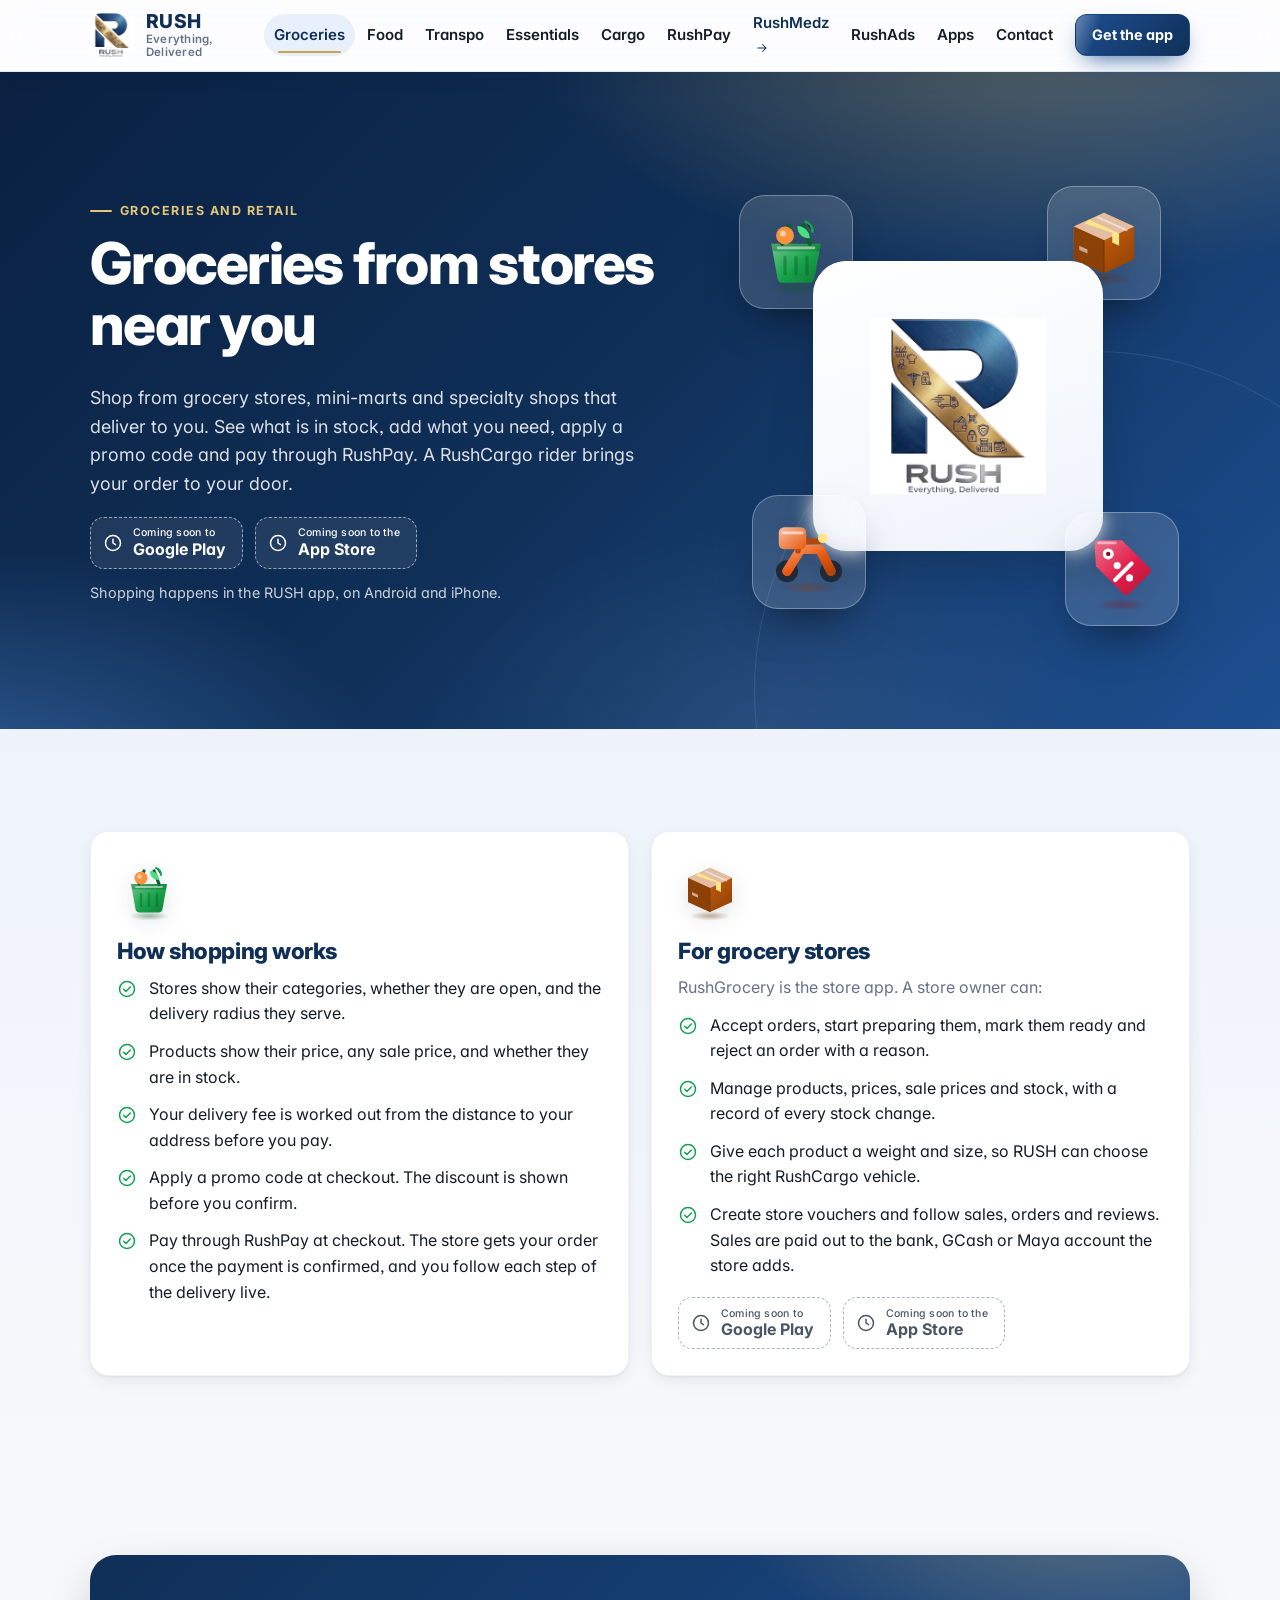
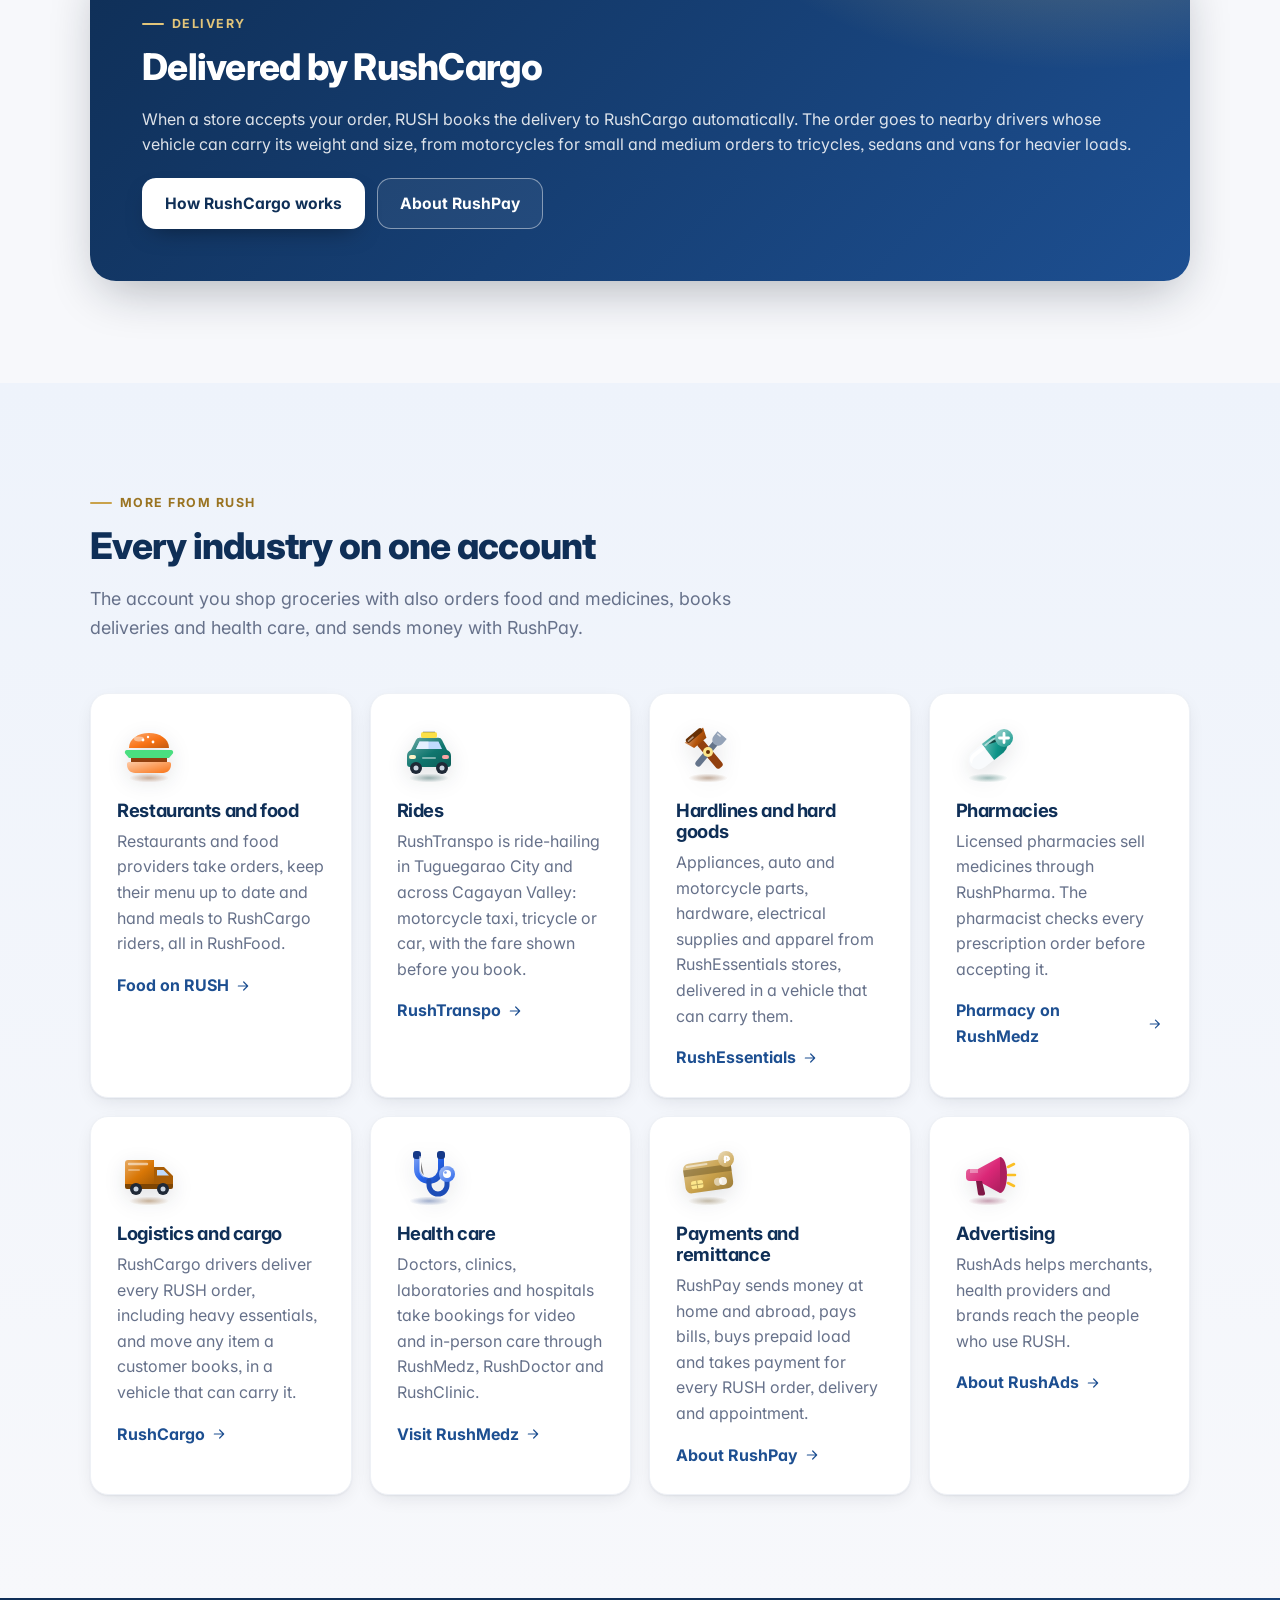
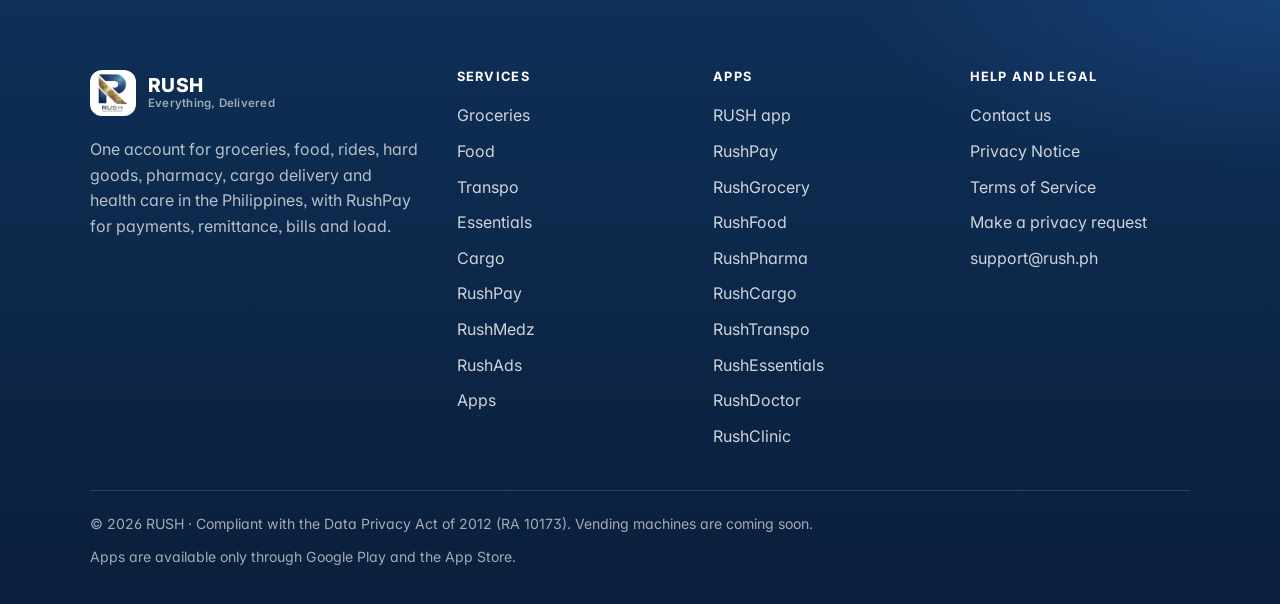
<file: groceries.html>
<!doctype html>
<html lang="en">
<head>
  <meta charset="utf-8">
  <meta name="viewport" content="width=device-width, initial-scale=1, viewport-fit=cover">
  <meta name="theme-color" content="#1d4f91">
  <meta name="description" content="Shop groceries from stores near you in the RUSH app, delivered by RushCargo and paid through RushPay. Grocery stores sell on RUSH with RushGrocery.">
  <title>Groceries · RUSH</title>
  <link rel="icon" href="assets/favicon.png">
  <link rel="apple-touch-icon" href="assets/icon-192.png">
  <meta property="og:type" content="website">
  <meta property="og:site_name" content="RUSH">
  <meta property="og:title" content="Groceries · RUSH">
  <meta property="og:description" content="Shop groceries from stores near you in the RUSH app, delivered by RushCargo and paid through RushPay. Grocery stores sell on RUSH with RushGrocery.">
  <meta property="og:url" content="https://ubms1.github.io/RUSHgroup.com/groceries.html">
  <meta property="og:image" content="https://ubms1.github.io/RUSHgroup.com/assets/rush-logo.png">
  <meta property="og:image:alt" content="RUSH logo">
  <meta name="twitter:card" content="summary">
  <link rel="preconnect" href="https://fonts.googleapis.com">
  <link rel="preconnect" href="https://fonts.gstatic.com" crossorigin>
  <link rel="stylesheet" href="https://fonts.googleapis.com/css2?family=Inter:wght@400;500;600;700;800&display=swap" media="print" onload="this.media='all'">
  <noscript><link rel="stylesheet" href="https://fonts.googleapis.com/css2?family=Inter:wght@400;500;600;700;800&display=swap"></noscript>
  <link rel="stylesheet" href="site.css">
</head>
<body data-page="groceries">
  <a class="skip" href="#main">Skip to content</a>
  <header class="site-head" data-site-head></header>

  <main id="main">
    <section class="hero" aria-labelledby="page-title">
      <div class="wrap">
        <div>
          <p class="eyebrow">Groceries and retail</p>
          <h1 id="page-title">Groceries from stores near you</h1>
          <p class="lead">Shop from grocery stores, mini-marts and specialty shops that deliver to you. See what is in stock, add what you need, apply a promo code and pay through RushPay. A RushCargo rider brings your order to your door.</p>
          <div data-store-badges="app" aria-label="Download the RUSH app"></div>
          <p class="note">Shopping happens in the RUSH app, on Android and iPhone.</p>
        </div>
        <div class="hero-art" aria-hidden="true">
          <span class="float-tile t1"><span data-tile="grocery" data-size="88"></span></span>
          <span class="float-tile t2"><span data-tile="box" data-size="88"></span></span>
          <div class="hero-logo"><img src="assets/rush-logo.png" alt="" width="300" height="300" decoding="async" fetchpriority="high"></div>
          <span class="float-tile t3"><span data-tile="bike" data-size="88"></span></span>
          <span class="float-tile t4"><span data-tile="promo" data-size="88"></span></span>
        </div>
      </div>
    </section>

    <section class="section tint" aria-labelledby="shop-title">
      <div class="wrap grid-2">
        <div class="card">
          <span data-tile="grocery" data-size="64"></span>
          <h2 id="shop-title" style="font-size:1.4rem">How shopping works</h2>
          <ul class="checks" style="margin-top:12px">
            <li><span data-icon="check-circle" data-size="20"></span>Stores show their categories, whether they are open, and the delivery radius they serve.</li>
            <li><span data-icon="check-circle" data-size="20"></span>Products show their price, any sale price, and whether they are in stock.</li>
            <li><span data-icon="check-circle" data-size="20"></span>Your delivery fee is worked out from the distance to your address before you pay.</li>
            <li><span data-icon="check-circle" data-size="20"></span>Apply a promo code at checkout. The discount is shown before you confirm.</li>
            <li><span data-icon="check-circle" data-size="20"></span>Pay through RushPay at checkout. The store gets your order once the payment is confirmed, and you follow each step of the delivery live.</li>
          </ul>
        </div>
        <div class="card">
          <span data-tile="box" data-size="64"></span>
          <h2 id="store-title" style="font-size:1.4rem">For grocery stores</h2>
          <p>RushGrocery is the store app. A store owner can:</p>
          <ul class="checks" style="margin-top:12px">
            <li><span data-icon="check-circle" data-size="20"></span>Accept orders, start preparing them, mark them ready and reject an order with a reason.</li>
            <li><span data-icon="check-circle" data-size="20"></span>Manage products, prices, sale prices and stock, with a record of every stock change.</li>
            <li><span data-icon="check-circle" data-size="20"></span>Give each product a weight and size, so RUSH can choose the right RushCargo vehicle.</li>
            <li><span data-icon="check-circle" data-size="20"></span>Create store vouchers and follow sales, orders and reviews. Sales are paid out to the bank, GCash or Maya account the store adds.</li>
          </ul>
          <div data-store-badges="grocery" aria-label="Download RushGrocery"></div>
        </div>
      </div>
    </section>

    <section class="section" aria-labelledby="cargo-title">
      <div class="wrap">
        <div class="panel">
          <p class="eyebrow">Delivery</p>
          <h2 id="cargo-title">Delivered by RushCargo</h2>
          <p>When a store accepts your order, RUSH books the delivery to RushCargo automatically. The order goes to nearby drivers whose vehicle can carry its weight and size, from motorcycles for small and medium orders to tricycles, sedans and vans for heavier loads.</p>
          <div class="btn-row">
            <a class="btn btn-light" href="cargo.html">How RushCargo works</a>
            <a class="btn btn-outline-light" href="pay.html">About RushPay</a>
          </div>
        </div>
      </div>
    </section>

    <section class="section tint" aria-labelledby="more-title">
      <div class="wrap">
        <div class="head-row">
          <div>
            <p class="eyebrow">More from RUSH</p>
            <h2 id="more-title">Every industry on one account</h2>
            <p class="lead">The account you shop groceries with also orders food and medicines, books deliveries and health care, and sends money with RushPay.</p>
          </div>
        </div>
        <div class="grid" data-industries="groceries"></div>
      </div>
    </section>
  </main>

  <footer class="site-foot" data-site-foot></footer>
  <script src="config.js"></script>
  <script src="assets/rush-icons.js"></script>
  <script src="site.js"></script>
</body>
</html>
</file>
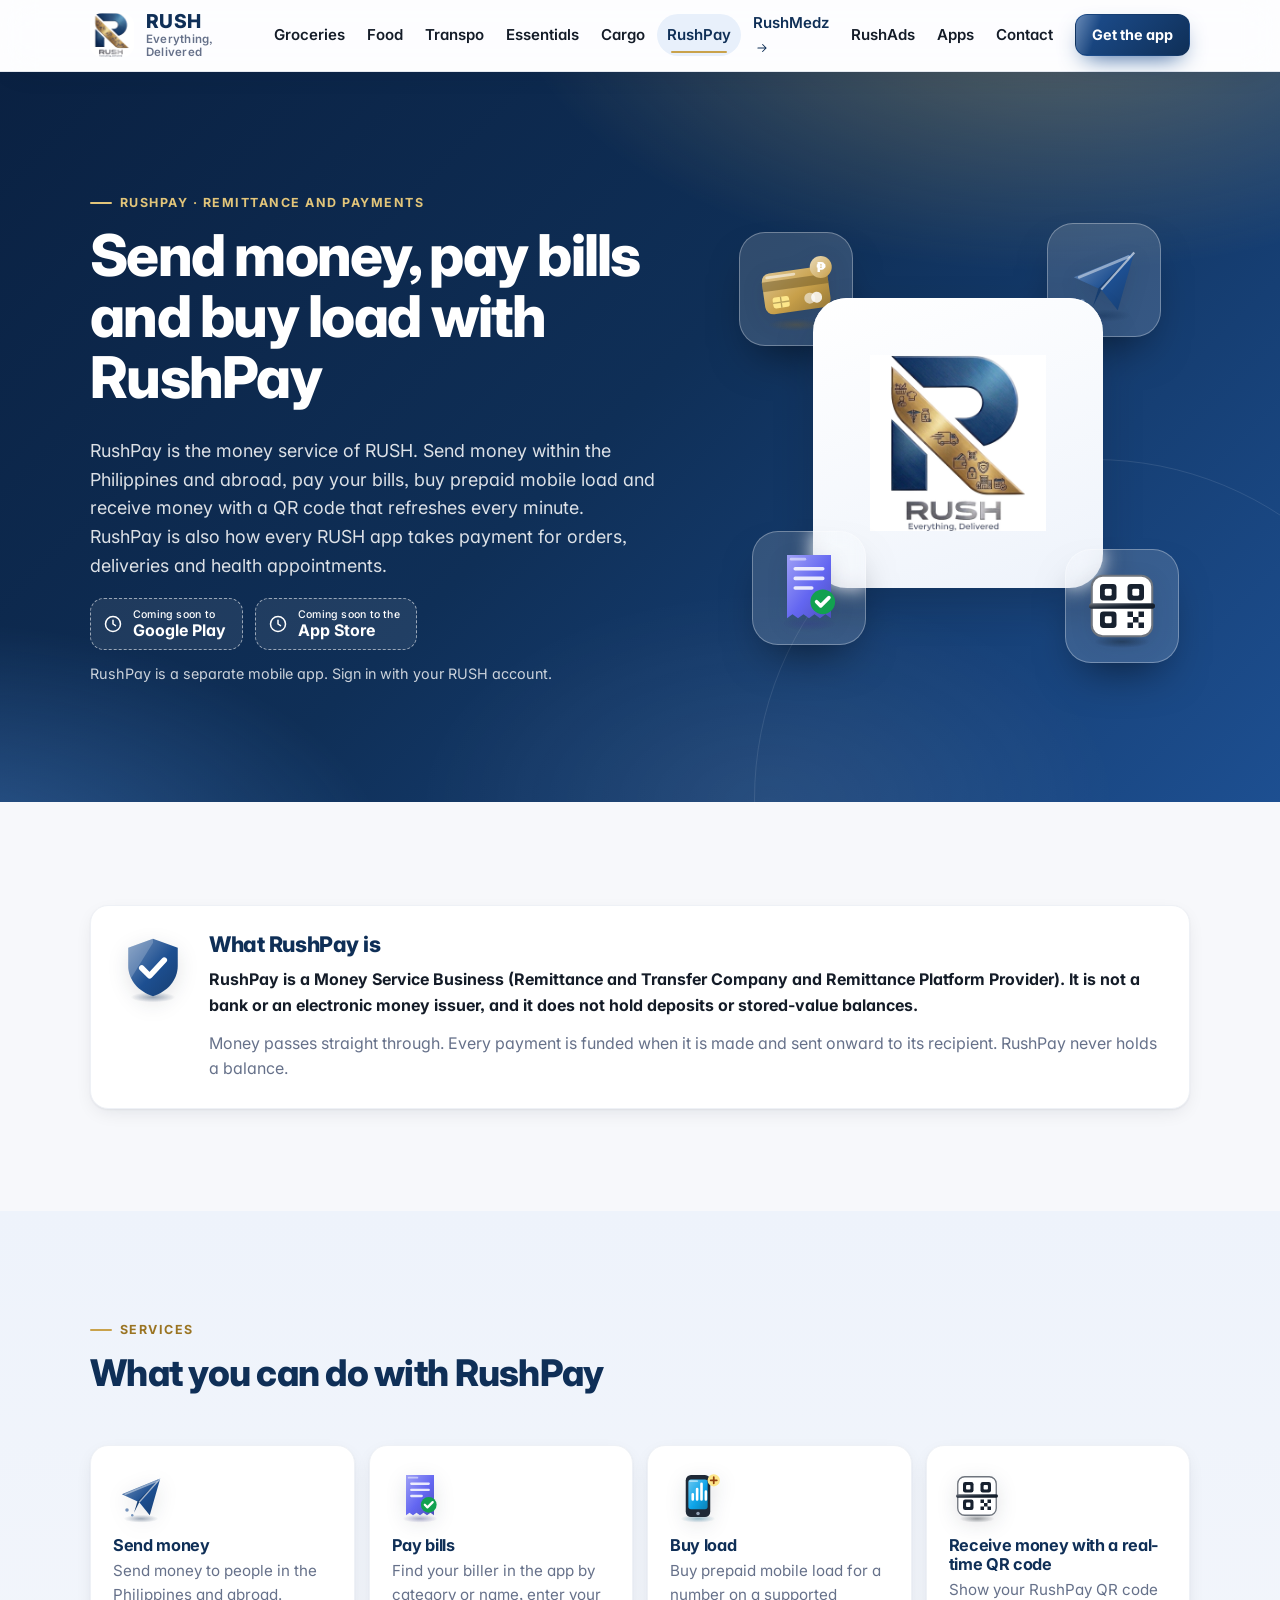
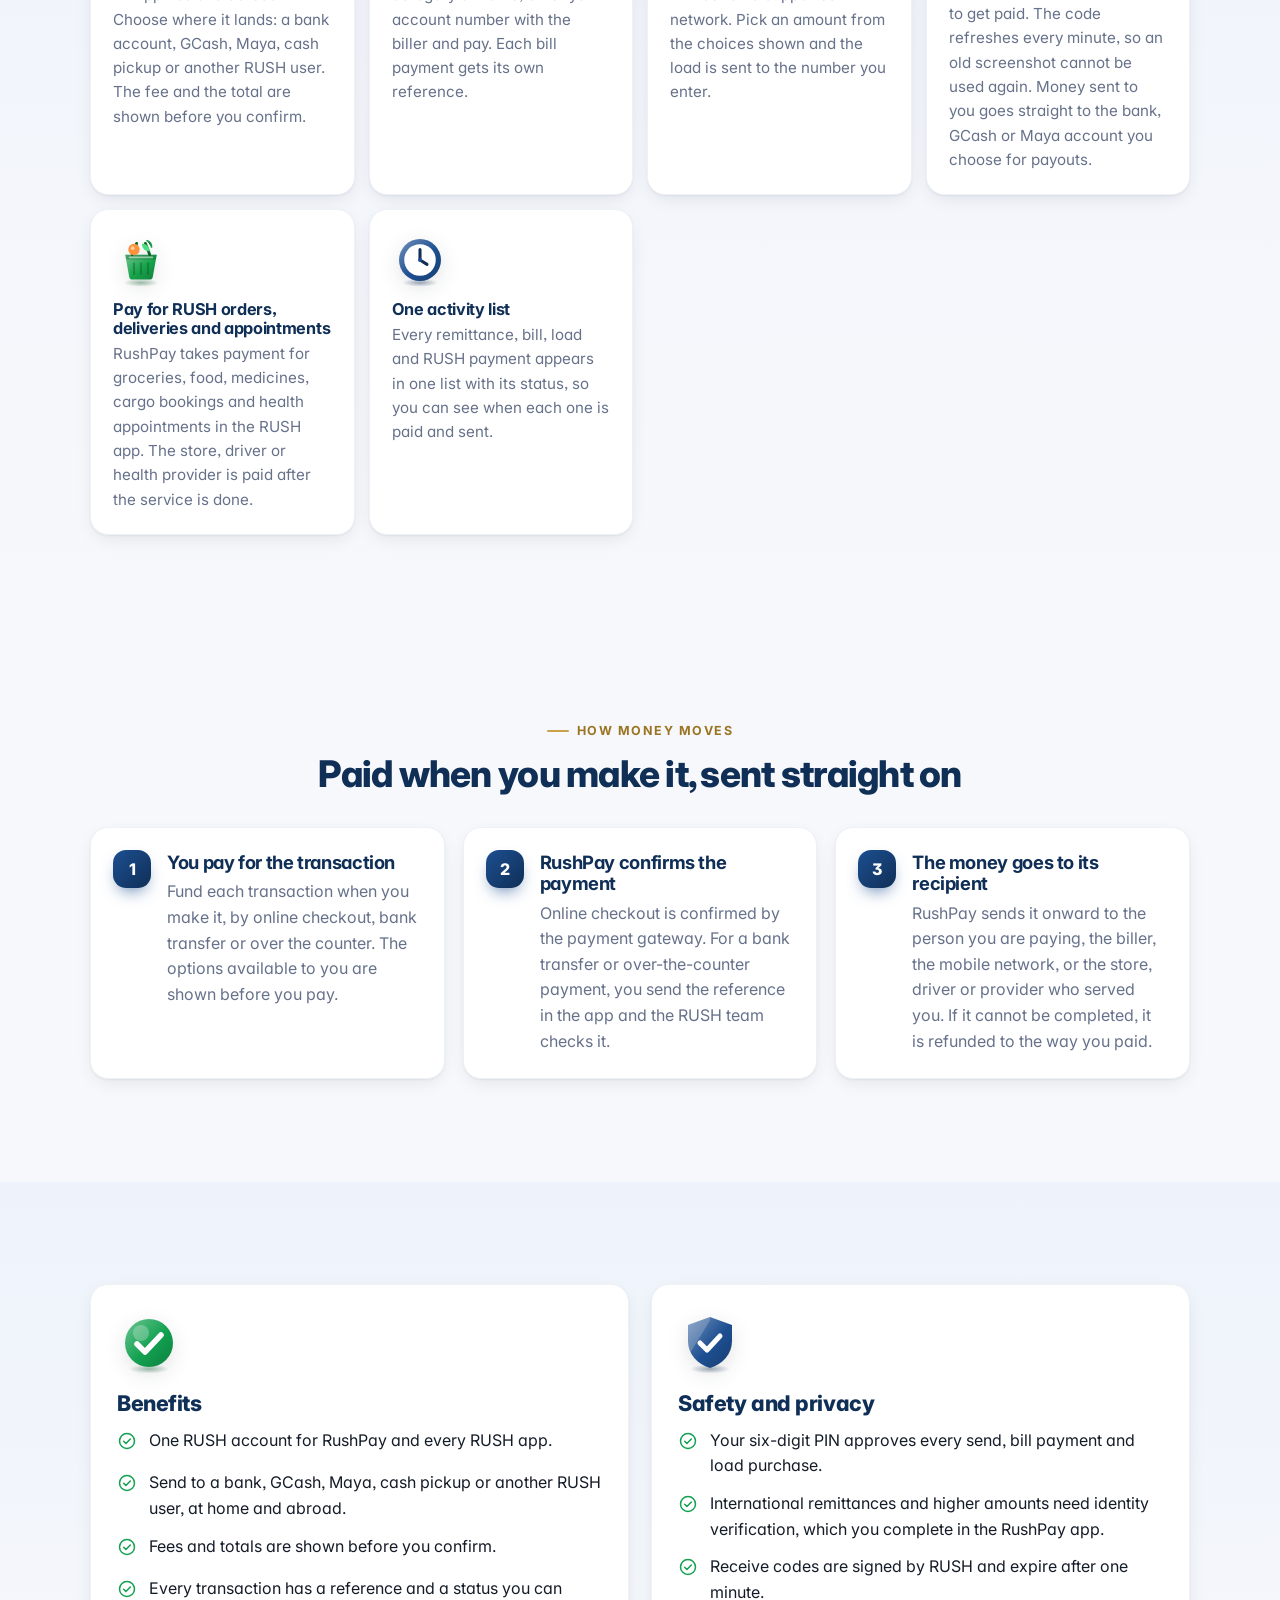
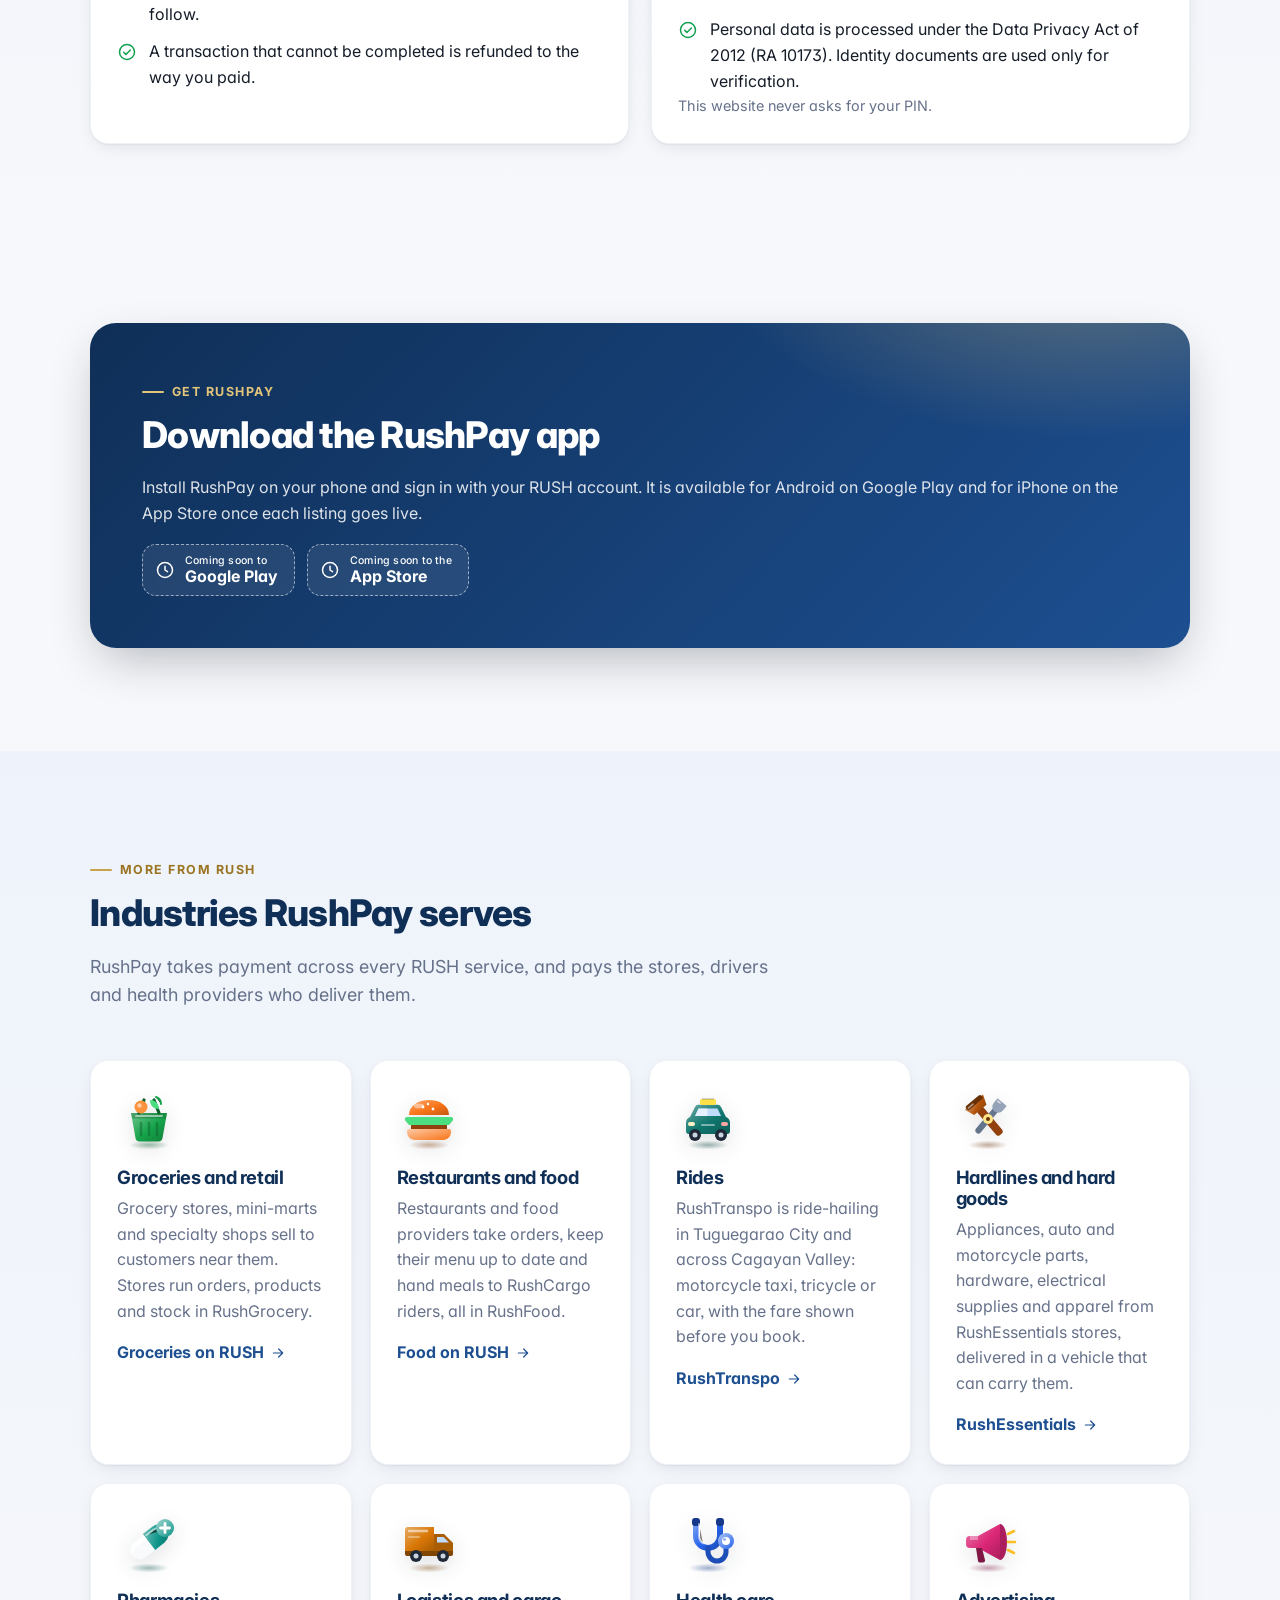
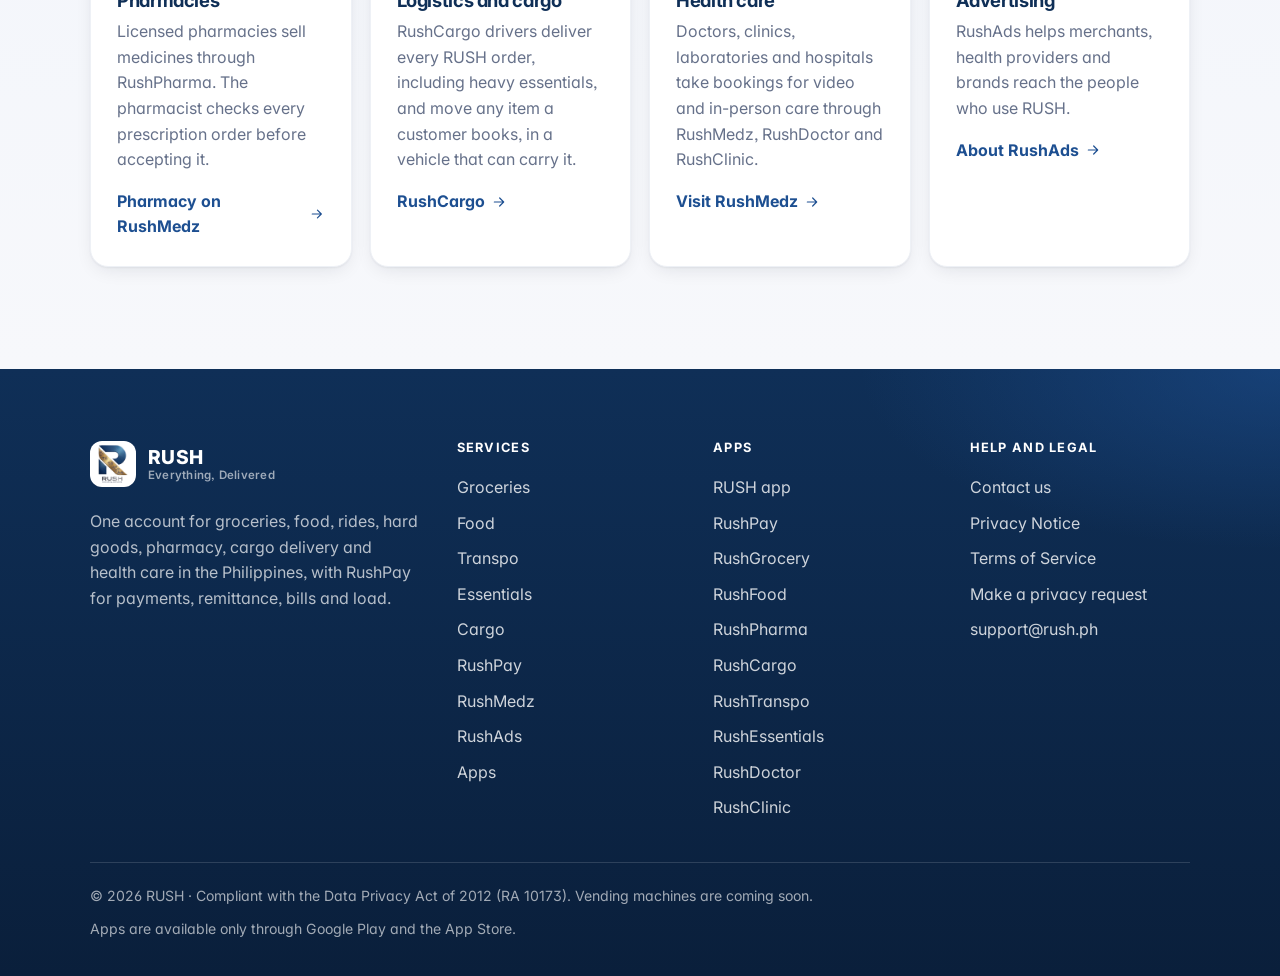
<file: pay.html>
<!doctype html>
<html lang="en">
<head>
  <meta charset="utf-8">
  <meta name="viewport" content="width=device-width, initial-scale=1, viewport-fit=cover">
  <meta name="theme-color" content="#1d4f91">
  <meta name="description" content="RushPay sends money in the Philippines and abroad, pays bills, buys prepaid load and receives money with a real-time QR code. It is how RUSH apps take payment. Download RushPay from Google Play or the App Store.">
  <title>RushPay · Remittance, bills and load · RUSH</title>
  <link rel="icon" href="assets/favicon.png">
  <link rel="apple-touch-icon" href="assets/icon-192.png">
  <meta property="og:type" content="website">
  <meta property="og:site_name" content="RUSH">
  <meta property="og:title" content="RushPay · Remittance, bills and load">
  <meta property="og:description" content="RushPay sends money in the Philippines and abroad, pays bills, buys prepaid load and receives money with a real-time QR code. It is how RUSH apps take payment.">
  <meta property="og:url" content="https://ubms1.github.io/RUSHgroup.com/pay.html">
  <meta property="og:image" content="https://ubms1.github.io/RUSHgroup.com/assets/rush-logo.png">
  <meta property="og:image:alt" content="RUSH logo">
  <meta name="twitter:card" content="summary">
  <link rel="preconnect" href="https://fonts.googleapis.com">
  <link rel="preconnect" href="https://fonts.gstatic.com" crossorigin>
  <link rel="stylesheet" href="https://fonts.googleapis.com/css2?family=Inter:wght@400;500;600;700;800&display=swap" media="print" onload="this.media='all'">
  <noscript><link rel="stylesheet" href="https://fonts.googleapis.com/css2?family=Inter:wght@400;500;600;700;800&display=swap"></noscript>
  <link rel="stylesheet" href="site.css">
</head>
<body data-page="pay">
  <a class="skip" href="#main">Skip to content</a>
  <header class="site-head" data-site-head></header>

  <main id="main">
    <section class="hero" aria-labelledby="page-title">
      <div class="wrap">
        <div>
          <p class="eyebrow">RushPay · Remittance and payments</p>
          <h1 id="page-title">Send money, pay bills and buy load with RushPay</h1>
          <p class="lead">RushPay is the money service of RUSH. Send money within the Philippines and abroad, pay your bills, buy prepaid mobile load and receive money with a QR code that refreshes every minute. RushPay is also how every RUSH app takes payment for orders, deliveries and health appointments.</p>
          <div data-store-badges="pay" aria-label="Download RushPay"></div>
          <p class="note">RushPay is a separate mobile app. Sign in with your RUSH account.</p>
        </div>
        <div class="hero-art" aria-hidden="true">
          <span class="float-tile t1"><span data-tile="pay" data-size="88"></span></span>
          <span class="float-tile t2"><span data-tile="send" data-size="88"></span></span>
          <div class="hero-logo"><img src="assets/rush-logo.png" alt="" width="300" height="300" decoding="async" fetchpriority="high"></div>
          <span class="float-tile t3"><span data-tile="bills" data-size="88"></span></span>
          <span class="float-tile t4"><span data-tile="qr" data-size="88"></span></span>
        </div>
      </div>
    </section>

    <section class="section" aria-labelledby="what-title">
      <div class="wrap">
        <div class="card statement-card">
          <span data-tile="shield" data-size="72"></span>
          <div>
            <h2 id="what-title" style="font-size:1.35rem">What RushPay is</h2>
            <p><strong style="color:var(--ink)">RushPay is a Money Service Business (Remittance and Transfer Company and Remittance Platform Provider). It is not a bank or an electronic money issuer, and it does not hold deposits or stored-value balances.</strong></p>
            <p style="margin-top:12px">Money passes straight through. Every payment is funded when it is made and sent onward to its recipient. RushPay never holds a balance.</p>
          </div>
        </div>
      </div>
    </section>

    <section class="section tint" aria-labelledby="features-title">
      <div class="wrap">
        <div class="head-row">
          <div>
            <p class="eyebrow">Services</p>
            <h2 id="features-title">What you can do with RushPay</h2>
          </div>
        </div>
        <ul class="feature-list">
          <li>
            <span data-tile="send" data-size="56"></span>
            <h3>Send money</h3>
            <p>Send money to people in the Philippines and abroad. Choose where it lands: a bank account, GCash, Maya, cash pickup or another RUSH user. The fee and the total are shown before you confirm.</p>
          </li>
          <li>
            <span data-tile="bills" data-size="56"></span>
            <h3>Pay bills</h3>
            <p>Find your biller in the app by category or name, enter your account number with the biller and pay. Each bill payment gets its own reference.</p>
          </li>
          <li>
            <span data-tile="load" data-size="56"></span>
            <h3>Buy load</h3>
            <p>Buy prepaid mobile load for a number on a supported network. Pick an amount from the choices shown and the load is sent to the number you enter.</p>
          </li>
          <li>
            <span data-tile="qr" data-size="56"></span>
            <h3>Receive money with a real-time QR code</h3>
            <p>Show your RushPay QR code to get paid. The code refreshes every minute, so an old screenshot cannot be used again. Money sent to you goes straight to the bank, GCash or Maya account you choose for payouts.</p>
          </li>
          <li>
            <span data-tile="grocery" data-size="56"></span>
            <h3>Pay for RUSH orders, deliveries and appointments</h3>
            <p>RushPay takes payment for groceries, food, medicines, cargo bookings and health appointments in the RUSH app. The store, driver or health provider is paid after the service is done.</p>
          </li>
          <li>
            <span data-tile="clock" data-size="56"></span>
            <h3>One activity list</h3>
            <p>Every remittance, bill, load and RUSH payment appears in one list with its status, so you can see when each one is paid and sent.</p>
          </li>
        </ul>
      </div>
    </section>

    <section class="section" aria-labelledby="flow-title">
      <div class="wrap">
        <div class="center">
          <p class="eyebrow">How money moves</p>
          <h2 id="flow-title">Paid when you make it, sent straight on</h2>
        </div>
        <ol class="steps" style="margin-top:32px">
          <li>
            <h3>You pay for the transaction</h3>
            <p>Fund each transaction when you make it, by online checkout, bank transfer or over the counter. The options available to you are shown before you pay.</p>
          </li>
          <li>
            <h3>RushPay confirms the payment</h3>
            <p>Online checkout is confirmed by the payment gateway. For a bank transfer or over-the-counter payment, you send the reference in the app and the RUSH team checks it.</p>
          </li>
          <li>
            <h3>The money goes to its recipient</h3>
            <p>RushPay sends it onward to the person you are paying, the biller, the mobile network, or the store, driver or provider who served you. If it cannot be completed, it is refunded to the way you paid.</p>
          </li>
        </ol>
      </div>
    </section>

    <section class="section tint" aria-labelledby="benefits-title">
      <div class="wrap grid-2">
        <div class="card">
          <span data-tile="success" data-size="64"></span>
          <h2 id="benefits-title" style="font-size:1.35rem">Benefits</h2>
          <ul class="checks" style="margin-top:12px">
            <li><span data-icon="check-circle" data-size="20"></span>One RUSH account for RushPay and every RUSH app.</li>
            <li><span data-icon="check-circle" data-size="20"></span>Send to a bank, GCash, Maya, cash pickup or another RUSH user, at home and abroad.</li>
            <li><span data-icon="check-circle" data-size="20"></span>Fees and totals are shown before you confirm.</li>
            <li><span data-icon="check-circle" data-size="20"></span>Every transaction has a reference and a status you can follow.</li>
            <li><span data-icon="check-circle" data-size="20"></span>A transaction that cannot be completed is refunded to the way you paid.</li>
          </ul>
        </div>
        <div class="card">
          <span data-tile="shield" data-size="64"></span>
          <h2 style="font-size:1.35rem">Safety and privacy</h2>
          <ul class="checks" style="margin-top:12px">
            <li><span data-icon="check-circle" data-size="20"></span>Your six-digit PIN approves every send, bill payment and load purchase.</li>
            <li><span data-icon="check-circle" data-size="20"></span>International remittances and higher amounts need identity verification, which you complete in the RushPay app.</li>
            <li><span data-icon="check-circle" data-size="20"></span>Receive codes are signed by RUSH and expire after one minute.</li>
            <li><span data-icon="check-circle" data-size="20"></span>Personal data is processed under the Data Privacy Act of 2012 (RA 10173). Identity documents are used only for verification.</li>
          </ul>
          <p class="note">This website never asks for your PIN.</p>
        </div>
      </div>
    </section>

    <section class="section" aria-labelledby="get-title">
      <div class="wrap">
        <div class="panel">
          <p class="eyebrow">Get RushPay</p>
          <h2 id="get-title">Download the RushPay app</h2>
          <p>Install RushPay on your phone and sign in with your RUSH account. It is available for Android on Google Play and for iPhone on the App Store once each listing goes live.</p>
          <div data-store-badges="pay" aria-label="Download RushPay"></div>
        </div>
      </div>
    </section>

    <section class="section tint" aria-labelledby="more-title">
      <div class="wrap">
        <div class="head-row">
          <div>
            <p class="eyebrow">More from RUSH</p>
            <h2 id="more-title">Industries RushPay serves</h2>
            <p class="lead">RushPay takes payment across every RUSH service, and pays the stores, drivers and health providers who deliver them.</p>
          </div>
        </div>
        <div class="grid" data-industries="pay"></div>
      </div>
    </section>
  </main>

  <footer class="site-foot" data-site-foot></footer>
  <script src="config.js"></script>
  <script src="assets/rush-icons.js"></script>
  <script src="site.js"></script>
</body>
</html>
</file>
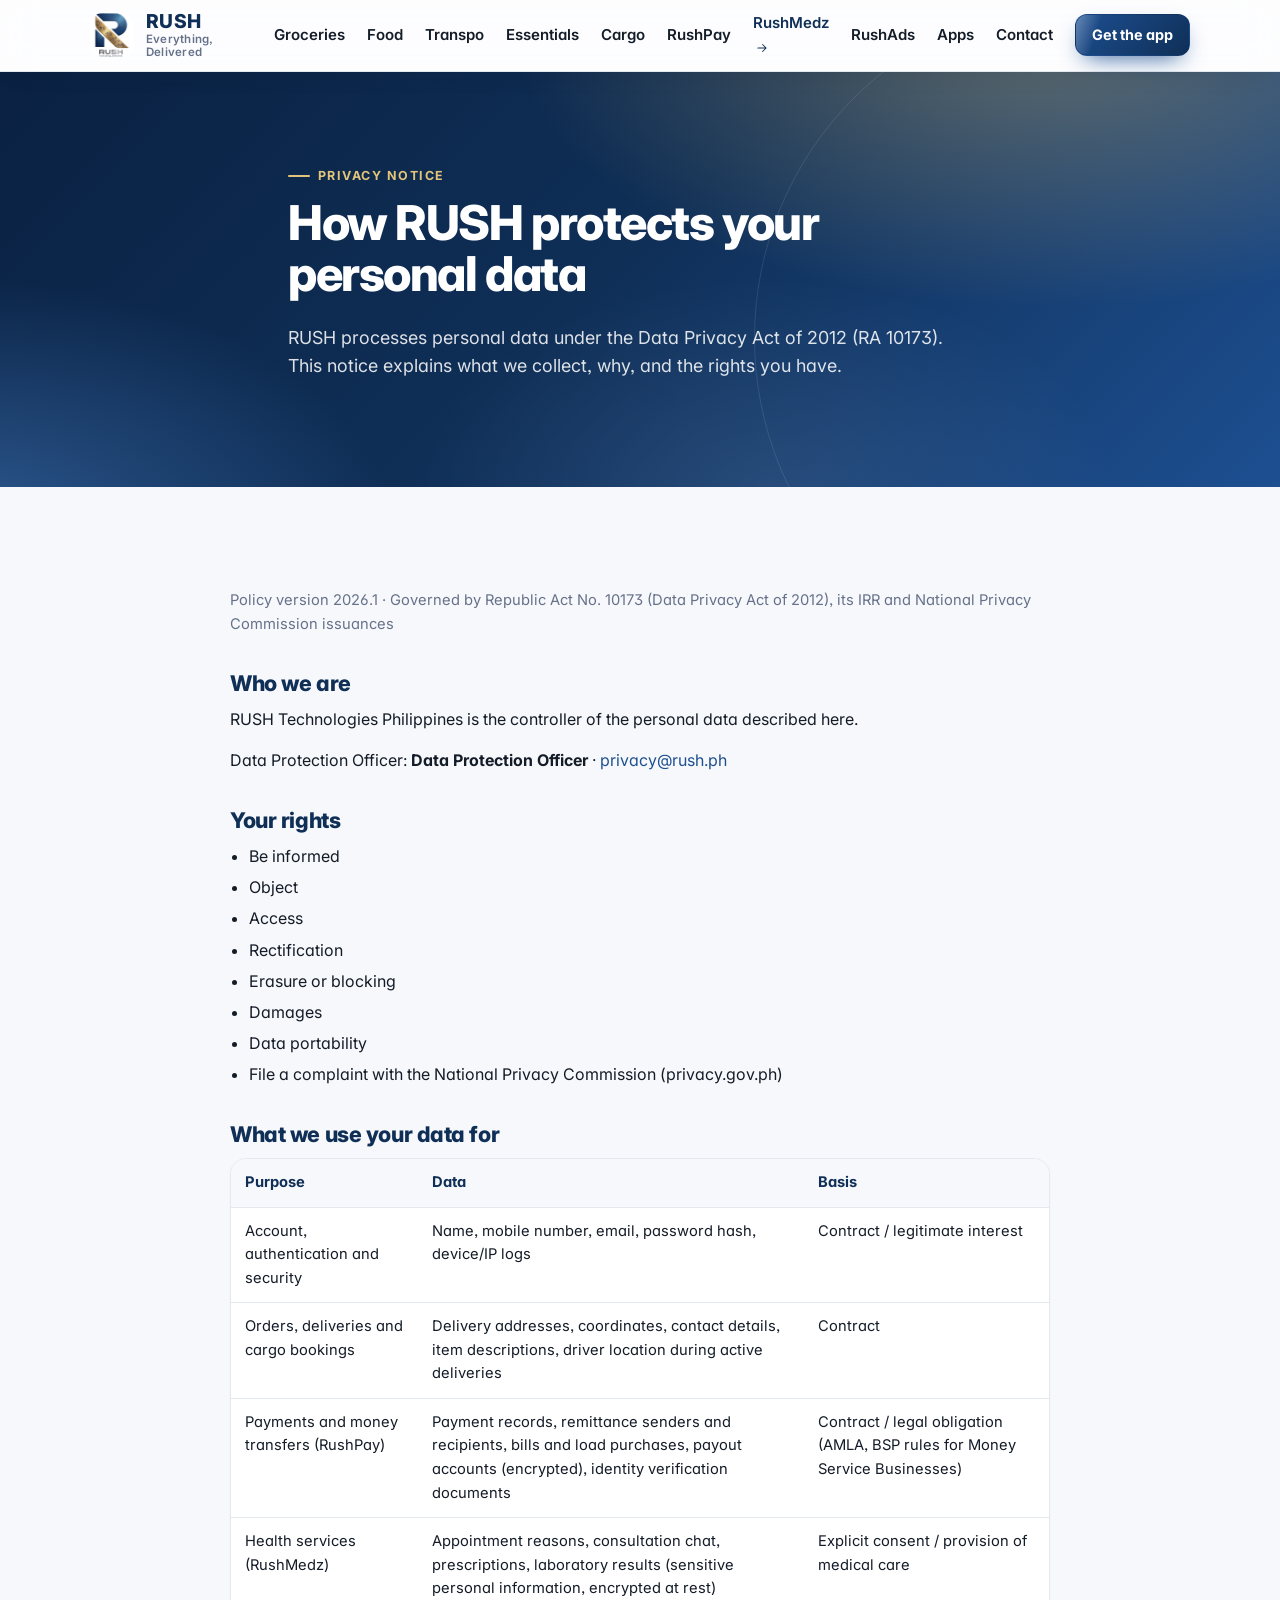
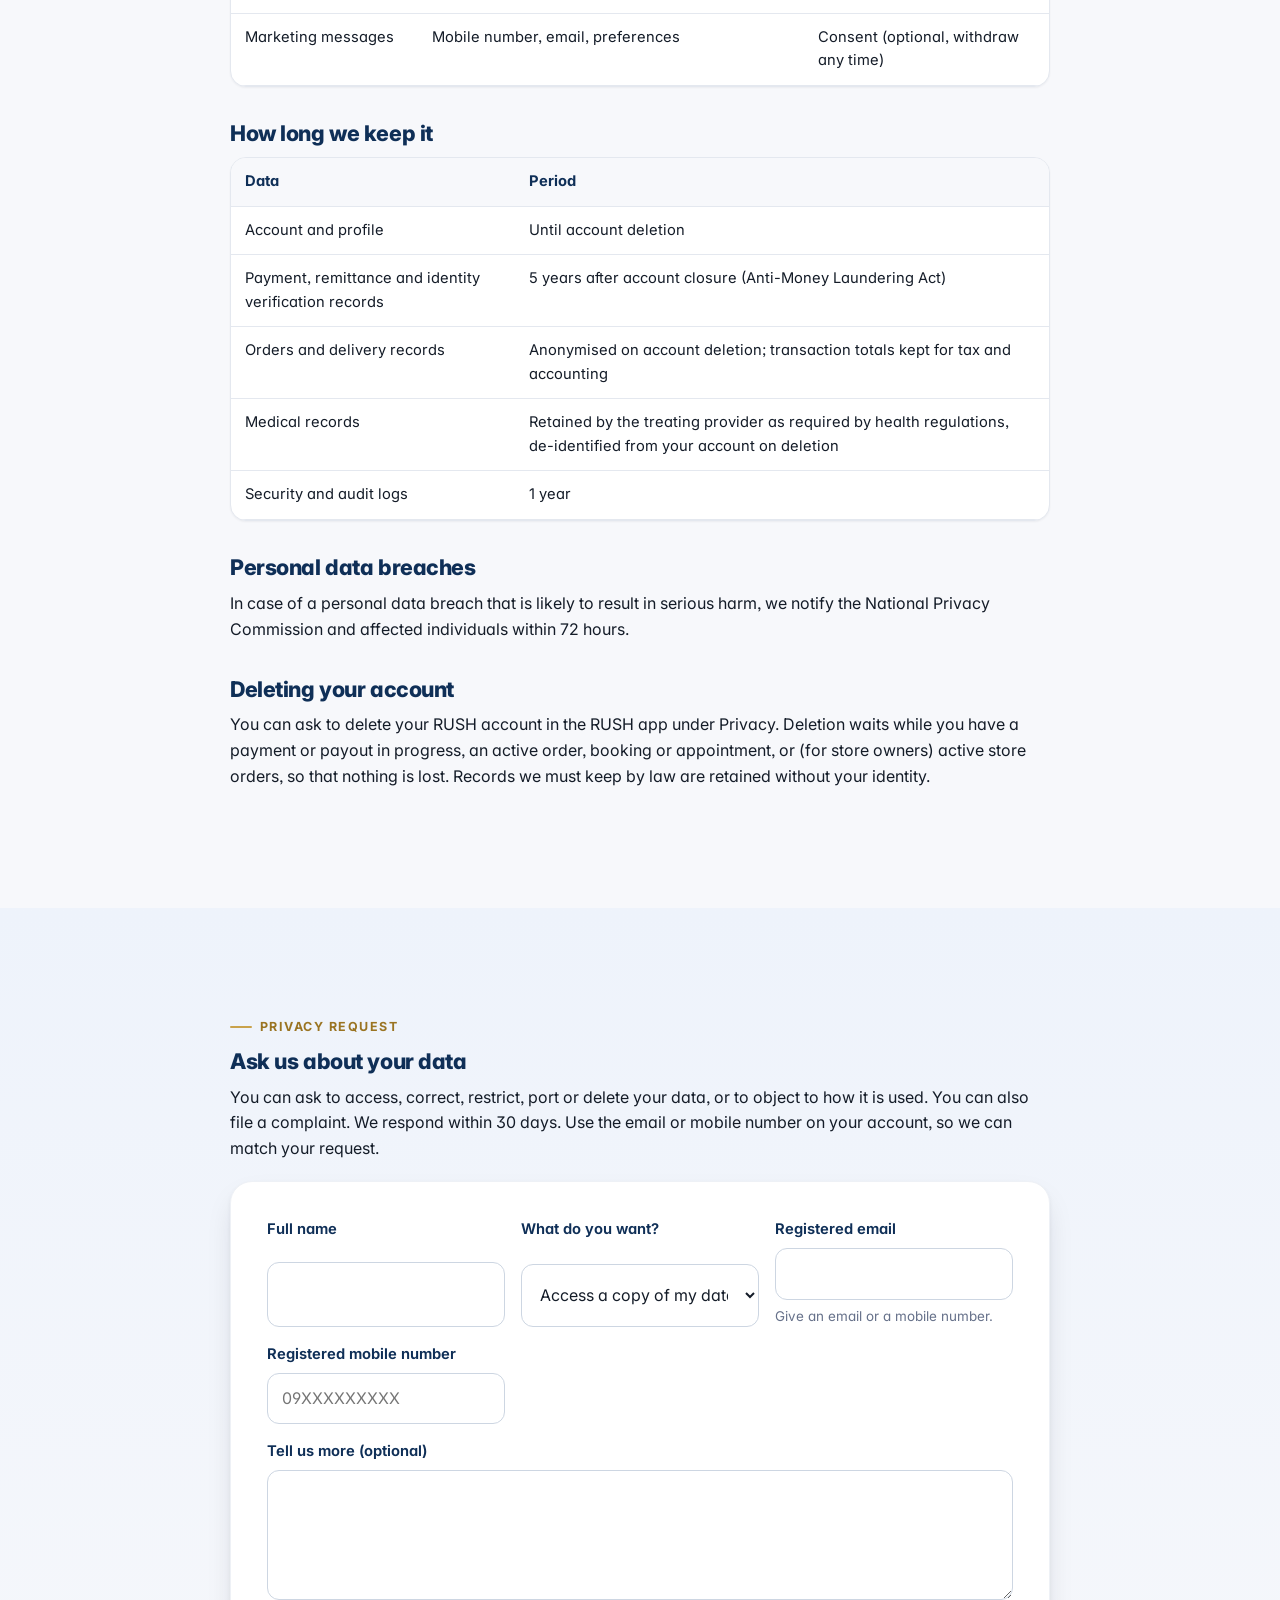
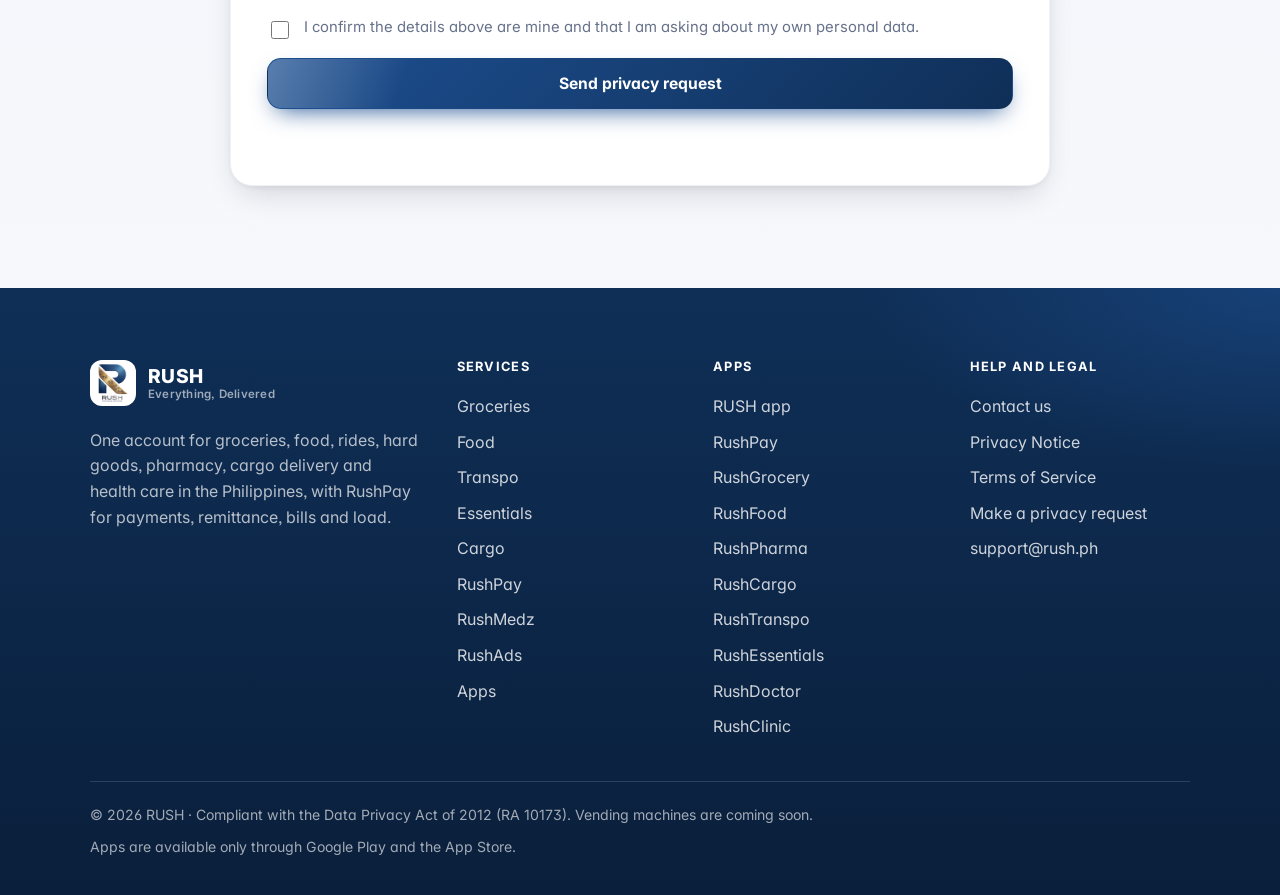
<file: privacy.html>
<!doctype html>
<html lang="en">
<head>
  <meta charset="utf-8">
  <meta name="viewport" content="width=device-width, initial-scale=1, viewport-fit=cover">
  <meta name="theme-color" content="#1d4f91">
  <meta name="description" content="How RUSH collects, uses, keeps and protects your personal data under the Data Privacy Act of 2012, and how to make a privacy request.">
  <title>Privacy Notice · RUSH</title>
  <link rel="icon" href="assets/favicon.png">
  <link rel="apple-touch-icon" href="assets/icon-192.png">
  <meta property="og:type" content="website">
  <meta property="og:site_name" content="RUSH">
  <meta property="og:title" content="Privacy Notice · RUSH">
  <meta property="og:description" content="How RUSH collects, uses, keeps and protects your personal data under the Data Privacy Act of 2012, and how to make a privacy request.">
  <meta property="og:url" content="https://ubms1.github.io/RUSHgroup.com/privacy.html">
  <meta property="og:image" content="https://ubms1.github.io/RUSHgroup.com/assets/rush-logo.png">
  <meta property="og:image:alt" content="RUSH logo">
  <meta name="twitter:card" content="summary">
  <link rel="preconnect" href="https://fonts.googleapis.com">
  <link rel="preconnect" href="https://fonts.gstatic.com" crossorigin>
  <link rel="stylesheet" href="https://fonts.googleapis.com/css2?family=Inter:wght@400;500;600;700;800&display=swap" media="print" onload="this.media='all'">
  <noscript><link rel="stylesheet" href="https://fonts.googleapis.com/css2?family=Inter:wght@400;500;600;700;800&display=swap"></noscript>
  <link rel="stylesheet" href="site.css">
</head>
<body data-page="privacy">
  <a class="skip" href="#main">Skip to content</a>
  <header class="site-head" data-site-head></header>

  <main id="main">
    <section class="hero compact" aria-labelledby="page-title">
      <div class="wrap">
        <div class="doc">
          <p class="eyebrow">Privacy Notice</p>
          <h1 id="page-title">How RUSH protects your personal data</h1>
          <p class="lead">RUSH processes personal data under the Data Privacy Act of 2012 (RA 10173). This notice explains what we collect, why, and the rights you have.</p>
        </div>
      </div>
    </section>

    <section class="section" aria-label="Privacy Notice">
      <div class="wrap">
        <div class="doc">
          <div data-privacy aria-live="polite">
            <div class="skeleton" aria-hidden="true"></div>
          </div>
        </div>
      </div>
    </section>

    <section class="section tint" id="request" aria-labelledby="request-title">
      <div class="wrap">
        <div class="doc">
          <p class="eyebrow">Privacy request</p>
          <h2 id="request-title" style="margin-top:0">Ask us about your data</h2>
          <p>You can ask to access, correct, restrict, port or delete your data, or to object to how it is used. You can also file a complaint. We respond within 30 days. Use the email or mobile number on your account, so we can match your request.</p>
          <div class="form-card" style="margin-top:20px">
            <form class="form" data-form="privacy">
              <div class="form-grid">
                <div class="field">
                  <label for="p-name">Full name</label>
                  <input id="p-name" name="name" type="text" autocomplete="name" minlength="2" maxlength="100" required>
                </div>
                <div class="field">
                  <label for="p-type">What do you want?</label>
                  <select id="p-type" name="type" required>
                    <option value="access">Access a copy of my data</option>
                    <option value="correction">Correct my data</option>
                    <option value="erasure">Delete my data</option>
                    <option value="portability">Get my data in a portable format</option>
                    <option value="objection">Object to how my data is used</option>
                    <option value="withdraw_consent">Withdraw my consent</option>
                    <option value="complaint">Make a complaint</option>
                  </select>
                </div>
                <div class="field">
                  <label for="p-email">Registered email</label>
                  <input id="p-email" name="email" type="email" autocomplete="email" maxlength="160">
                  <span class="hint">Give an email or a mobile number.</span>
                </div>
                <div class="field">
                  <label for="p-phone">Registered mobile number</label>
                  <input id="p-phone" name="phone" type="tel" autocomplete="tel" inputmode="tel" placeholder="09XXXXXXXXX">
                </div>
              </div>
              <div class="field">
                <label for="p-details">Tell us more (optional)</label>
                <textarea id="p-details" name="details" maxlength="2000"></textarea>
              </div>
              <input class="hp" type="text" name="website" tabindex="-1" autocomplete="off" aria-hidden="true">
              <label class="consent">
                <input type="checkbox" name="consent" required>
                <span>I confirm the details above are mine and that I am asking about my own personal data.</span>
              </label>
              <button class="btn btn-primary btn-block" type="submit">Send privacy request</button>
            </form>
            <p class="status" data-status role="status" aria-live="polite"></p>
          </div>
        </div>
      </div>
    </section>
  </main>

  <footer class="site-foot" data-site-foot></footer>
  <script src="config.js"></script>
  <script src="assets/rush-icons.js"></script>
  <script src="site.js"></script>
</body>
</html>
</file>
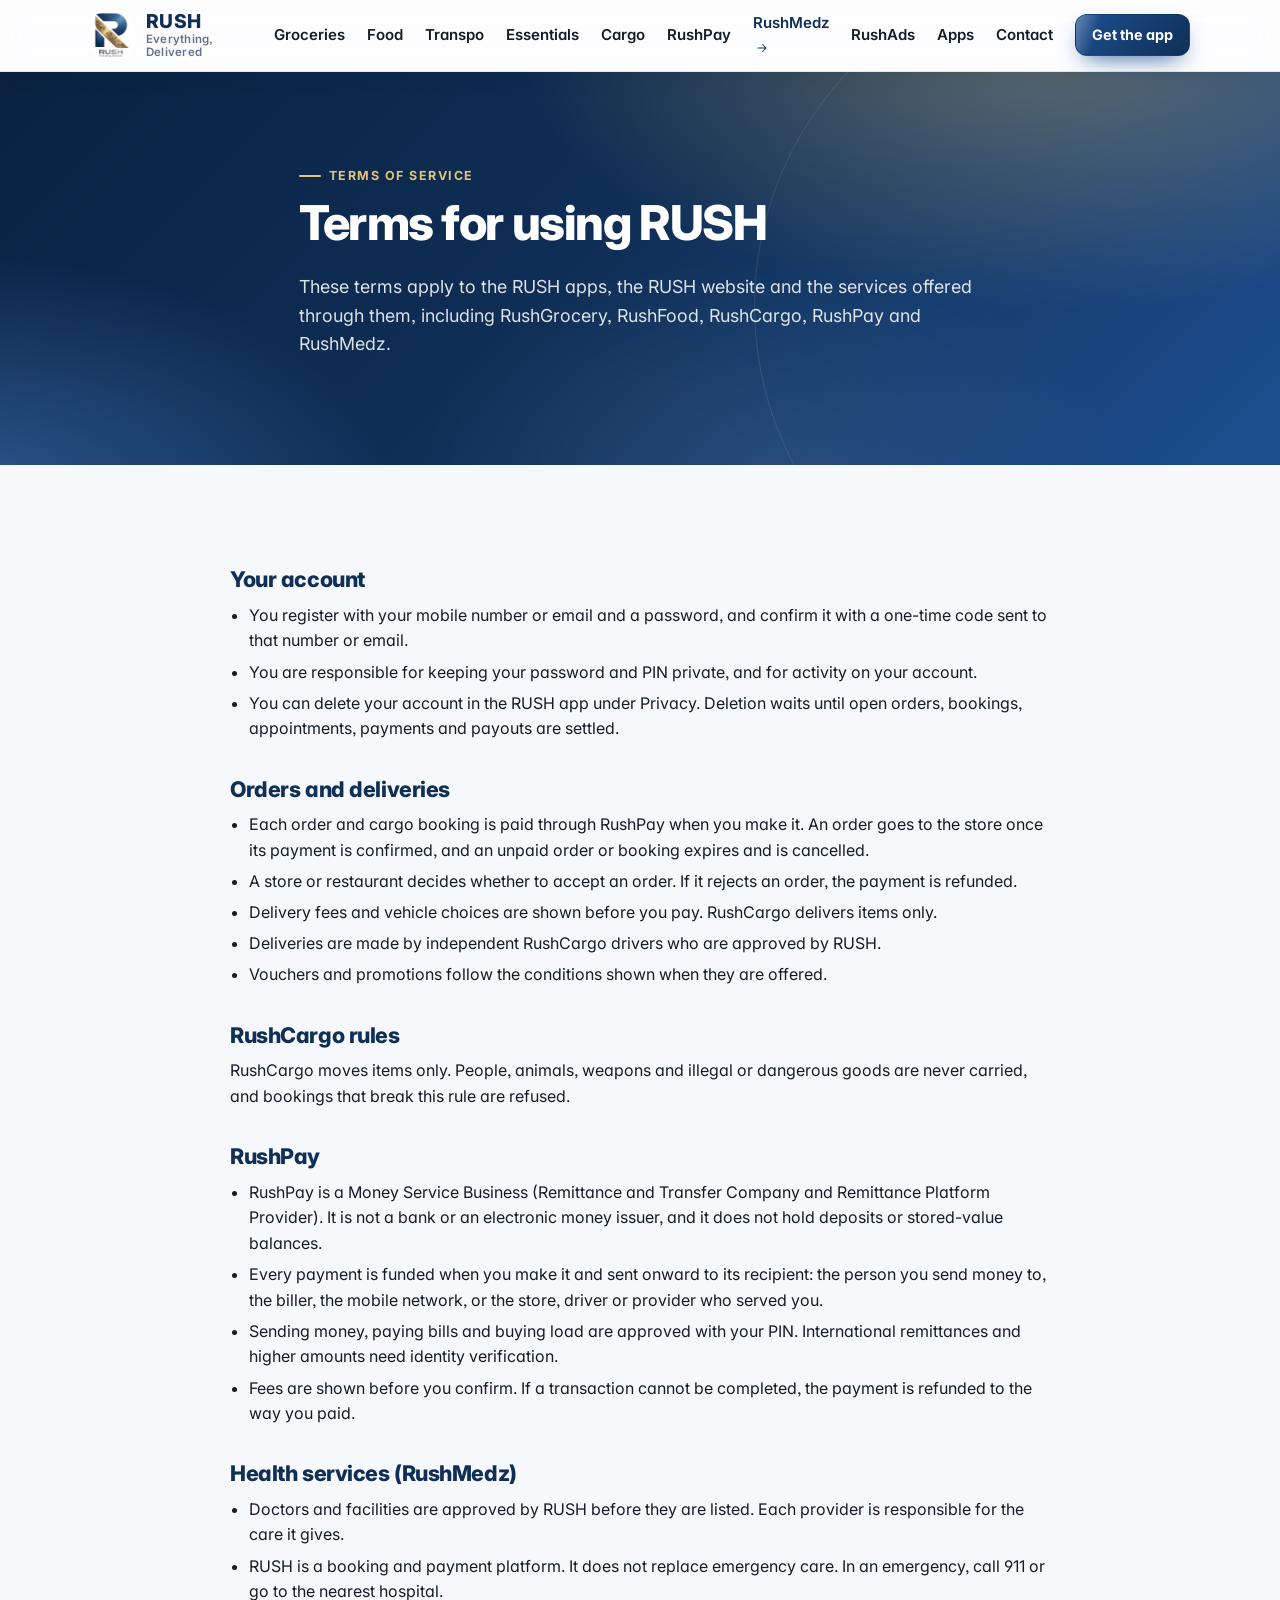
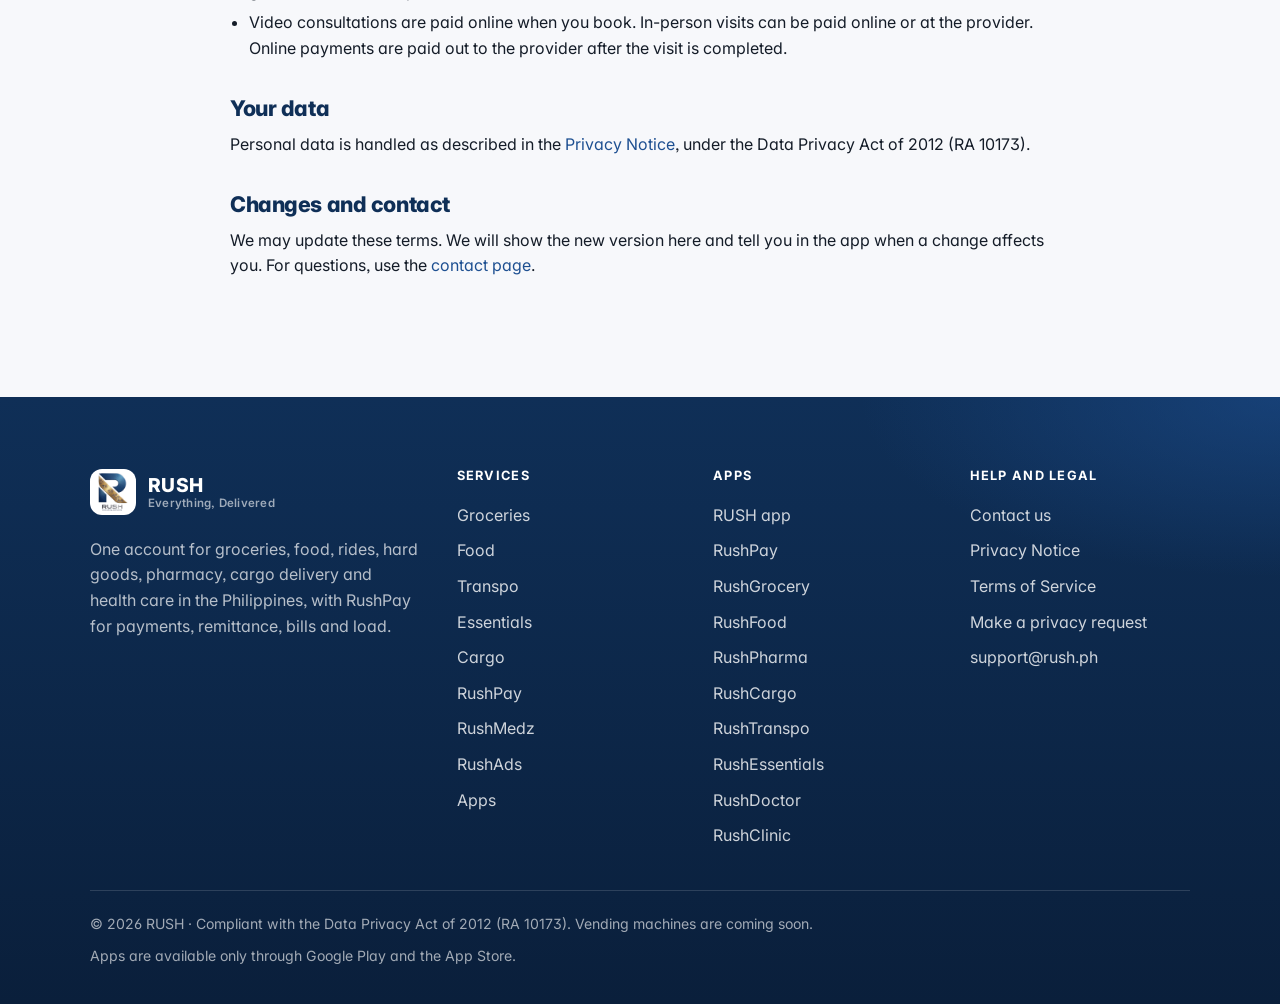
<file: terms.html>
<!doctype html>
<html lang="en">
<head>
  <meta charset="utf-8">
  <meta name="viewport" content="width=device-width, initial-scale=1, viewport-fit=cover">
  <meta name="theme-color" content="#1d4f91">
  <meta name="description" content="The terms that apply when you use RUSH, its apps and its website.">
  <title>Terms of Service · RUSH</title>
  <link rel="icon" href="assets/favicon.png">
  <link rel="apple-touch-icon" href="assets/icon-192.png">
  <meta property="og:type" content="website">
  <meta property="og:site_name" content="RUSH">
  <meta property="og:title" content="Terms of Service · RUSH">
  <meta property="og:description" content="The terms that apply when you use RUSH, its apps and its website.">
  <meta property="og:url" content="https://ubms1.github.io/RUSHgroup.com/terms.html">
  <meta property="og:image" content="https://ubms1.github.io/RUSHgroup.com/assets/rush-logo.png">
  <meta property="og:image:alt" content="RUSH logo">
  <meta name="twitter:card" content="summary">
  <link rel="preconnect" href="https://fonts.googleapis.com">
  <link rel="preconnect" href="https://fonts.gstatic.com" crossorigin>
  <link rel="stylesheet" href="https://fonts.googleapis.com/css2?family=Inter:wght@400;500;600;700;800&display=swap" media="print" onload="this.media='all'">
  <noscript><link rel="stylesheet" href="https://fonts.googleapis.com/css2?family=Inter:wght@400;500;600;700;800&display=swap"></noscript>
  <link rel="stylesheet" href="site.css">
</head>
<body data-page="terms">
  <a class="skip" href="#main">Skip to content</a>
  <header class="site-head" data-site-head></header>

  <main id="main">
    <section class="hero compact" aria-labelledby="page-title">
      <div class="wrap">
        <div class="doc">
          <p class="eyebrow">Terms of Service</p>
          <h1 id="page-title">Terms for using RUSH</h1>
          <p class="lead">These terms apply to the RUSH apps, the RUSH website and the services offered through them, including RushGrocery, RushFood, RushCargo, RushPay and RushMedz.</p>
        </div>
      </div>
    </section>

    <section class="section" aria-labelledby="account-title">
      <div class="wrap">
        <div class="doc">
          <h2 id="account-title" style="margin-top:0">Your account</h2>
          <ul>
            <li>You register with your mobile number or email and a password, and confirm it with a one-time code sent to that number or email.</li>
            <li>You are responsible for keeping your password and PIN private, and for activity on your account.</li>
            <li>You can delete your account in the RUSH app under Privacy. Deletion waits until open orders, bookings, appointments, payments and payouts are settled.</li>
          </ul>

          <h2>Orders and deliveries</h2>
          <ul>
            <li>Each order and cargo booking is paid through RushPay when you make it. An order goes to the store once its payment is confirmed, and an unpaid order or booking expires and is cancelled.</li>
            <li>A store or restaurant decides whether to accept an order. If it rejects an order, the payment is refunded.</li>
            <li>Delivery fees and vehicle choices are shown before you pay. RushCargo delivers items only.</li>
            <li>Deliveries are made by independent RushCargo drivers who are approved by RUSH.</li>
            <li>Vouchers and promotions follow the conditions shown when they are offered.</li>
          </ul>

          <h2>RushCargo rules</h2>
          <p>RushCargo moves items only. People, animals, weapons and illegal or dangerous goods are never carried, and bookings that break this rule are refused.</p>

          <h2>RushPay</h2>
          <ul>
            <li>RushPay is a Money Service Business (Remittance and Transfer Company and Remittance Platform Provider). It is not a bank or an electronic money issuer, and it does not hold deposits or stored-value balances.</li>
            <li>Every payment is funded when you make it and sent onward to its recipient: the person you send money to, the biller, the mobile network, or the store, driver or provider who served you.</li>
            <li>Sending money, paying bills and buying load are approved with your PIN. International remittances and higher amounts need identity verification.</li>
            <li>Fees are shown before you confirm. If a transaction cannot be completed, the payment is refunded to the way you paid.</li>
          </ul>

          <h2>Health services (RushMedz)</h2>
          <ul>
            <li>Doctors and facilities are approved by RUSH before they are listed. Each provider is responsible for the care it gives.</li>
            <li>RUSH is a booking and payment platform. It does not replace emergency care. In an emergency, call 911 or go to the nearest hospital.</li>
            <li>Video consultations are paid online when you book. In-person visits can be paid online or at the provider. Online payments are paid out to the provider after the visit is completed.</li>
          </ul>

          <h2>Your data</h2>
          <p>Personal data is handled as described in the <a href="privacy.html">Privacy Notice</a>, under the Data Privacy Act of 2012 (RA 10173).</p>

          <h2>Changes and contact</h2>
          <p>We may update these terms. We will show the new version here and tell you in the app when a change affects you. For questions, use the <a href="contact.html">contact page</a>.</p>
        </div>
      </div>
    </section>
  </main>

  <footer class="site-foot" data-site-foot></footer>
  <script src="config.js"></script>
  <script src="assets/rush-icons.js"></script>
  <script src="site.js"></script>
</body>
</html>
</file>
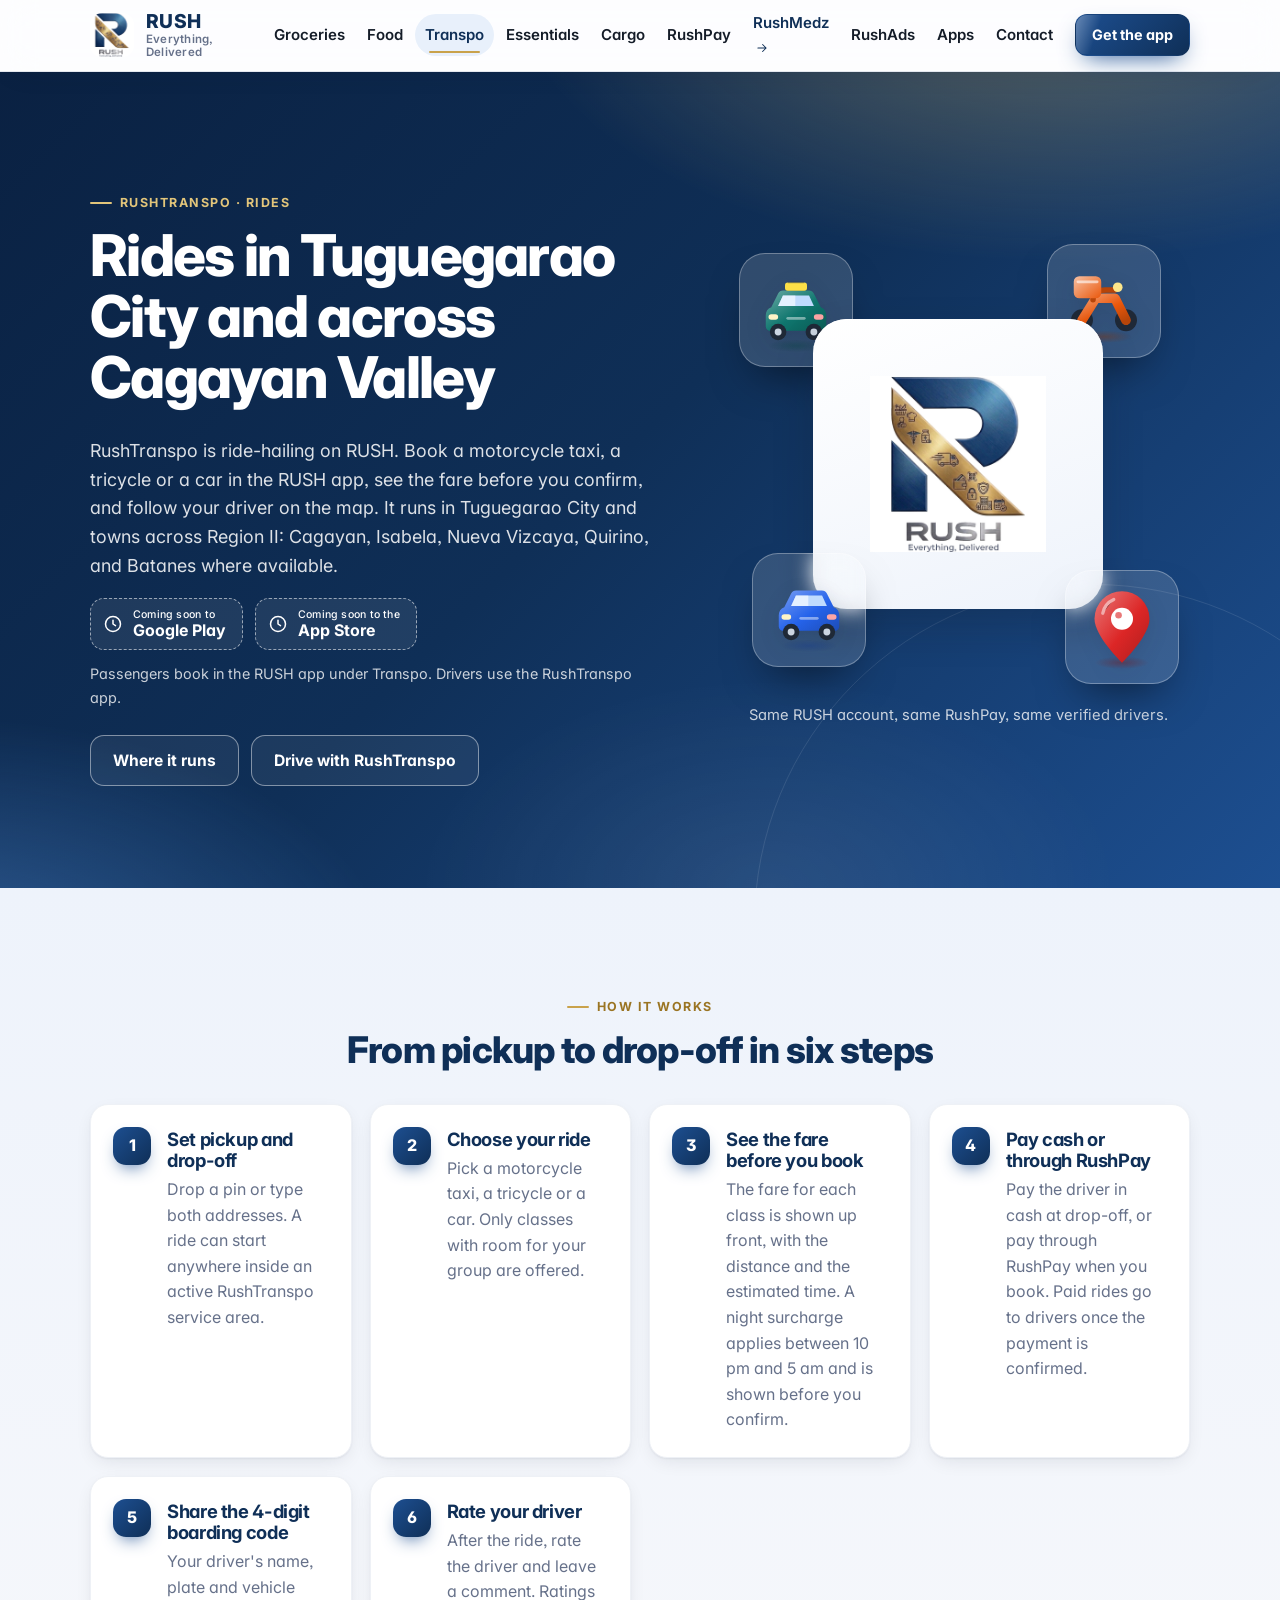
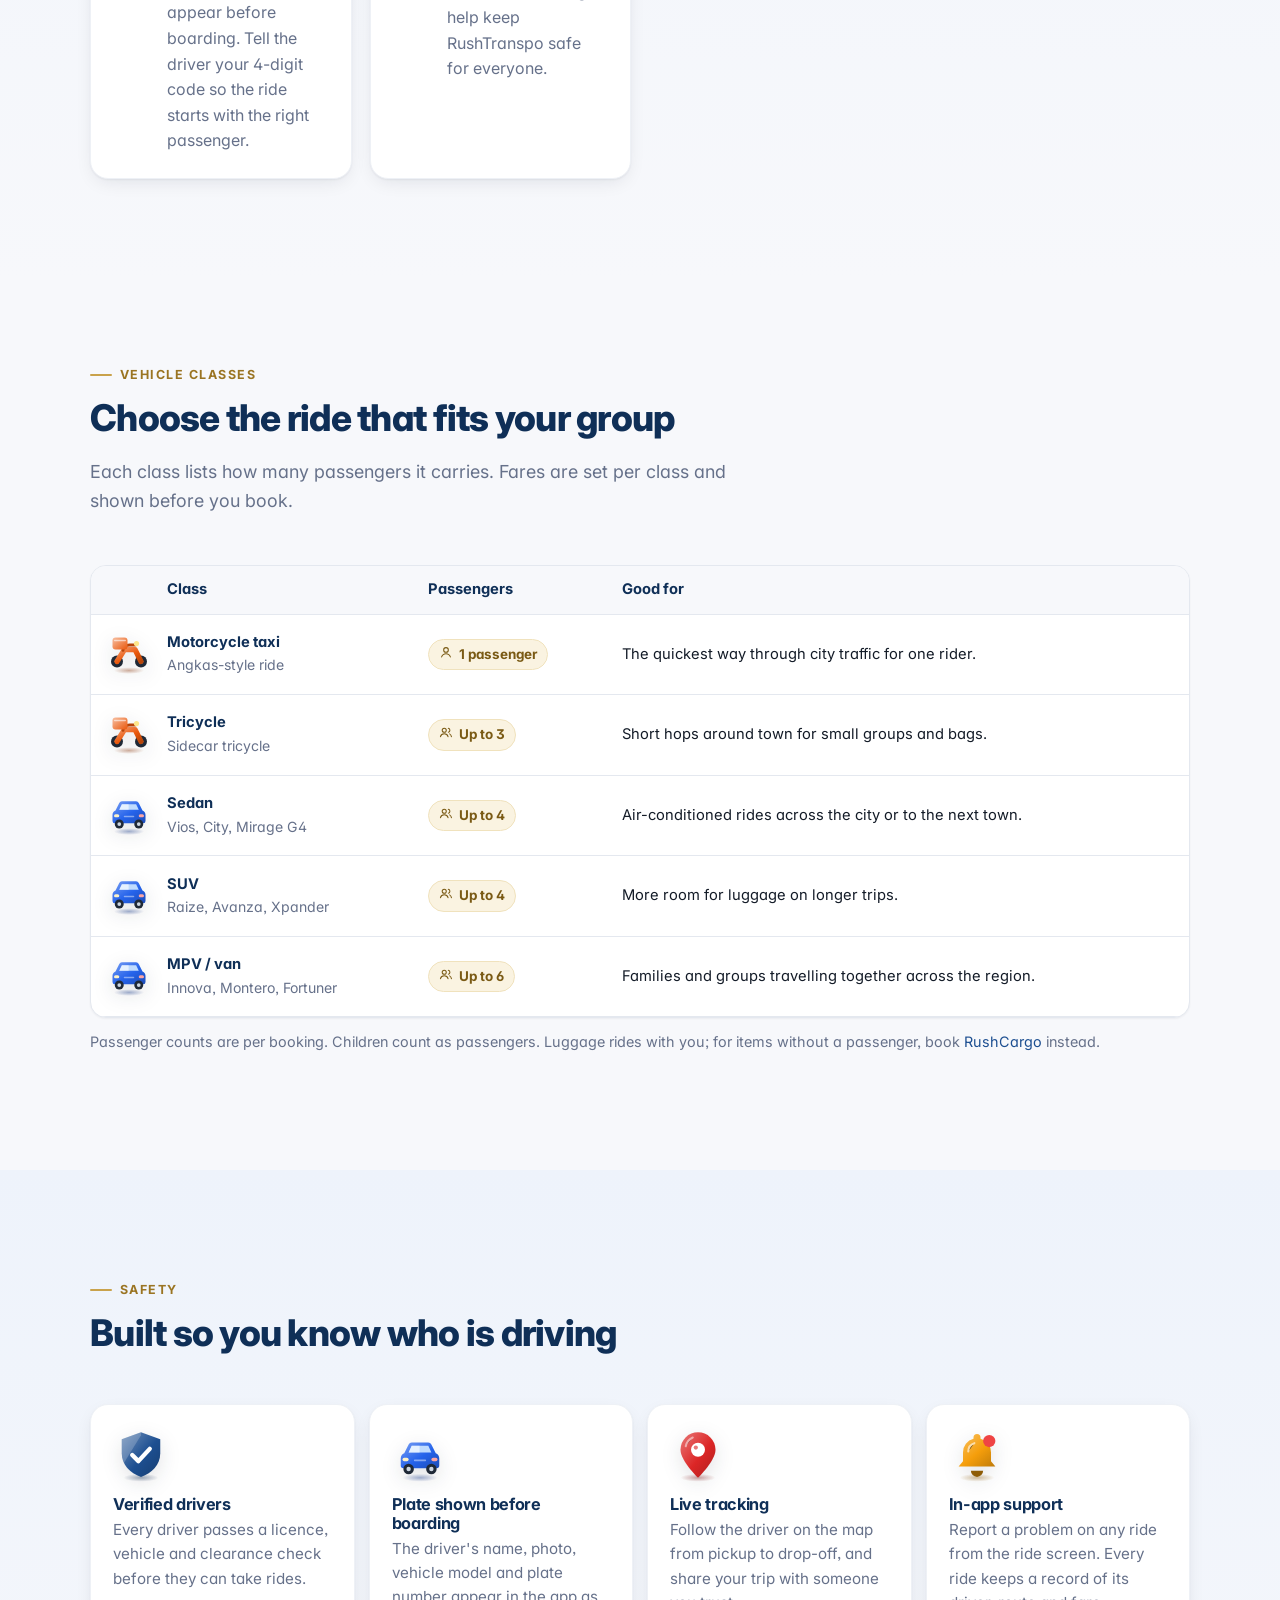
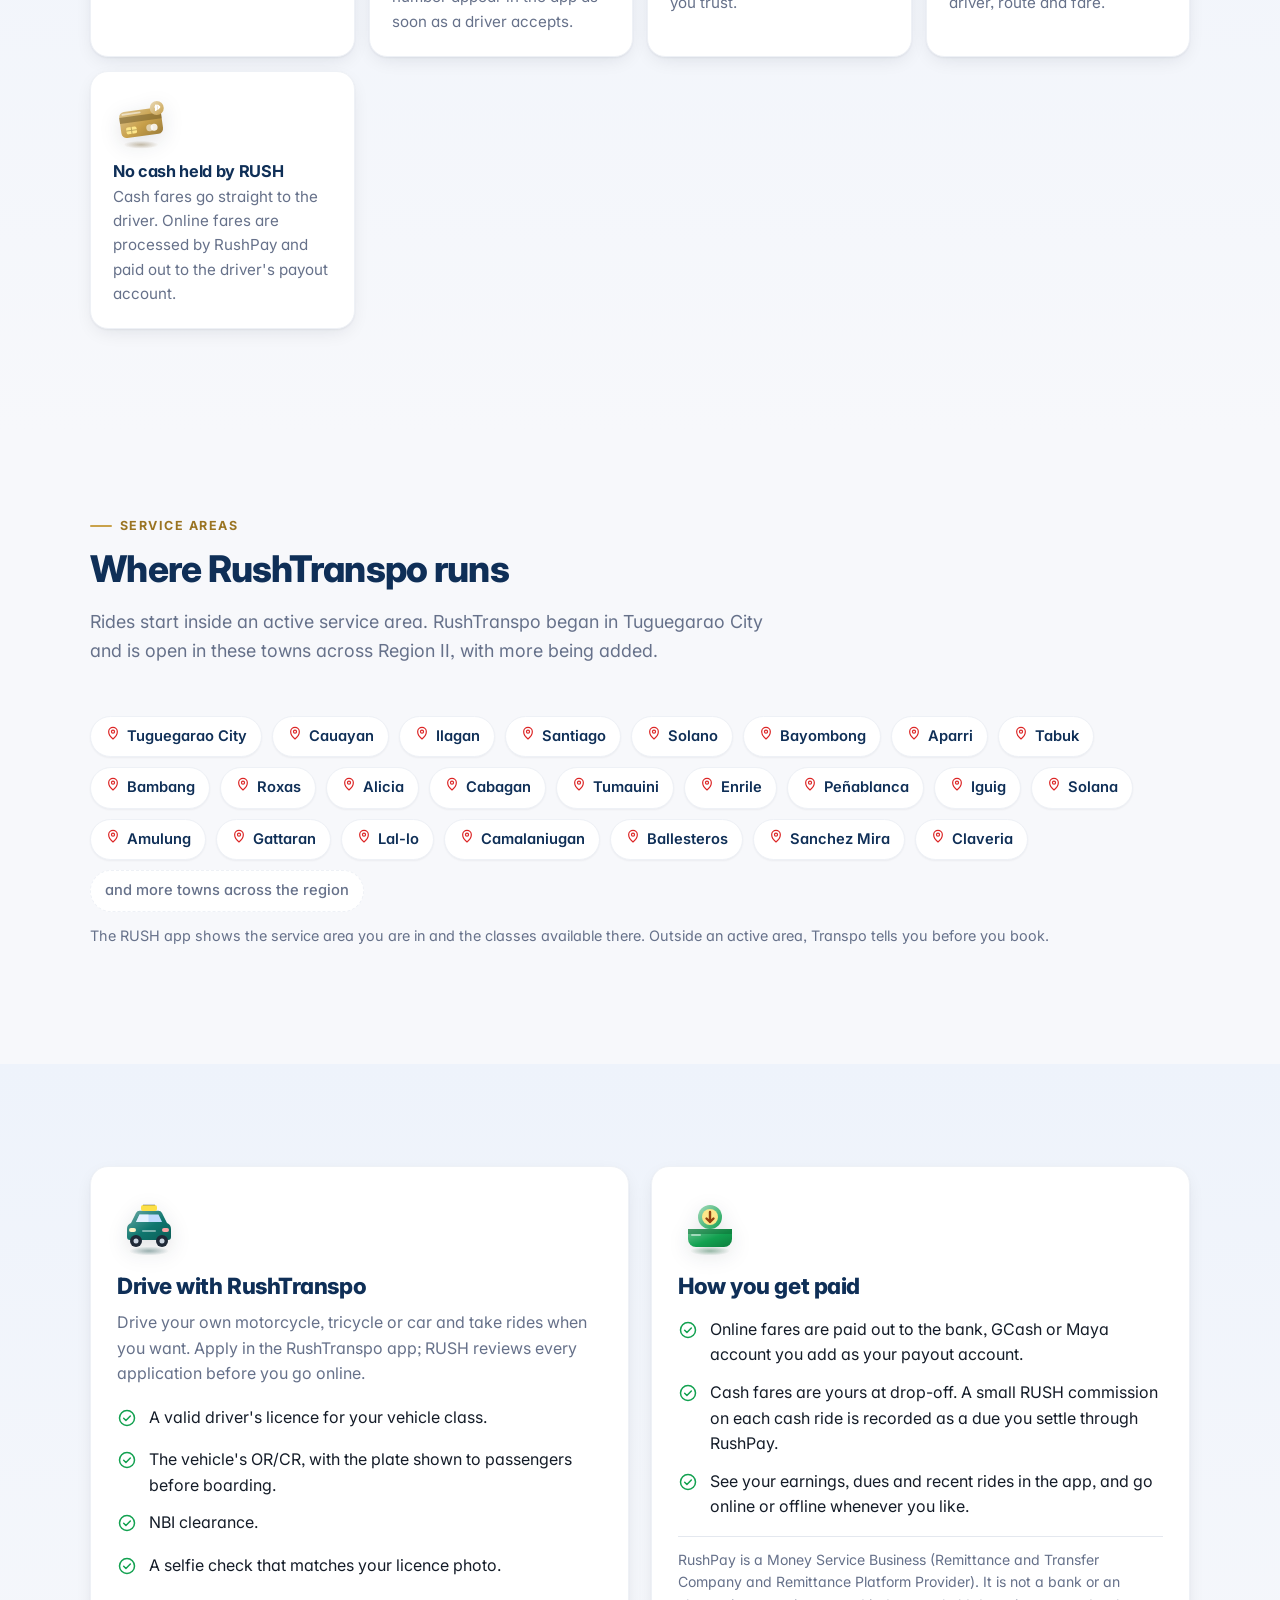
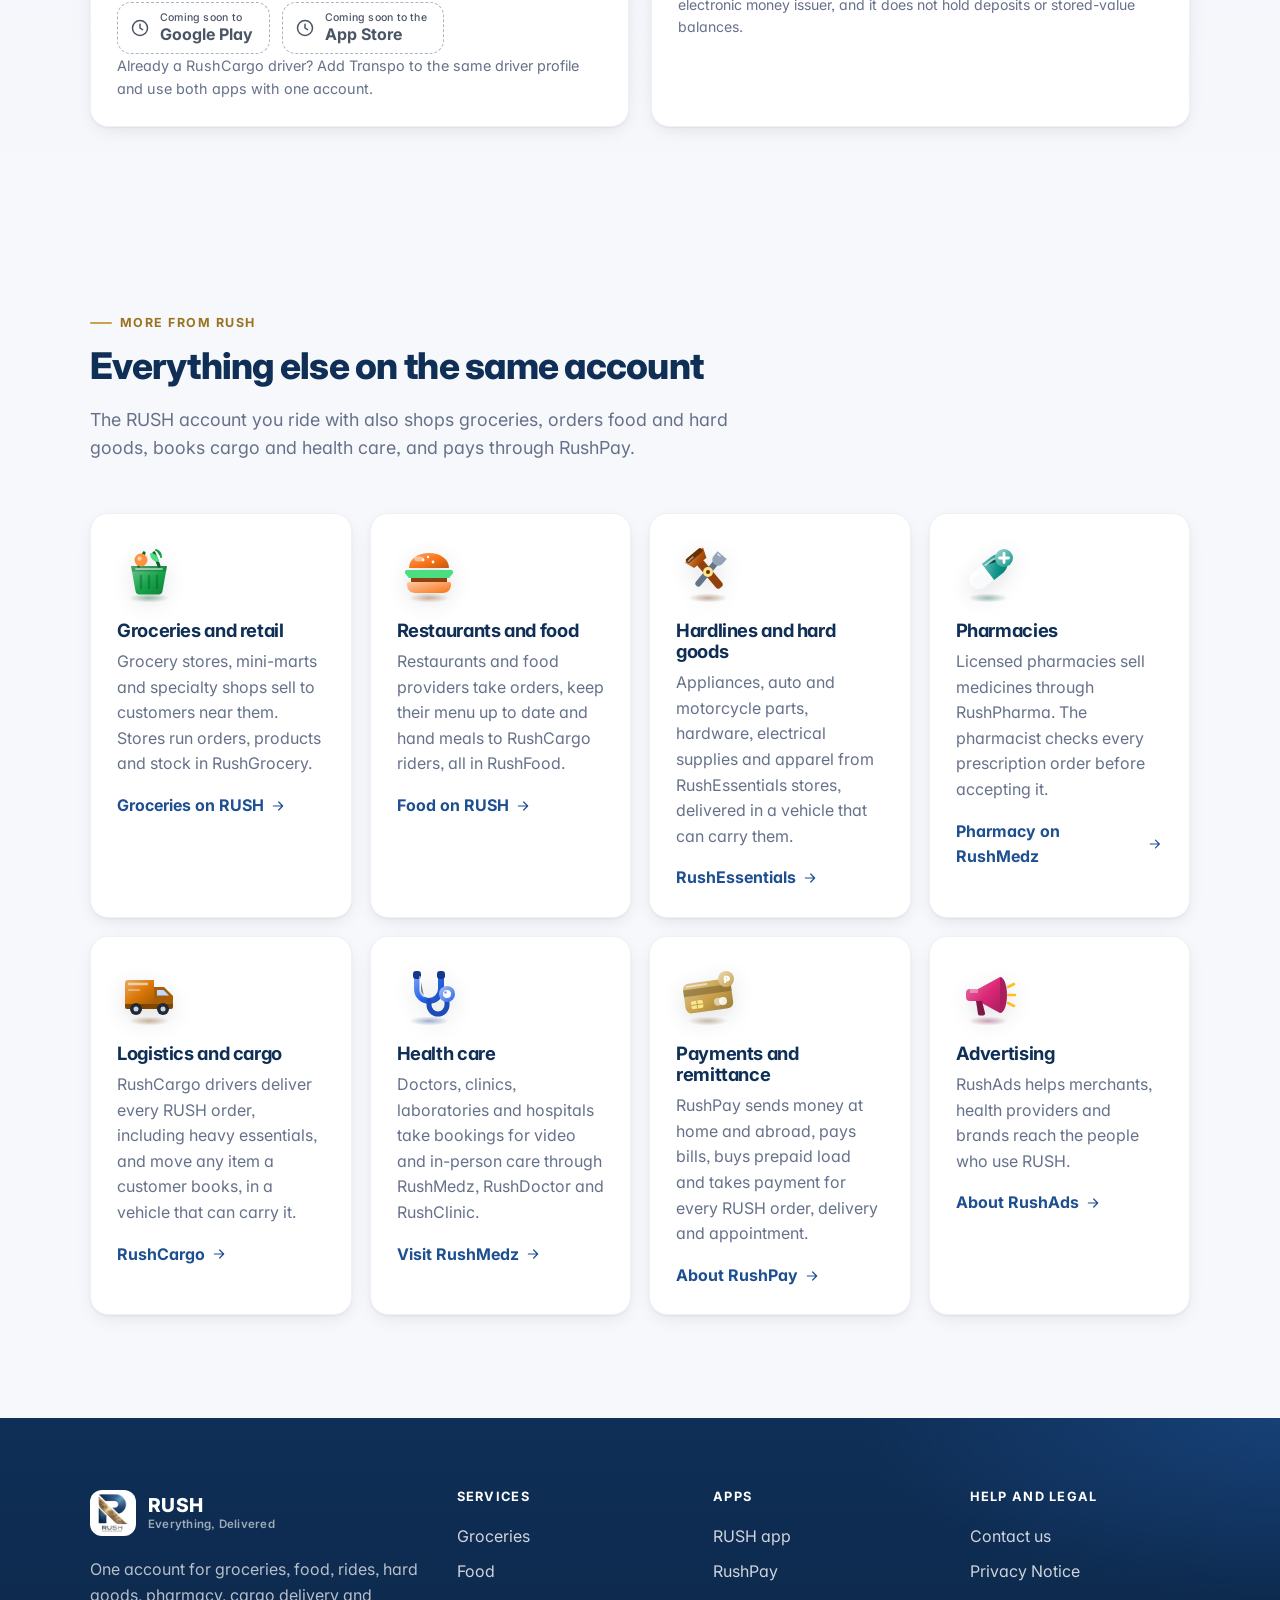
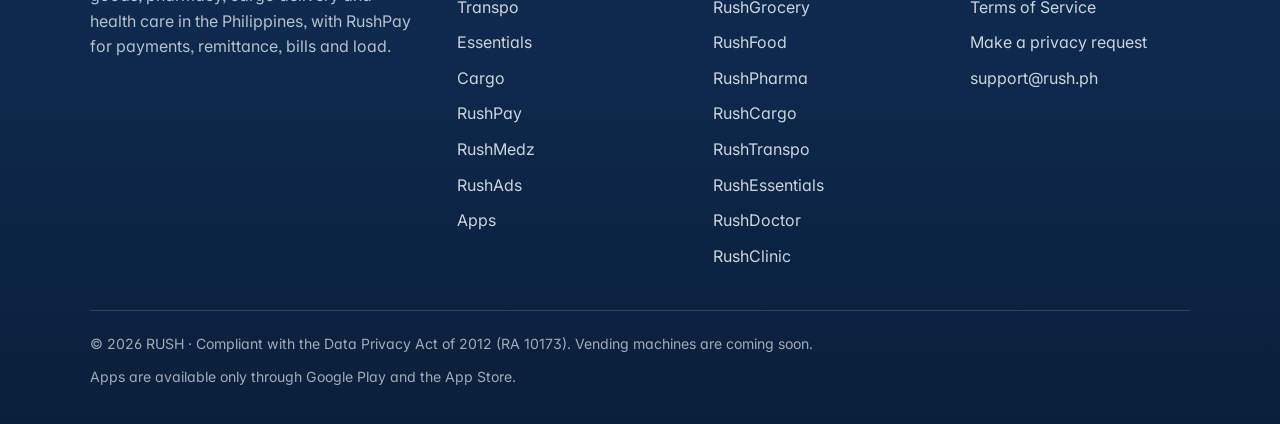
<file: transpo.html>
<!doctype html>
<html lang="en">
<head>
  <meta charset="utf-8">
  <meta name="viewport" content="width=device-width, initial-scale=1, viewport-fit=cover">
  <meta name="theme-color" content="#1d4f91">
  <meta name="description" content="RushTranspo is ride-hailing in Tuguegarao City and across Region II (Cagayan Valley). Book a motorcycle taxi, tricycle or car in the RUSH app, see the fare before you book, and pay cash or through RushPay. Drivers use the RushTranspo app.">
  <title>Transpo · Rides in Tuguegarao and Cagayan Valley · RUSH</title>
  <link rel="icon" href="assets/favicon.png">
  <link rel="apple-touch-icon" href="assets/icon-192.png">
  <meta property="og:type" content="website">
  <meta property="og:site_name" content="RUSH">
  <meta property="og:title" content="RushTranspo · Rides in Tuguegarao and Cagayan Valley">
  <meta property="og:description" content="Book a motorcycle taxi, tricycle or car in the RUSH app. See the fare before you book, pay cash or through RushPay, and share a 4-digit boarding code with your driver.">
  <meta property="og:url" content="https://ubms1.github.io/RUSHgroup.com/transpo.html">
  <meta property="og:image" content="https://ubms1.github.io/RUSHgroup.com/assets/rush-logo.png">
  <meta property="og:image:alt" content="RUSH logo">
  <meta name="twitter:card" content="summary">
  <link rel="preconnect" href="https://fonts.googleapis.com">
  <link rel="preconnect" href="https://fonts.gstatic.com" crossorigin>
  <link rel="stylesheet" href="https://fonts.googleapis.com/css2?family=Inter:wght@400;500;600;700;800&display=swap" media="print" onload="this.media='all'">
  <noscript><link rel="stylesheet" href="https://fonts.googleapis.com/css2?family=Inter:wght@400;500;600;700;800&display=swap"></noscript>
  <link rel="stylesheet" href="site.css">
</head>
<body data-page="transpo">
  <a class="skip" href="#main">Skip to content</a>
  <header class="site-head" data-site-head></header>

  <main id="main">
    <section class="hero" aria-labelledby="page-title">
      <div class="wrap">
        <div>
          <p class="eyebrow">RushTranspo · Rides</p>
          <h1 id="page-title">Rides in Tuguegarao City and across Cagayan Valley</h1>
          <p class="lead">RushTranspo is ride-hailing on RUSH. Book a motorcycle taxi, a tricycle or a car in the RUSH app, see the fare before you confirm, and follow your driver on the map. It runs in Tuguegarao City and towns across Region II: Cagayan, Isabela, Nueva Vizcaya, Quirino, and Batanes where available.</p>
          <div data-store-badges="app" aria-label="Download the RUSH app"></div>
          <p class="note">Passengers book in the RUSH app under Transpo. Drivers use the RushTranspo app.</p>
          <div class="btn-row">
            <a class="btn btn-outline-light" href="#areas">Where it runs</a>
            <a class="btn btn-outline-light" href="#drive">Drive with RushTranspo</a>
          </div>
        </div>
        <div class="hero-side">
          <div class="hero-art" aria-hidden="true">
            <span class="float-tile t1"><span data-tile="taxi" data-size="88"></span></span>
            <span class="float-tile t2"><span data-tile="bike" data-size="88"></span></span>
            <div class="hero-logo"><img src="assets/rush-logo.png" alt="" width="300" height="300" decoding="async" fetchpriority="high"></div>
            <span class="float-tile t3"><span data-tile="car" data-size="88"></span></span>
            <span class="float-tile t4"><span data-tile="pin" data-size="88"></span></span>
          </div>
          <p class="hero-caption">Same RUSH account, same RushPay, same verified drivers.</p>
        </div>
      </div>
    </section>

    <section class="section tint" aria-labelledby="how-title">
      <div class="wrap">
        <div class="center">
          <p class="eyebrow">How it works</p>
          <h2 id="how-title">From pickup to drop-off in six steps</h2>
        </div>
        <ol class="steps" style="margin-top:32px">
          <li>
            <h3>Set pickup and drop-off</h3>
            <p>Drop a pin or type both addresses. A ride can start anywhere inside an active RushTranspo service area.</p>
          </li>
          <li>
            <h3>Choose your ride</h3>
            <p>Pick a motorcycle taxi, a tricycle or a car. Only classes with room for your group are offered.</p>
          </li>
          <li>
            <h3>See the fare before you book</h3>
            <p>The fare for each class is shown up front, with the distance and the estimated time. A night surcharge applies between 10 pm and 5 am and is shown before you confirm.</p>
          </li>
          <li>
            <h3>Pay cash or through RushPay</h3>
            <p>Pay the driver in cash at drop-off, or pay through RushPay when you book. Paid rides go to drivers once the payment is confirmed.</p>
          </li>
          <li>
            <h3>Share the 4-digit boarding code</h3>
            <p>Your driver's name, plate and vehicle appear before boarding. Tell the driver your 4-digit code so the ride starts with the right passenger.</p>
          </li>
          <li>
            <h3>Rate your driver</h3>
            <p>After the ride, rate the driver and leave a comment. Ratings help keep RushTranspo safe for everyone.</p>
          </li>
        </ol>
      </div>
    </section>

    <section class="section" aria-labelledby="classes-title">
      <div class="wrap">
        <div class="head-row">
          <div>
            <p class="eyebrow">Vehicle classes</p>
            <h2 id="classes-title">Choose the ride that fits your group</h2>
            <p class="lead">Each class lists how many passengers it carries. Fares are set per class and shown before you book.</p>
          </div>
        </div>
        <div class="table-wrap">
          <table class="class-table">
            <thead>
              <tr><th><span class="sr-only">Vehicle</span></th><th>Class</th><th>Passengers</th><th>Good for</th></tr>
            </thead>
            <tbody>
              <tr>
                <td><span data-tile="bike" data-size="48"></span></td>
                <td><strong>Motorcycle taxi</strong><br><span class="muted small">Angkas-style ride</span></td>
                <td><span class="seats"><span data-icon="user" data-size="14"></span>1 passenger</span></td>
                <td>The quickest way through city traffic for one rider.</td>
              </tr>
              <tr>
                <td><span data-tile="tricycle" data-size="48"></span></td>
                <td><strong>Tricycle</strong><br><span class="muted small">Sidecar tricycle</span></td>
                <td><span class="seats"><span data-icon="users" data-size="14"></span>Up to 3</span></td>
                <td>Short hops around town for small groups and bags.</td>
              </tr>
              <tr>
                <td><span data-tile="sedan" data-size="48"></span></td>
                <td><strong>Sedan</strong><br><span class="muted small">Vios, City, Mirage G4</span></td>
                <td><span class="seats"><span data-icon="users" data-size="14"></span>Up to 4</span></td>
                <td>Air-conditioned rides across the city or to the next town.</td>
              </tr>
              <tr>
                <td><span data-tile="suv" data-size="48"></span></td>
                <td><strong>SUV</strong><br><span class="muted small">Raize, Avanza, Xpander</span></td>
                <td><span class="seats"><span data-icon="users" data-size="14"></span>Up to 4</span></td>
                <td>More room for luggage on longer trips.</td>
              </tr>
              <tr>
                <td><span data-tile="mpv" data-size="48"></span></td>
                <td><strong>MPV / van</strong><br><span class="muted small">Innova, Montero, Fortuner</span></td>
                <td><span class="seats"><span data-icon="users" data-size="14"></span>Up to 6</span></td>
                <td>Families and groups travelling together across the region.</td>
              </tr>
            </tbody>
          </table>
        </div>
        <p class="note">Passenger counts are per booking. Children count as passengers. Luggage rides with you; for items without a passenger, book <a href="cargo.html">RushCargo</a> instead.</p>
      </div>
    </section>

    <section class="section tint" aria-labelledby="safety-title">
      <div class="wrap">
        <div class="head-row">
          <div>
            <p class="eyebrow">Safety</p>
            <h2 id="safety-title">Built so you know who is driving</h2>
          </div>
        </div>
        <ul class="feature-list">
          <li>
            <span data-tile="shield" data-size="56"></span>
            <h3>Verified drivers</h3>
            <p>Every driver passes a licence, vehicle and clearance check before they can take rides.</p>
          </li>
          <li>
            <span data-tile="car" data-size="56"></span>
            <h3>Plate shown before boarding</h3>
            <p>The driver's name, photo, vehicle model and plate number appear in the app as soon as a driver accepts.</p>
          </li>
          <li>
            <span data-tile="pin" data-size="56"></span>
            <h3>Live tracking</h3>
            <p>Follow the driver on the map from pickup to drop-off, and share your trip with someone you trust.</p>
          </li>
          <li>
            <span data-tile="bell" data-size="56"></span>
            <h3>In-app support</h3>
            <p>Report a problem on any ride from the ride screen. Every ride keeps a record of its driver, route and fare.</p>
          </li>
          <li>
            <span data-tile="pay" data-size="56"></span>
            <h3>No cash held by RUSH</h3>
            <p>Cash fares go straight to the driver. Online fares are processed by RushPay and paid out to the driver's payout account.</p>
          </li>
        </ul>
      </div>
    </section>

    <section class="section" id="areas" aria-labelledby="areas-title">
      <div class="wrap">
        <div class="head-row">
          <div>
            <p class="eyebrow">Service areas</p>
            <h2 id="areas-title">Where RushTranspo runs</h2>
            <p class="lead">Rides start inside an active service area. RushTranspo began in Tuguegarao City and is open in these towns across Region II, with more being added.</p>
          </div>
        </div>
        <ul class="areas" aria-label="Service areas">
          <li><span data-icon="pin" data-size="16"></span>Tuguegarao City</li>
          <li><span data-icon="pin" data-size="16"></span>Cauayan</li>
          <li><span data-icon="pin" data-size="16"></span>Ilagan</li>
          <li><span data-icon="pin" data-size="16"></span>Santiago</li>
          <li><span data-icon="pin" data-size="16"></span>Solano</li>
          <li><span data-icon="pin" data-size="16"></span>Bayombong</li>
          <li><span data-icon="pin" data-size="16"></span>Aparri</li>
          <li><span data-icon="pin" data-size="16"></span>Tabuk</li>
          <li><span data-icon="pin" data-size="16"></span>Bambang</li>
          <li><span data-icon="pin" data-size="16"></span>Roxas</li>
          <li><span data-icon="pin" data-size="16"></span>Alicia</li>
          <li><span data-icon="pin" data-size="16"></span>Cabagan</li>
          <li><span data-icon="pin" data-size="16"></span>Tumauini</li>
          <li><span data-icon="pin" data-size="16"></span>Enrile</li>
          <li><span data-icon="pin" data-size="16"></span>Peñablanca</li>
          <li><span data-icon="pin" data-size="16"></span>Iguig</li>
          <li><span data-icon="pin" data-size="16"></span>Solana</li>
          <li><span data-icon="pin" data-size="16"></span>Amulung</li>
          <li><span data-icon="pin" data-size="16"></span>Gattaran</li>
          <li><span data-icon="pin" data-size="16"></span>Lal-lo</li>
          <li><span data-icon="pin" data-size="16"></span>Camalaniugan</li>
          <li><span data-icon="pin" data-size="16"></span>Ballesteros</li>
          <li><span data-icon="pin" data-size="16"></span>Sanchez Mira</li>
          <li><span data-icon="pin" data-size="16"></span>Claveria</li>
          <li class="muted">and more towns across the region</li>
        </ul>
        <p class="note">The RUSH app shows the service area you are in and the classes available there. Outside an active area, Transpo tells you before you book.</p>
      </div>
    </section>

    <section class="section tint" id="drive" aria-labelledby="drive-title">
      <div class="wrap grid-2">
        <div class="card">
          <span data-tile="taxi" data-size="64"></span>
          <h2 id="drive-title" style="font-size:1.4rem">Drive with RushTranspo</h2>
          <p>Drive your own motorcycle, tricycle or car and take rides when you want. Apply in the RushTranspo app; RUSH reviews every application before you go online.</p>
          <ul class="checks" style="margin-top:18px">
            <li><span data-icon="check-circle" data-size="20"></span>A valid driver's licence for your vehicle class.</li>
            <li><span data-icon="check-circle" data-size="20"></span>The vehicle's OR/CR, with the plate shown to passengers before boarding.</li>
            <li><span data-icon="check-circle" data-size="20"></span>NBI clearance.</li>
            <li><span data-icon="check-circle" data-size="20"></span>A selfie check that matches your licence photo.</li>
          </ul>
          <div data-store-badges="transpo" aria-label="Download RushTranspo"></div>
          <p class="note">Already a RushCargo driver? Add Transpo to the same driver profile and use both apps with one account.</p>
        </div>
        <div class="card">
          <span data-tile="receive" data-size="64"></span>
          <h2 id="earn-title" style="font-size:1.4rem">How you get paid</h2>
          <ul class="checks" style="margin-top:18px">
            <li><span data-icon="check-circle" data-size="20"></span>Online fares are paid out to the bank, GCash or Maya account you add as your payout account.</li>
            <li><span data-icon="check-circle" data-size="20"></span>Cash fares are yours at drop-off. A small RUSH commission on each cash ride is recorded as a due you settle through RushPay.</li>
            <li><span data-icon="check-circle" data-size="20"></span>See your earnings, dues and recent rides in the app, and go online or offline whenever you like.</li>
          </ul>
          <p class="statement">RushPay is a Money Service Business (Remittance and Transfer Company and Remittance Platform Provider). It is not a bank or an electronic money issuer, and it does not hold deposits or stored-value balances.</p>
        </div>
      </div>
    </section>

    <section class="section" aria-labelledby="more-title">
      <div class="wrap">
        <div class="head-row">
          <div>
            <p class="eyebrow">More from RUSH</p>
            <h2 id="more-title">Everything else on the same account</h2>
            <p class="lead">The RUSH account you ride with also shops groceries, orders food and hard goods, books cargo and health care, and pays through RushPay.</p>
          </div>
        </div>
        <div class="grid" data-industries="transpo"></div>
      </div>
    </section>
  </main>

  <footer class="site-foot" data-site-foot></footer>
  <script src="config.js"></script>
  <script src="assets/rush-icons.js"></script>
  <script src="site.js"></script>
</body>
</html>
</file>
<file: site.css>
/* RUSH public website. RUSH design language v3: clay-soft surfaces, glass header, 3D service tiles and motion
   that only touches transform and opacity. Self-contained; the logo and brand colours come from assets/rush-logo.png. */
:root {
  --navy: #0f2f57;
  --blue: #1d4f91;
  --blue-soft: #e8f0fb;
  --gold: #c9a24b;
  --gold-hi: #e2c57a;
  --gold-soft: #faf3e1;
  --ink: #141c28;
  --muted: #66718a;
  --line: #e4e8ef;
  --line-2: #eef1f6;
  --bg: #f7f8fb;
  --bg-2: #ffffff;
  --tint: #eef3fb;
  --card: #ffffff;
  --glass: rgba(255, 255, 255, .72);
  --ok: #12a150;
  --bad: #d92d20;
  --radius: 18px;
  --radius-sm: 12px;
  --shadow-xs: 0 1px 2px rgba(16, 24, 40, .05);
  --shadow: 0 1px 2px rgba(16, 24, 40, .05), 0 6px 20px -6px rgba(16, 24, 40, .12);
  --shadow-md: 0 2px 4px rgba(16, 24, 40, .05), 0 14px 32px -10px rgba(16, 24, 40, .18);
  --shadow-lg: 0 18px 50px -12px rgba(16, 24, 40, .32);
  --shadow-lift: var(--shadow-md);
  --ease: cubic-bezier(.2, .8, .2, 1);
  --spring: cubic-bezier(.34, 1.56, .64, 1);
  --dur: .28s;
  color-scheme: light;
}

/* Respect the hidden attribute even where a component sets its own display. */
[hidden] { display: none !important; }
/* Keep anchored sections clear of the sticky header. */
section[id] { scroll-margin-top: 84px; }

*, *::before, *::after { box-sizing: border-box; }
html { scroll-behavior: smooth; -webkit-text-size-adjust: 100%; }
body {
  margin: 0; font-family: Inter, system-ui, -apple-system, "Segoe UI", Roboto, sans-serif;
  font-feature-settings: 'cv11', 'ss01', 'ss03';
  color: var(--ink); background: var(--bg); line-height: 1.6; font-size: 16px; overflow-x: hidden;
}
img { max-width: 100%; display: block; }
a { color: var(--blue); text-decoration: none; }
a:hover { text-decoration: underline; }
h1, h2, h3, h4 { line-height: 1.15; margin: 0 0 .5em; color: var(--navy); letter-spacing: -.02em; }
h1 { font-size: clamp(2.1rem, 5vw, 3.6rem); font-weight: 800; letter-spacing: -.03em; line-height: 1.06; }
h2 { font-size: clamp(1.55rem, 3vw, 2.3rem); font-weight: 800; }
h3 { font-size: 1.15rem; font-weight: 700; }
p { margin: 0 0 1em; }
ul { margin: 0; padding-left: 1.2em; }
:focus-visible { outline: 3px solid var(--gold); outline-offset: 2px; border-radius: 6px; }
::selection { background: var(--blue); color: #fff; }
.skip { position: absolute; left: -9999px; top: 8px; background: var(--navy); color: #fff; padding: 8px 14px; border-radius: 10px; z-index: 50; }
.skip:focus { left: 12px; }
.sr-only { position: absolute; width: 1px; height: 1px; padding: 0; margin: -1px; overflow: hidden; clip: rect(0, 0, 0, 0); white-space: nowrap; border: 0; }

/* Motion: transform and opacity only, off when the visitor prefers reduced motion. */
@keyframes rise { from { opacity: 0; transform: translateY(16px); } to { opacity: 1; transform: none; } }
@keyframes pop { 0% { transform: scale(.6); opacity: 0; } 60% { transform: scale(1.06); opacity: 1; } 100% { transform: scale(1); } }
@keyframes float { 0%, 100% { transform: translateY(0); } 50% { transform: translateY(-9px); } }
@keyframes shine { from { transform: translateX(-130%) skewX(-18deg); } to { transform: translateX(260%) skewX(-18deg); } }
.rise { animation: rise .55s var(--ease) both; }
.pop { animation: pop .6s var(--spring) both; }
.float { animation: float 4.2s ease-in-out infinite; }

/* 3D clay tiles. The box is sized in CSS so the layout is settled before the SVG arrives. */
[data-tile] { display: inline-grid; place-items: center; width: 56px; height: 56px; flex: none; }
[data-tile][data-size="40"] { width: 40px; height: 40px; }
[data-tile][data-size="48"] { width: 48px; height: 48px; }
[data-tile][data-size="64"] { width: 64px; height: 64px; }
[data-tile][data-size="72"] { width: 72px; height: 72px; }
[data-tile][data-size="88"] { width: 88px; height: 88px; }
[data-tile][data-size="96"] { width: 96px; height: 96px; }
.tile3d { display: block; width: 100%; height: 100%; filter: drop-shadow(0 6px 10px rgba(16, 24, 40, .12)); transition: transform .35s var(--spring); }

.wrap { width: min(1100px, 100% - 40px); margin-inline: auto; }
.section { padding: clamp(56px, 8vw, 104px) 0; }
.section.tint { background: linear-gradient(180deg, var(--tint) 0%, var(--bg) 100%); }
.section + .section:not(.tint) { padding-top: clamp(40px, 6vw, 80px); }
.eyebrow { display: inline-flex; align-items: center; gap: 8px; font-size: .78rem; font-weight: 700; letter-spacing: .12em; text-transform: uppercase; color: #9a7422; margin-bottom: 12px; }
.eyebrow::before { content: ""; width: 22px; height: 2px; background: var(--gold); border-radius: 2px; }
.lead { font-size: clamp(1.05rem, 1.4vw, 1.2rem); color: var(--muted); max-width: 62ch; }
.muted { color: var(--muted); }
.small { font-size: .88rem; }
.center { text-align: center; }
.center .lead { margin-inline: auto; }
.head-row { display: flex; flex-wrap: wrap; align-items: end; justify-content: space-between; gap: 16px; margin-bottom: 32px; }

/* Header: sticky glass shell */
.site-head { position: sticky; top: 0; z-index: 40; background: var(--glass); backdrop-filter: saturate(160%) blur(16px); -webkit-backdrop-filter: saturate(160%) blur(16px); border-bottom: 1px solid rgba(255, 255, 255, .6); box-shadow: 0 1px 0 var(--line), 0 10px 30px -18px rgba(16, 24, 40, .25); }
.site-head .wrap { display: flex; align-items: center; gap: 12px; min-height: 70px; }
.brand { display: inline-flex; align-items: center; gap: 12px; color: var(--navy); font-weight: 800; }
.brand:hover { text-decoration: none; }
.brand img { width: 44px; height: 44px; object-fit: contain; border-radius: 12px; }
.brand span { font-size: 1.2rem; letter-spacing: .02em; line-height: 1.1; }
.brand small { display: block; font-size: .72rem; font-weight: 600; color: var(--muted); letter-spacing: .02em; margin-top: 1px; }
.nav { display: flex; align-items: center; gap: 2px; margin-left: auto; }
.nav a { color: var(--ink); font-weight: 600; font-size: .94rem; padding: 9px 10px; border-radius: 999px; position: relative; transition: background .2s, color .2s; }
.nav a:hover { background: var(--blue-soft); text-decoration: none; }
.nav a[aria-current="page"] { color: var(--navy); background: var(--blue-soft); }
.nav a[aria-current="page"]::after { content: ""; position: absolute; left: 14px; right: 14px; bottom: 3px; height: 2px; background: var(--gold); border-radius: 2px; }
.nav a.ext { color: var(--navy); }
.nav a.ext svg { vertical-align: -3px; margin-left: 2px; }
.nav a.nav-home { display: none; }
.nav-cta { flex: none; }
.nav-toggle { display: none; align-items: center; justify-content: center; width: 44px; height: 44px; border-radius: 12px; border: 1px solid var(--line); background: #fff; color: var(--navy); cursor: pointer; transition: transform .2s var(--spring), background .2s; }
.nav-toggle:active { transform: scale(.92); }
.nav-toggle[aria-expanded="true"] { background: var(--blue-soft); }

/* Buttons */
.btn { position: relative; overflow: hidden; display: inline-flex; align-items: center; justify-content: center; gap: 8px; min-height: 48px; padding: 12px 22px; border-radius: 14px; border: 1px solid transparent; font: inherit; font-weight: 700; font-size: .98rem; cursor: pointer; text-decoration: none; transition: transform .3s var(--spring), box-shadow .25s var(--ease), background .2s; }
.btn:active { transform: scale(.97); }
.btn:disabled { opacity: .6; cursor: default; transform: none; }
.btn-sm { min-height: 40px; padding: 8px 16px; font-size: .9rem; border-radius: 12px; }
.btn-primary { background: linear-gradient(135deg, var(--blue) 0%, var(--navy) 100%); color: #fff; box-shadow: 0 10px 24px -10px var(--blue); }
.btn-primary::after { content: ""; position: absolute; top: 0; bottom: 0; width: 40%; background: linear-gradient(90deg, transparent, rgba(255, 255, 255, .28), transparent); transform: translateX(-130%) skewX(-18deg); pointer-events: none; }
.btn-gold { background: linear-gradient(135deg, var(--gold-hi), var(--gold)); color: var(--navy); box-shadow: 0 10px 24px -10px var(--gold); }
.btn-ghost { background: #fff; color: var(--navy); border-color: var(--line); }
.btn-light { background: #fff; color: var(--navy); box-shadow: 0 10px 24px -12px rgba(0, 0, 0, .5); }
.btn-outline-light { background: rgba(255, 255, 255, .06); color: #fff; border-color: rgba(255, 255, 255, .45); }
.btn-block { width: 100%; }
.btn-row { display: flex; flex-wrap: wrap; gap: 12px; }
@media (hover: hover) {
  .btn:hover { text-decoration: none; transform: translateY(-2px); }
  .btn-primary:hover { box-shadow: 0 14px 28px -10px var(--blue); }
  .btn-primary:hover::after { animation: shine .7s var(--ease); }
  .btn-gold:hover { box-shadow: 0 14px 28px -10px var(--gold); }
  .btn-ghost:hover { border-color: #c9d3e0; box-shadow: var(--shadow); }
  .btn-light:hover { background: var(--blue-soft); }
  .btn-outline-light:hover { border-color: #fff; background: rgba(255, 255, 255, .12); }
}

/* Hero: gradient with soft radial highlights and a floating cluster of 3D tiles */
.hero { position: relative; overflow: hidden; color: #fff; background:
  radial-gradient(900px 480px at 82% -12%, rgba(226, 197, 122, .38), transparent 60%),
  radial-gradient(760px 420px at -5% 110%, rgba(96, 165, 250, .4), transparent 60%),
  radial-gradient(500px 300px at 60% 100%, rgba(255, 255, 255, .08), transparent 70%),
  linear-gradient(135deg, #0a2142 0%, var(--navy) 48%, var(--blue) 100%); }
.hero::after { content: ""; position: absolute; inset: auto -12% -46% auto; width: 680px; height: 680px; border-radius: 50%; border: 1px solid rgba(255, 255, 255, .10); pointer-events: none; }
.hero .wrap { display: grid; grid-template-columns: 1.1fr .9fr; gap: clamp(32px, 6vw, 72px); align-items: center; padding: clamp(60px, 9vw, 120px) 0 clamp(56px, 8vw, 104px); position: relative; z-index: 1; }
.hero .wrap > * { animation: rise .6s var(--ease) both; }
.hero .wrap > :nth-child(2) { animation-delay: .1s; }
.hero h1 { color: #fff; max-width: 22ch; }
.hero .lead { color: rgba(255, 255, 255, .86); }
.hero .eyebrow { color: var(--gold-hi); }
.hero .eyebrow::before { background: var(--gold-hi); }
.hero .btn-row { margin-top: 26px; }
.hero .note { color: rgba(255, 255, 255, .78); }
.hero a:not(.btn):not(.store-badge) { color: #fff; text-decoration: underline; text-underline-offset: 3px; }
.hero.compact .wrap { grid-template-columns: 1fr; padding: clamp(48px, 7vw, 88px) 0; }
.hero.compact h1 { font-size: clamp(1.9rem, 4vw, 3rem); max-width: 22ch; }
.hero-art { position: relative; width: min(440px, 100%); aspect-ratio: 1; margin-inline: auto; }
.hero-logo { position: absolute; inset: 17%; border-radius: 34px; background: linear-gradient(160deg, #fff 0%, #eef3fb 100%); box-shadow: var(--shadow-lg), inset 0 1px 0 #fff; display: grid; place-items: center; padding: 13%; animation: pop .8s var(--spring) both; }
.hero-logo img { width: 100%; height: 100%; object-fit: contain; }
.float-tile { position: absolute; display: grid; place-items: center; padding: 12px; border-radius: 26px; background: rgba(255, 255, 255, .14); border: 1px solid rgba(255, 255, 255, .3); backdrop-filter: blur(10px); -webkit-backdrop-filter: blur(10px); box-shadow: 0 22px 44px -18px rgba(0, 0, 0, .55); animation: float 4.4s ease-in-out infinite; }
.float-tile.t1 { top: 2%; left: 0; }
.float-tile.t2 { top: 0; right: 4%; animation-delay: -1.1s; }
.float-tile.t3 { bottom: 4%; left: 3%; animation-delay: -2.2s; }
.float-tile.t4 { bottom: 0; right: 0; animation-delay: -3.3s; }
.hero-caption { text-align: center; color: rgba(255, 255, 255, .78); font-size: .92rem; margin: 20px 0 0; }
.chips { display: flex; flex-wrap: wrap; gap: 8px; margin-top: 22px; }
.chip { display: inline-flex; align-items: center; gap: 6px; padding: 7px 12px; border-radius: 999px; background: rgba(255, 255, 255, .12); color: #fff; font-size: .86rem; font-weight: 600; border: 1px solid rgba(255, 255, 255, .18); backdrop-filter: blur(6px); -webkit-backdrop-filter: blur(6px); }
.chip svg { color: var(--gold-hi); }

/* Stats */
.stats { display: grid; grid-template-columns: repeat(auto-fit, minmax(160px, 1fr)); gap: 14px; margin-top: 8px; }
.stat { background: var(--card); border: 1px solid var(--line-2); border-radius: var(--radius); padding: 20px 22px; box-shadow: var(--shadow); }
.stat .n { font-size: 2rem; font-weight: 800; color: var(--navy); line-height: 1.1; font-variant-numeric: tabular-nums; }
.stat .l { color: var(--muted); font-size: .9rem; margin-top: 4px; }
.note { color: var(--muted); font-size: .9rem; margin-top: 12px; }

/* Cards and grids */
.grid { display: grid; gap: 18px; grid-template-columns: repeat(auto-fit, minmax(250px, 1fr)); }
.grid-2 { display: grid; gap: 22px; grid-template-columns: repeat(auto-fit, minmax(300px, 1fr)); }
.card { background: var(--card); border: 1px solid var(--line-2); border-radius: var(--radius); padding: 26px; box-shadow: var(--shadow); height: 100%; }
.card > [data-tile] { margin-bottom: 16px; }
a.card { color: inherit; display: block; transition: transform .35s var(--spring), box-shadow .3s var(--ease), border-color .3s; }
.card p { color: var(--muted); margin: 0; }
.card h3 { margin-bottom: 8px; }
.card .more { display: inline-flex; align-items: center; gap: 6px; margin-top: 16px; font-weight: 700; color: var(--blue); transition: gap .2s var(--ease); }
@media (hover: hover) {
  a.card:hover { transform: translateY(-4px); box-shadow: var(--shadow-md); border-color: #d3dce8; text-decoration: none; }
  a.card:hover .tile3d { transform: translateY(-3px) scale(1.06); }
  a.card:hover .more { gap: 10px; }
}

/* Steps */
.steps { counter-reset: step; display: grid; gap: 18px; grid-template-columns: repeat(auto-fit, minmax(240px, 1fr)); list-style: none; padding: 0; margin: 0; }
.steps li { counter-increment: step; position: relative; background: var(--card); border: 1px solid var(--line-2); border-radius: var(--radius); padding: 24px 24px 24px 76px; box-shadow: var(--shadow); }
.steps li::before { content: counter(step); position: absolute; left: 22px; top: 22px; width: 38px; height: 38px; border-radius: 13px; display: grid; place-items: center; background: linear-gradient(135deg, var(--blue), var(--navy)); color: #fff; font-weight: 800; box-shadow: 0 8px 18px -8px var(--blue); }
.steps h3 { margin-bottom: 6px; }
.steps p { color: var(--muted); margin: 0; }

/* Checklists */
.checks { list-style: none; padding: 0; margin: 0; display: grid; gap: 12px; }
.checks li { display: flex; gap: 12px; align-items: flex-start; color: var(--ink); }
.checks svg { flex: none; color: var(--ok); margin-top: 3px; }

/* Vehicles */
.vehicle { display: flex; flex-direction: column; gap: 6px; }
.vehicle > [data-tile] { margin-bottom: 8px; }
.vehicle .cap { display: inline-flex; align-self: flex-start; padding: 4px 10px; border-radius: 999px; background: var(--gold-soft); color: #7a5a14; font-weight: 700; font-size: .84rem; border: 1px solid #f0e2bd; }
.vehicle .dims { color: var(--muted); font-size: .9rem; }

/* Panels */
.panel { background: radial-gradient(600px 300px at 90% -20%, rgba(226, 197, 122, .35), transparent 60%), linear-gradient(135deg, var(--navy), var(--blue)); color: #fff; border-radius: 26px; padding: clamp(28px, 5vw, 52px); box-shadow: var(--shadow-lg); position: relative; overflow: hidden; }
.panel h2, .panel h3 { color: #fff; }
.panel p { color: rgba(255, 255, 255, .86); }
.panel .eyebrow { color: var(--gold-hi); }
.panel .eyebrow::before { background: var(--gold-hi); }
.panel .btn-row { margin-top: 20px; }
.panel a:not(.btn):not(.store-badge) { color: #fff; text-decoration: underline; }
.callout { border-left: 4px solid var(--gold); background: var(--gold-soft); border-radius: 12px; padding: 14px 18px; color: #5c4510; }
.callout.bad { border-left-color: var(--bad); background: #fdf0ee; color: #7a1d15; }

/* Forms */
.form { display: grid; gap: 16px; }
.form-grid { display: grid; gap: 16px; grid-template-columns: repeat(auto-fit, minmax(220px, 1fr)); }
.field { display: grid; gap: 6px; }
.field label { font-weight: 650; color: var(--navy); font-size: .92rem; }
.field .hint { color: var(--muted); font-size: .84rem; }
.field input, .field select, .field textarea {
  width: 100%; font: inherit; color: var(--ink); background: #fff; border: 1px solid #cdd6e2; border-radius: 12px; padding: 12px 14px; min-height: 48px; transition: border-color .2s, box-shadow .2s;
}
.field textarea { min-height: 130px; resize: vertical; }
.field input:focus, .field select:focus, .field textarea:focus { outline: 3px solid rgba(201, 162, 75, .45); border-color: var(--blue); }
.consent { display: flex; gap: 12px; align-items: flex-start; font-size: .93rem; color: var(--muted); }
.consent input { margin-top: 5px; width: 18px; height: 18px; accent-color: var(--navy); flex: none; }
.hp { position: absolute; left: -10000px; width: 1px; height: 1px; overflow: hidden; }
.status { min-height: 1.5em; font-weight: 600; }
.status.ok { color: var(--ok); }
.status.bad { color: var(--bad); }
.form-card { background: var(--card); border: 1px solid var(--line-2); border-radius: 22px; padding: clamp(22px, 4vw, 36px); box-shadow: var(--shadow-md); }

/* Public content (privacy, terms) */
.doc { max-width: 820px; margin-inline: auto; }
.doc h2 { margin-top: 1.6em; font-size: 1.35rem; }
.doc ul { margin-bottom: 1em; }
.doc li { margin-bottom: .35em; }
.doc-meta { color: var(--muted); font-size: .92rem; }
.table-wrap { overflow-x: auto; border: 1px solid var(--line); border-radius: 16px; background: #fff; box-shadow: var(--shadow-xs); }
table { width: 100%; border-collapse: collapse; font-size: .92rem; }
th, td { text-align: left; padding: 12px 14px; border-bottom: 1px solid var(--line); vertical-align: top; }
th { background: var(--bg); color: var(--navy); font-weight: 700; }

/* Footer */
.site-foot { background: radial-gradient(700px 300px at 100% 0%, rgba(29, 79, 145, .55), transparent 60%), linear-gradient(180deg, var(--navy) 0%, #0a1f3b 100%); color: rgba(255, 255, 255, .78); }
.site-foot .wrap { display: grid; gap: 36px; grid-template-columns: 1.5fr repeat(3, 1fr); padding: clamp(48px, 7vw, 72px) 0 36px; }
.site-foot h3 { color: #fff; font-size: .8rem; text-transform: uppercase; letter-spacing: .1em; margin-bottom: 14px; }
.site-foot a { color: rgba(255, 255, 255, .8); display: block; padding: 5px 0; transition: color .2s, transform .2s var(--ease); }
.site-foot a:hover { color: #fff; text-decoration: none; transform: translateX(2px); }
.site-foot .brand { display: inline-flex; color: #fff; padding: 0; }
.site-foot .brand:hover { transform: none; }
.site-foot .brand small { color: rgba(255, 255, 255, .6); }
.site-foot .brand img { background: #fff; border-radius: 12px; padding: 4px; width: 46px; height: 46px; }
.site-foot .about { margin: 14px 0 0; color: rgba(255, 255, 255, .7); max-width: 40ch; }
.site-foot .fine { grid-column: 1 / -1; display: flex; flex-wrap: wrap; justify-content: space-between; gap: 10px 20px; border-top: 1px solid rgba(255, 255, 255, .14); padding-top: 22px; font-size: .88rem; color: rgba(255, 255, 255, .62); }
.site-foot .fine p { margin: 0; }

.skeleton { background: linear-gradient(90deg, #eef2f7 25%, #f8fafc 37%, #eef2f7 63%); background-size: 400% 100%; animation: shimmer 1.4s ease infinite; border-radius: 12px; height: 80px; }
@keyframes shimmer { 0% { background-position: 100% 50%; } 100% { background-position: 0 50%; } }

/* Store badges. Live badges link to the store listing; "soon" badges are disabled until a listing URL is set. */
.store-row { display: flex; flex-wrap: wrap; gap: 12px; margin-top: 18px; }
.store-badge { display: inline-flex; align-items: center; gap: 10px; min-height: 52px; padding: 8px 16px 8px 12px; border-radius: 14px; background: #0b0f17; color: #fff; border: 1px solid #262c38; text-decoration: none; box-shadow: var(--shadow-xs); transition: transform .3s var(--spring), box-shadow .25s, background .2s; }
.store-badge > span { display: flex; flex-direction: column; line-height: 1.15; font-weight: 700; font-size: 1rem; }
.store-badge small { font-size: .66rem; font-weight: 500; opacity: .85; letter-spacing: .02em; }
.store-badge svg { color: currentColor; flex: none; }
.store-badge.soon { background: #fff; color: #4a5565; border: 1px dashed #aab5c3; cursor: default; box-shadow: none; }
.store-badge.soon small { opacity: 1; }
.hero .store-badge, .panel .store-badge { background: #fff; color: var(--navy); border-color: #fff; }
.hero .store-badge.soon, .panel .store-badge.soon { background: rgba(255, 255, 255, .08); color: #fff; border: 1px dashed rgba(255, 255, 255, .55); }
@media (hover: hover) {
  a.store-badge:hover { background: #1b2130; text-decoration: none; transform: translateY(-2px); box-shadow: var(--shadow-md); }
  .hero a.store-badge:hover, .panel a.store-badge:hover { background: var(--blue-soft); }
}

/* Apps page */
.app-list { display: grid; gap: 20px; grid-template-columns: repeat(auto-fit, minmax(min(320px, 100%), 1fr)); }
.app-entry { scroll-margin-top: 92px; display: flex; flex-direction: column; }
.app-entry:target { border-color: var(--gold); box-shadow: 0 0 0 3px rgba(201, 162, 75, .35), var(--shadow); }
.app-entry .app-head { display: flex; gap: 16px; align-items: center; }
.app-entry .app-head [data-tile] { margin-bottom: 0; }
.app-entry .app-head h3 { margin: 0 0 2px; font-size: 1.25rem; }
.app-entry .who { color: var(--muted); font-size: .92rem; margin: 0; }
.app-entry .checks { margin-top: 18px; font-size: .95rem; }
.app-entry .store-row { margin-top: auto; padding-top: 18px; }
.portal { display: inline-flex; align-items: center; gap: 6px; margin-top: 16px; font-weight: 700; }
p.statement { font-size: .88rem; color: var(--muted); border-top: 1px solid var(--line); padding-top: 12px; margin: 16px 0 0; }
.panel p.statement { color: rgba(255, 255, 255, .8); border-top-color: rgba(255, 255, 255, .2); }
.statement-card { display: grid; grid-template-columns: auto 1fr; gap: 20px; align-items: start; }
.statement-card [data-tile] { margin: 0; }
.statement-card p { color: var(--ink); }
.statement-card p + p { color: var(--muted); }

/* RushPay feature rows */
.feature-list { display: grid; gap: 14px; grid-template-columns: repeat(auto-fit, minmax(260px, 1fr)); list-style: none; padding: 0; margin: 0; }
.feature-list li { background: var(--card); border: 1px solid var(--line-2); border-radius: var(--radius); padding: 22px; box-shadow: var(--shadow); transition: transform .35s var(--spring), box-shadow .3s; }
.feature-list [data-tile] { margin-bottom: 12px; }
.feature-list h3 { margin-bottom: 4px; font-size: 1.02rem; }
.feature-list p { color: var(--muted); margin: 0; font-size: .95rem; }
@media (hover: hover) {
  .feature-list li:hover, .card:not(a):hover { box-shadow: var(--shadow-md); }
  .feature-list li:hover { transform: translateY(-3px); }
  .feature-list li:hover .tile3d { transform: translateY(-2px) scale(1.05); }
}

/* RushTranspo and RushEssentials */
.class-table td:first-child { width: 56px; padding-right: 0; }
.class-table th:first-child { width: 56px; }
.class-table td, .class-table th { vertical-align: middle; }
.class-table strong { color: var(--navy); }
.class-table .seats { display: inline-flex; align-items: center; gap: 6px; padding: 4px 10px; border-radius: 999px; background: var(--gold-soft); color: #7a5a14; font-weight: 700; font-size: .84rem; border: 1px solid #f0e2bd; white-space: nowrap; }
.areas { display: flex; flex-wrap: wrap; gap: 10px; list-style: none; padding: 0; margin: 0; }
.areas li { display: inline-flex; align-items: center; gap: 6px; padding: 8px 14px; border-radius: 999px; background: var(--card); border: 1px solid var(--line-2); color: var(--navy); font-weight: 600; font-size: .92rem; box-shadow: var(--shadow-xs); }
.areas li svg { color: #dc2626; }
.areas li.muted { color: var(--muted); font-weight: 500; border-style: dashed; box-shadow: none; }
.trades { grid-template-columns: repeat(auto-fit, minmax(230px, 1fr)); }
.trades .card { display: flex; flex-direction: column; gap: 6px; }
.trades .card > [data-tile] { margin-bottom: 8px; }
.trades .card h3 { margin-bottom: 2px; font-size: 1.05rem; }
.trades .card p { font-size: .95rem; }
.who-row { display: grid; gap: 22px; grid-template-columns: repeat(auto-fit, minmax(300px, 1fr)); }

@media (max-width: 900px) {
  .hero .wrap { grid-template-columns: 1fr; }
  .hero-art { width: min(340px, 100%); }
  .float-tile { padding: 9px; border-radius: 22px; }
  .float-tile [data-tile] { width: 68px; height: 68px; }
  .site-foot .wrap { grid-template-columns: 1fr 1fr; }
  .statement-card { grid-template-columns: 1fr; }
}
@media (max-width: 1200px) {
  .nav-toggle { display: inline-flex; }
  .nav-cta { margin-left: auto; }
  .nav { display: none; position: absolute; left: 0; right: 0; top: 100%; flex-direction: column; align-items: stretch; background: var(--glass); backdrop-filter: saturate(160%) blur(16px); -webkit-backdrop-filter: saturate(160%) blur(16px); border-bottom: 1px solid var(--line); box-shadow: var(--shadow-md); padding: 10px 20px 18px; gap: 2px; margin: 0; }
  .nav.open { display: flex; animation: rise .3s var(--ease) both; }
  .nav a { padding: 13px 14px; font-size: 1rem; border-radius: 12px; }
  .nav a.nav-home { display: block; }
  .nav a[aria-current="page"]::after { left: 14px; right: auto; width: 28px; }
}
@media (max-width: 520px) {
  .wrap { width: min(1100px, 100% - 28px); }
  .site-foot .wrap { grid-template-columns: 1fr; }
  .btn-row .btn { width: 100%; }
  .brand small { display: none; }
  .nav-cta { padding: 8px 12px; }
  .steps li { padding-left: 24px; padding-top: 72px; }
  .steps li::before { left: 24px; top: 20px; }
  .hero-art { width: min(280px, 100%); }
  .float-tile [data-tile] { width: 56px; height: 56px; }
}
@media (prefers-reduced-motion: reduce) {
  html { scroll-behavior: auto; }
  *, *::before, *::after { animation-duration: .001ms !important; animation-iteration-count: 1 !important; transition-duration: .001ms !important; }
}
</file>
